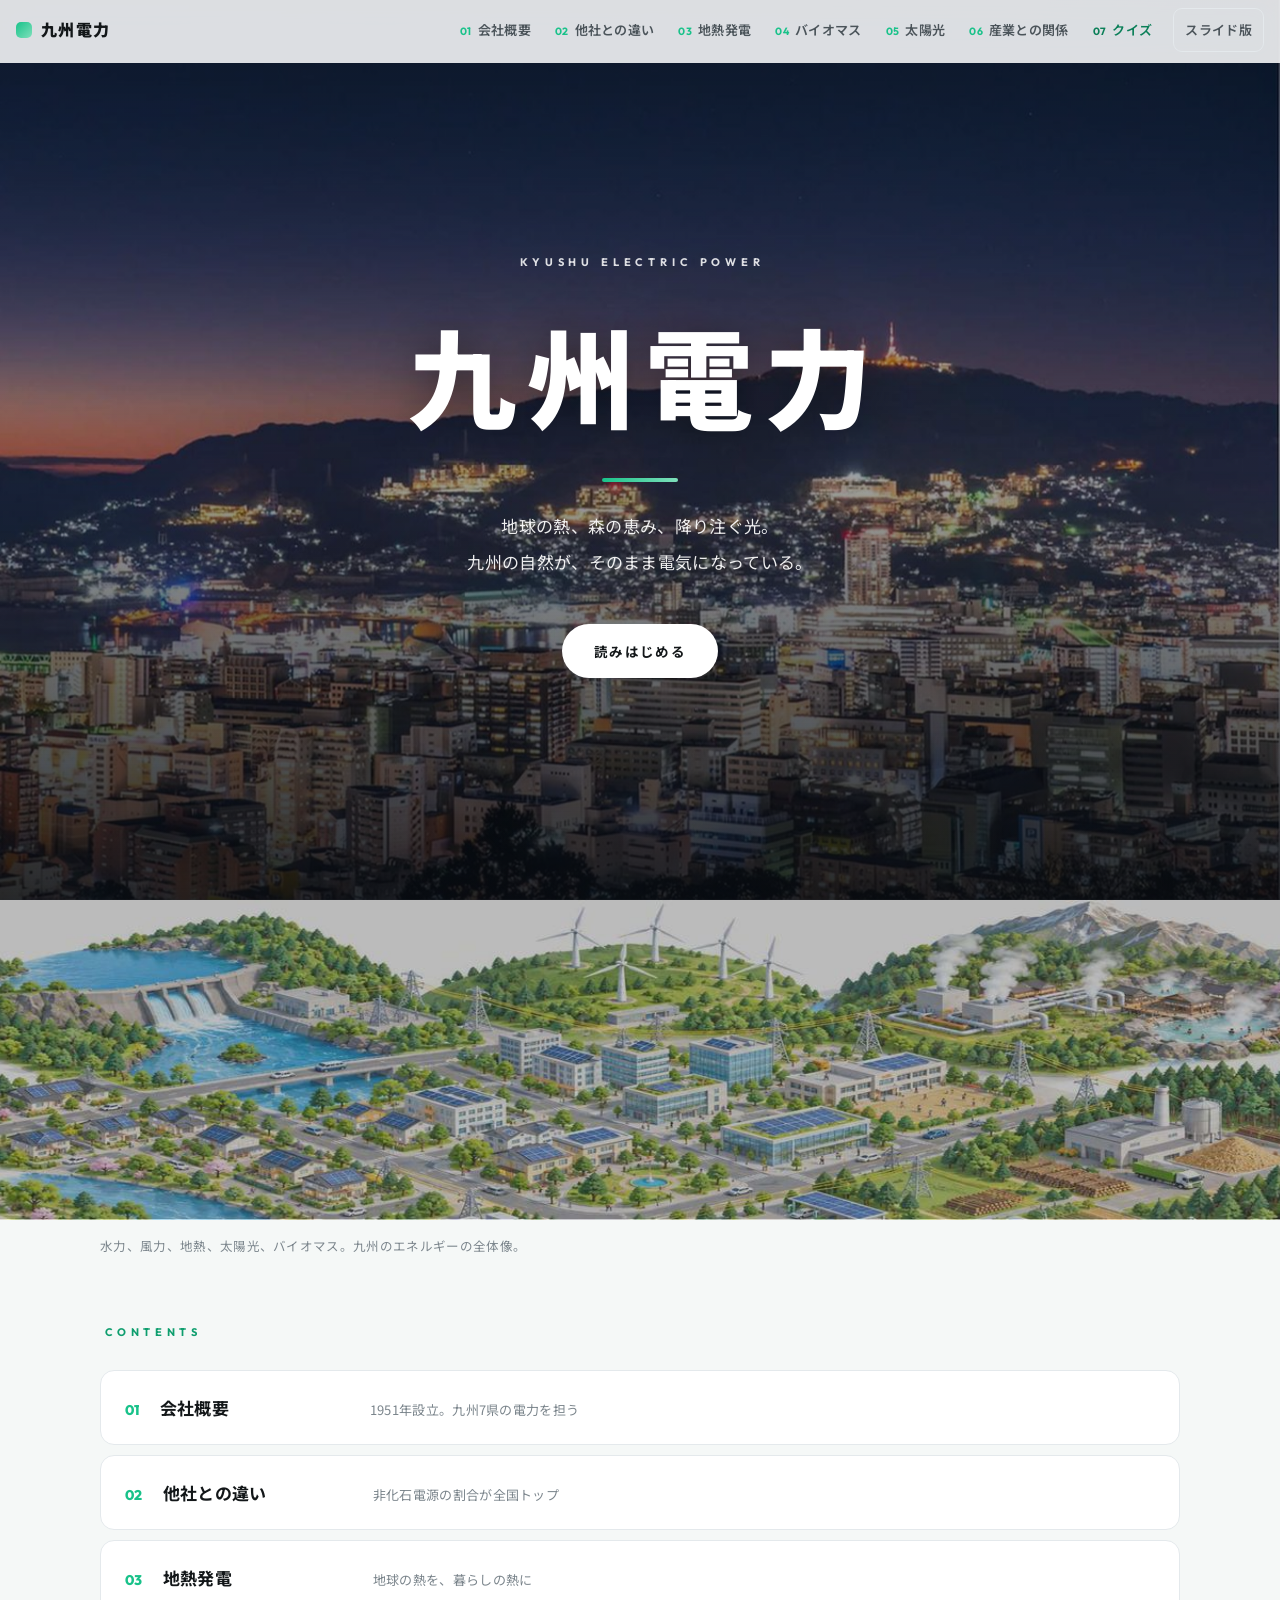
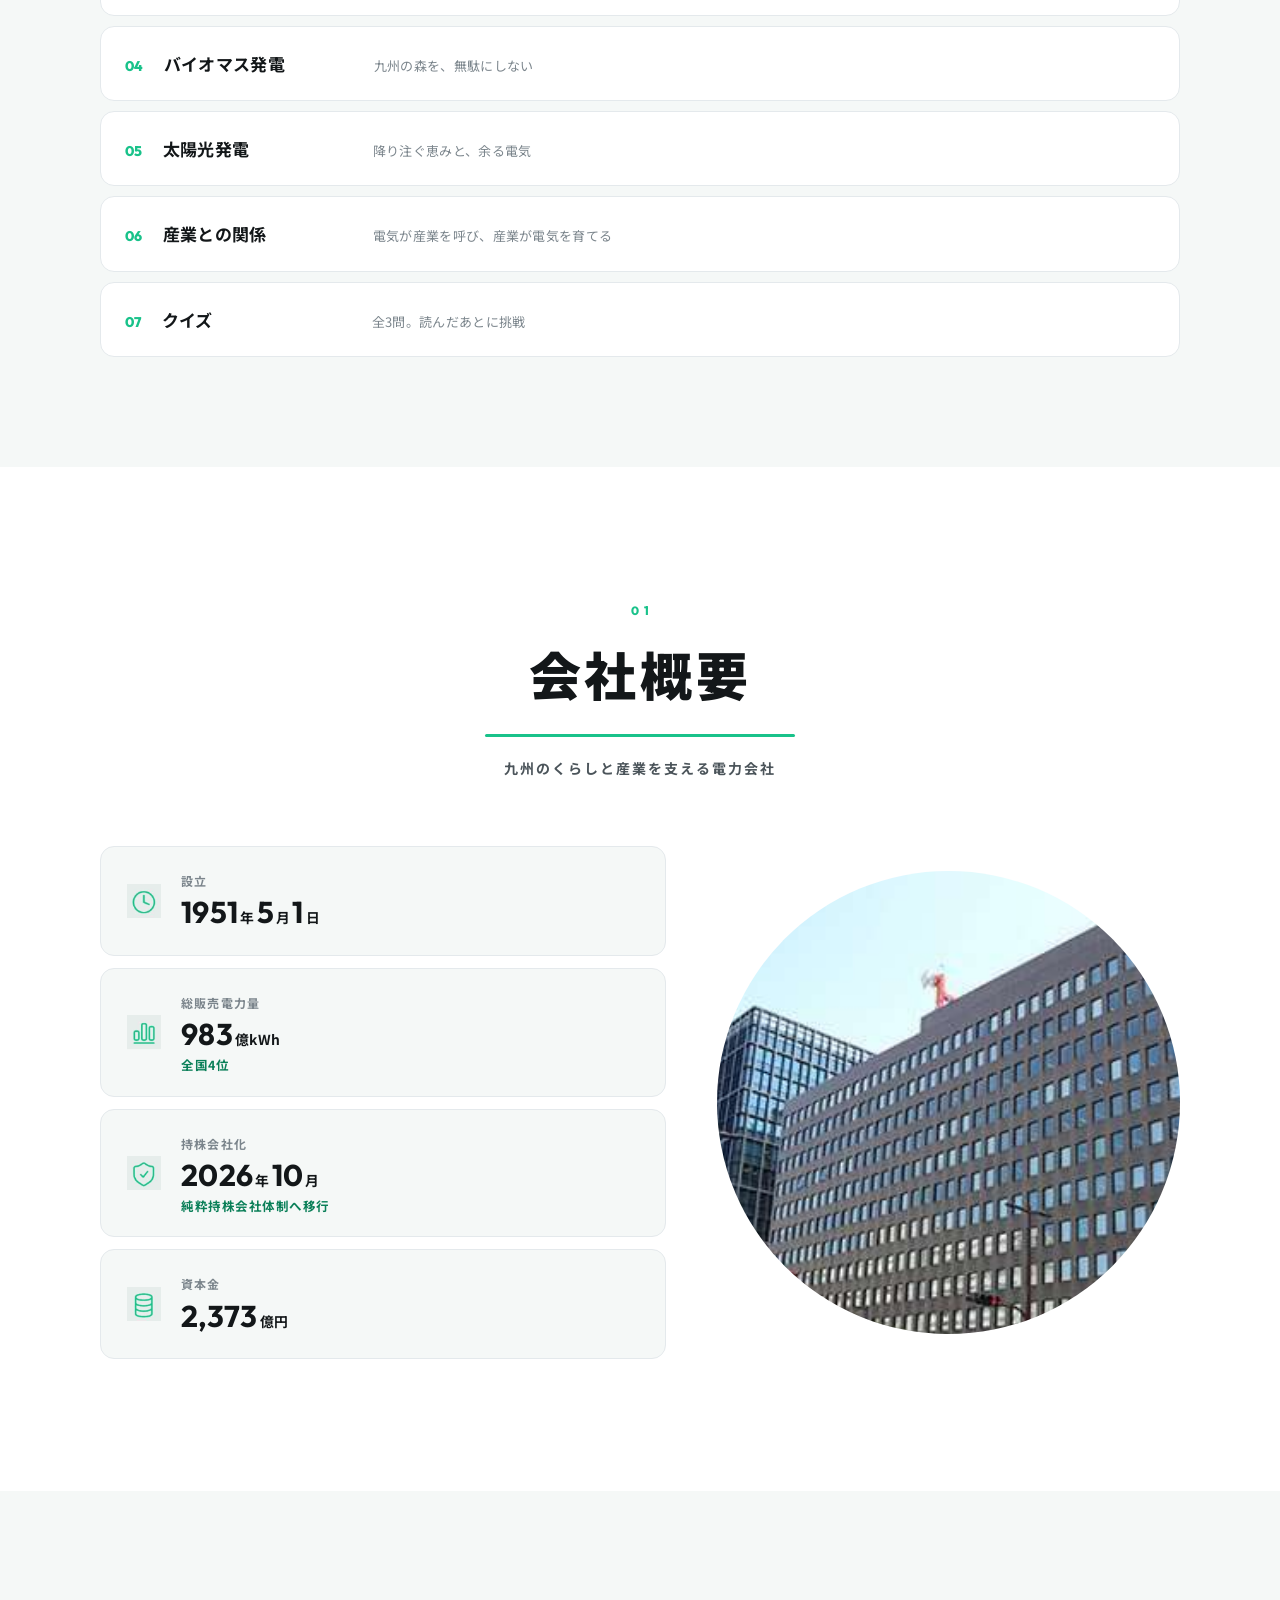
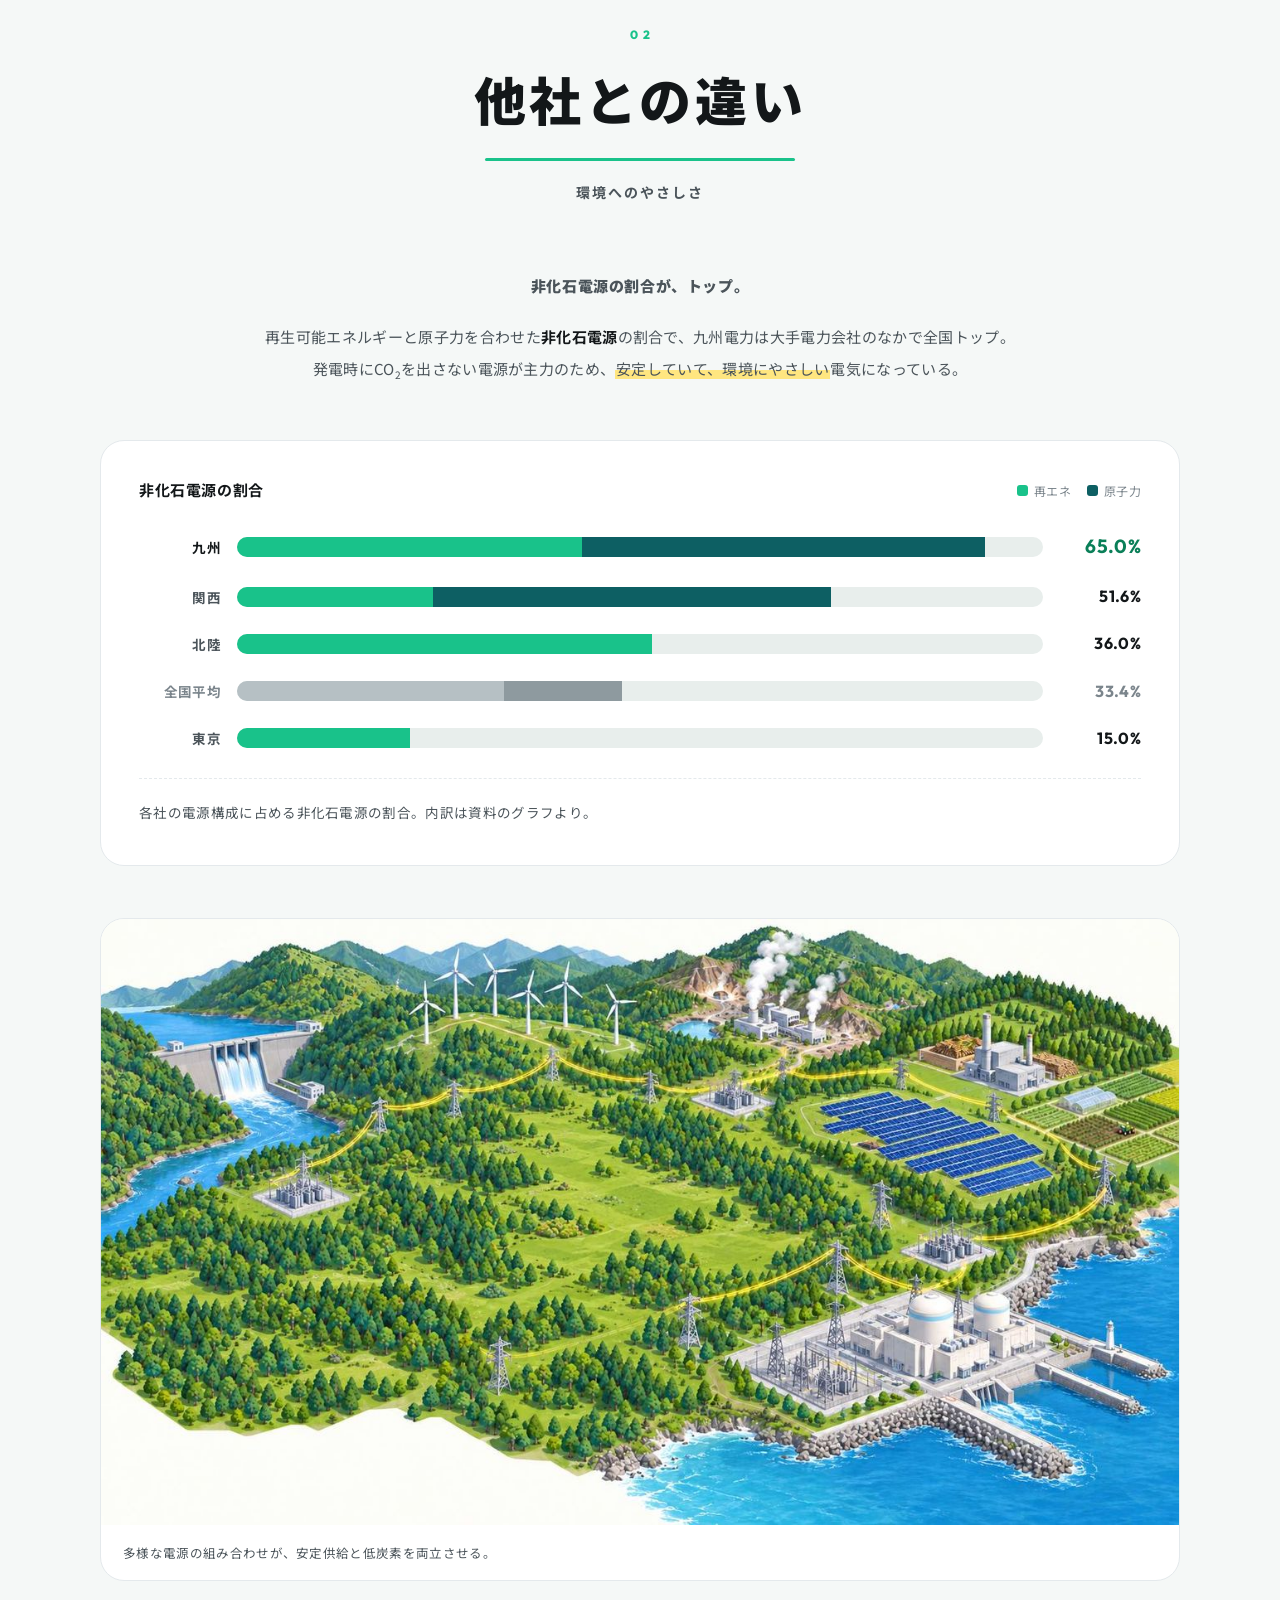
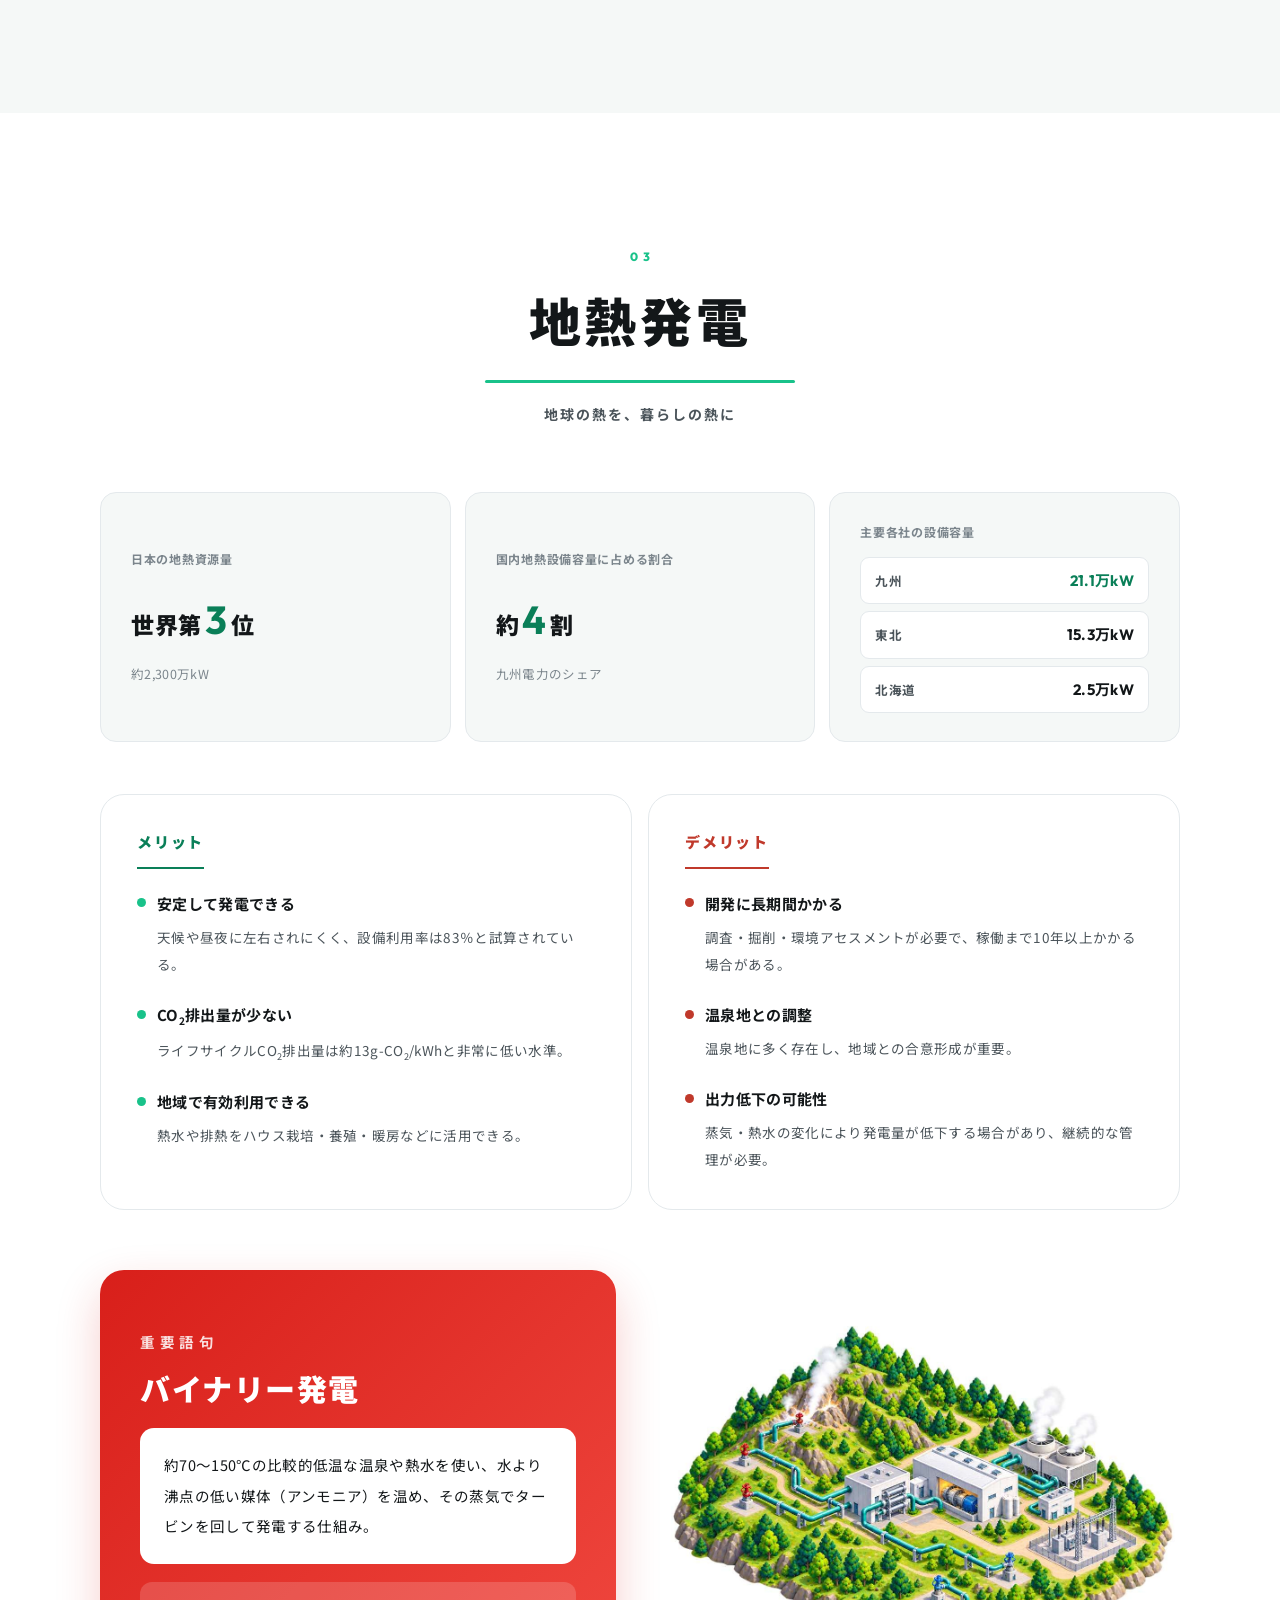
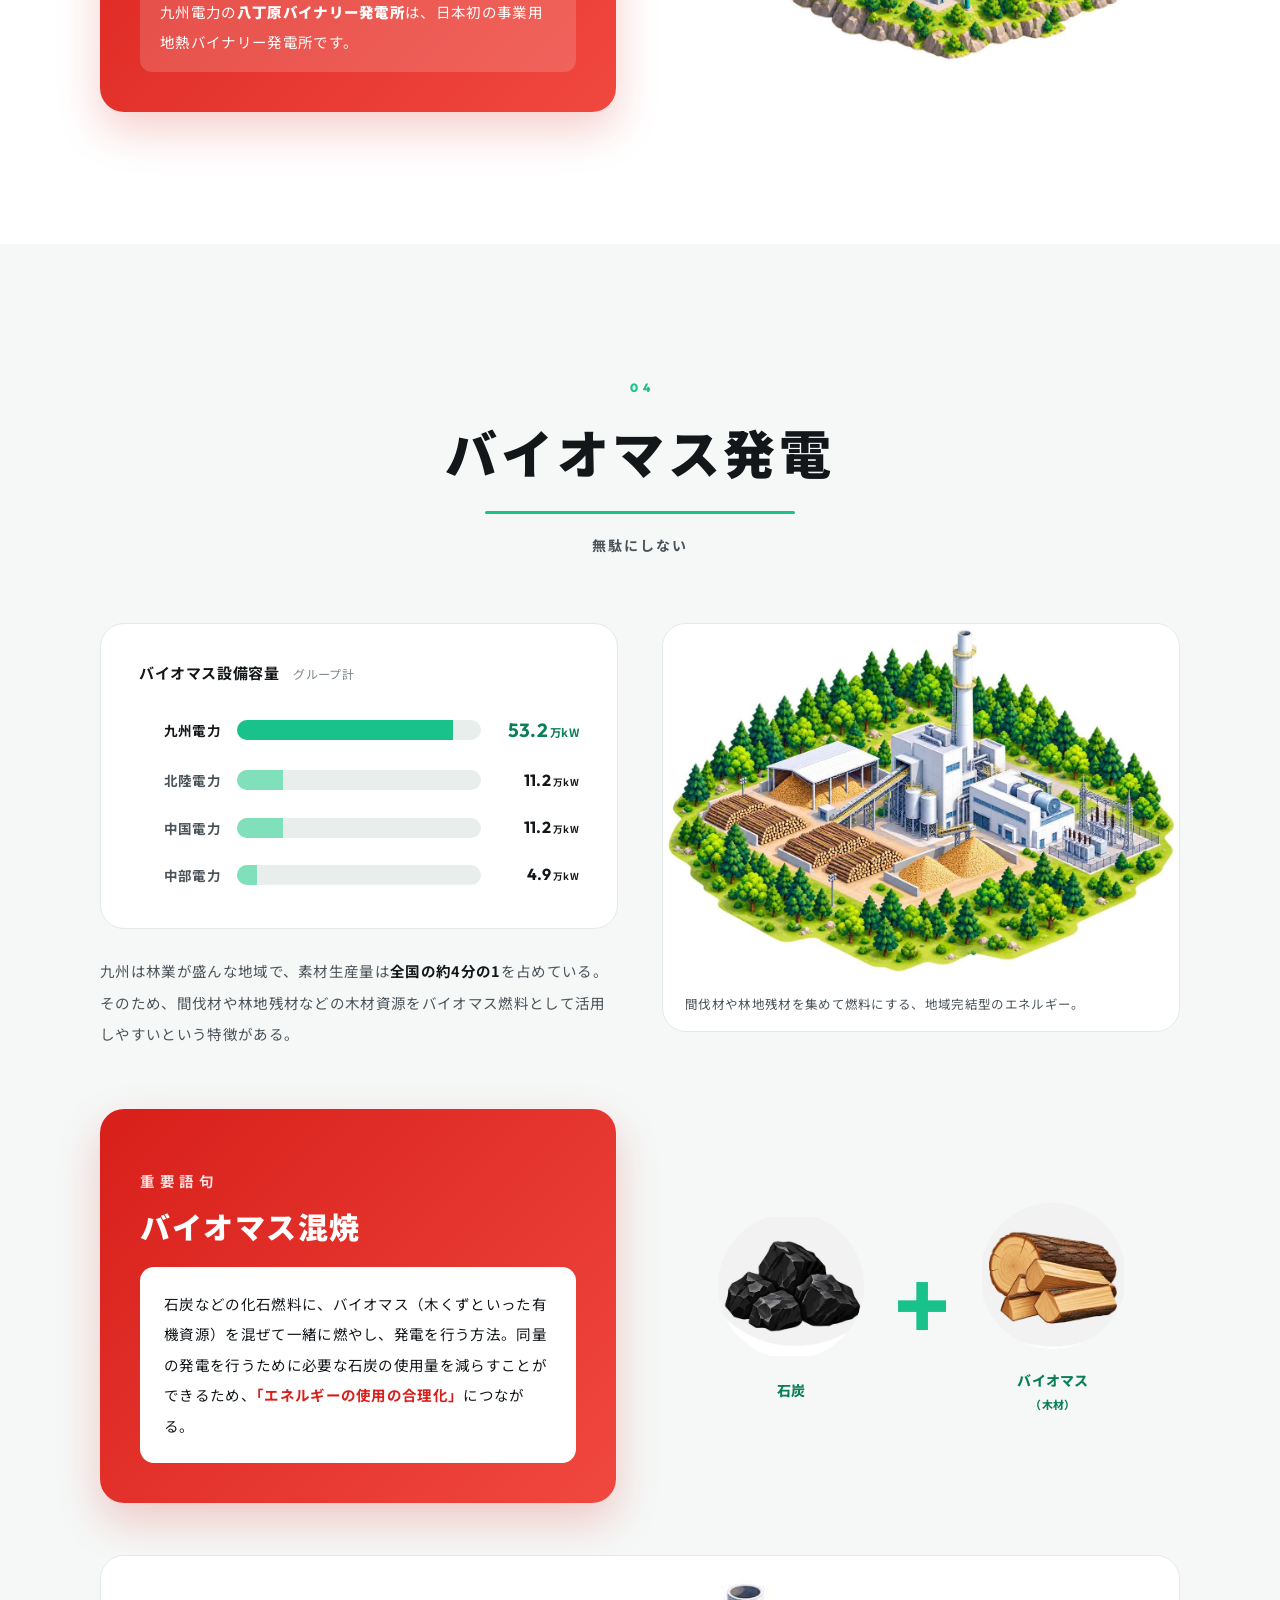
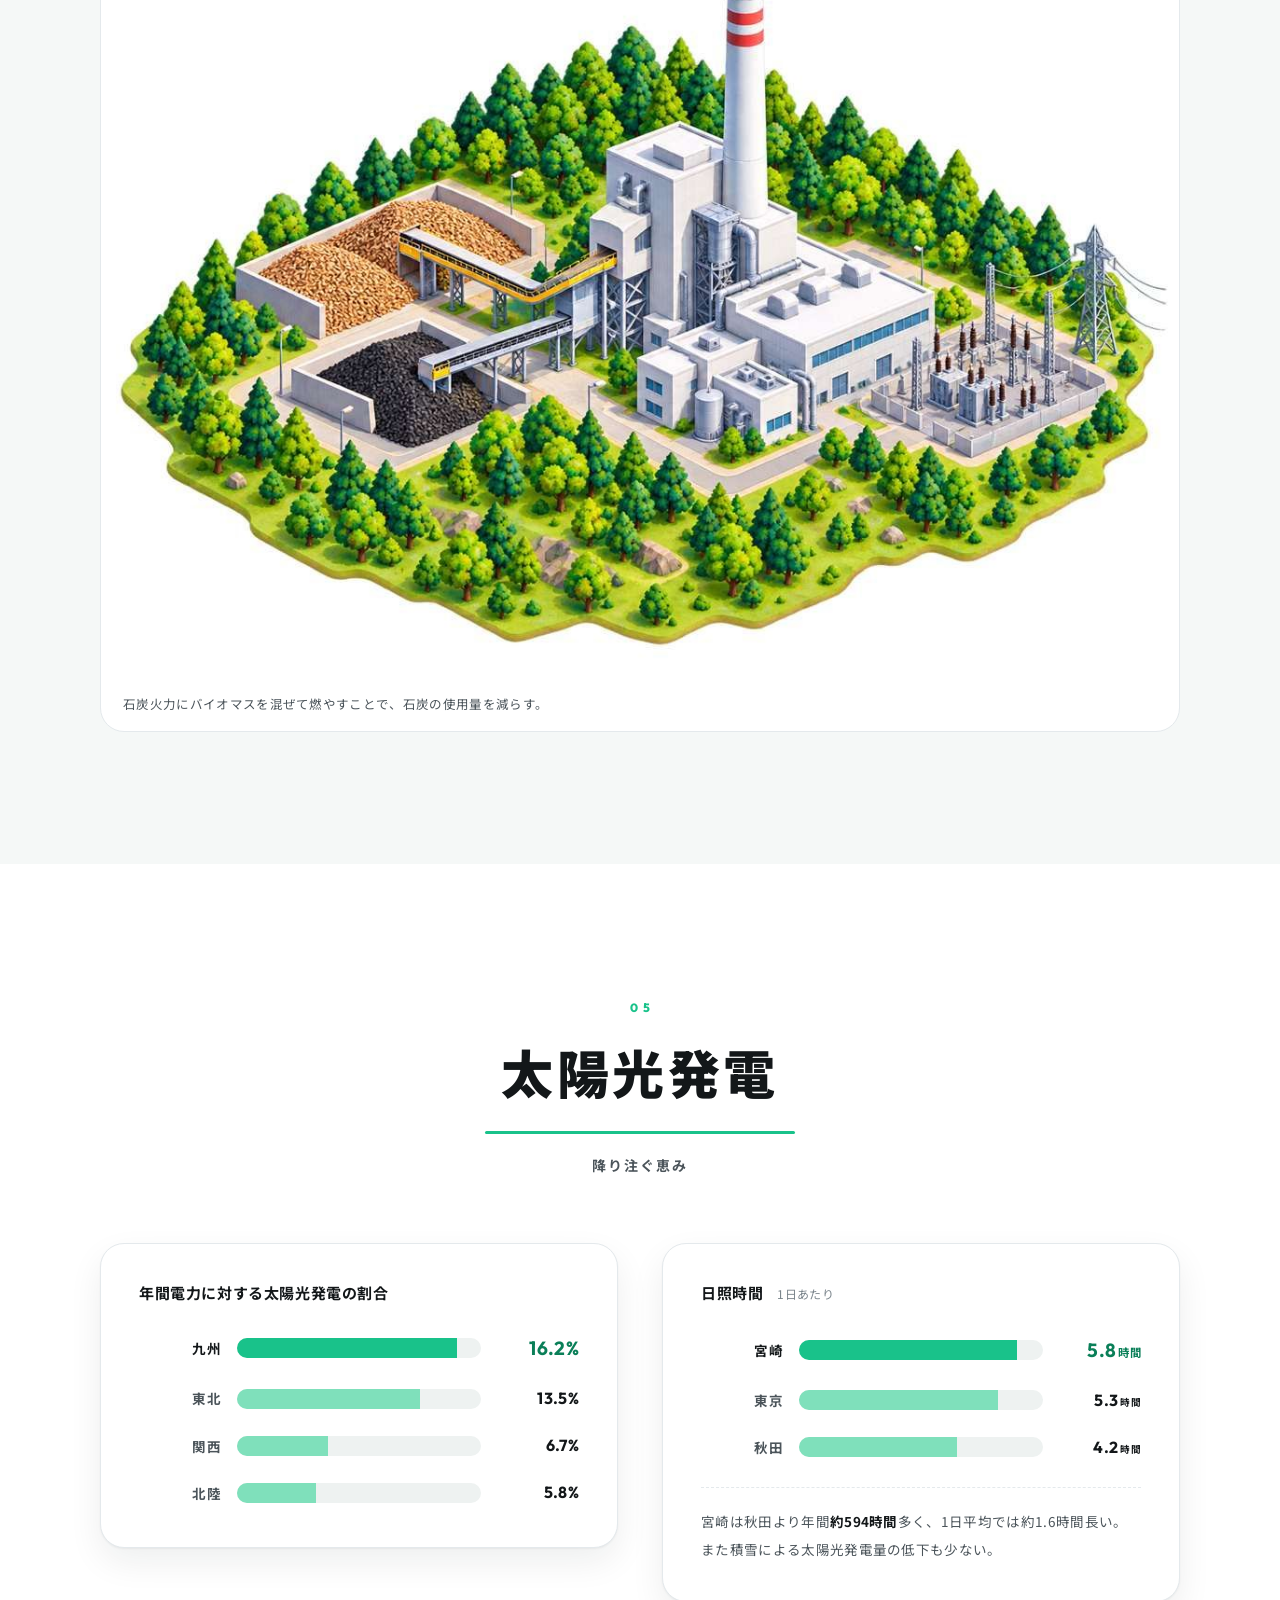
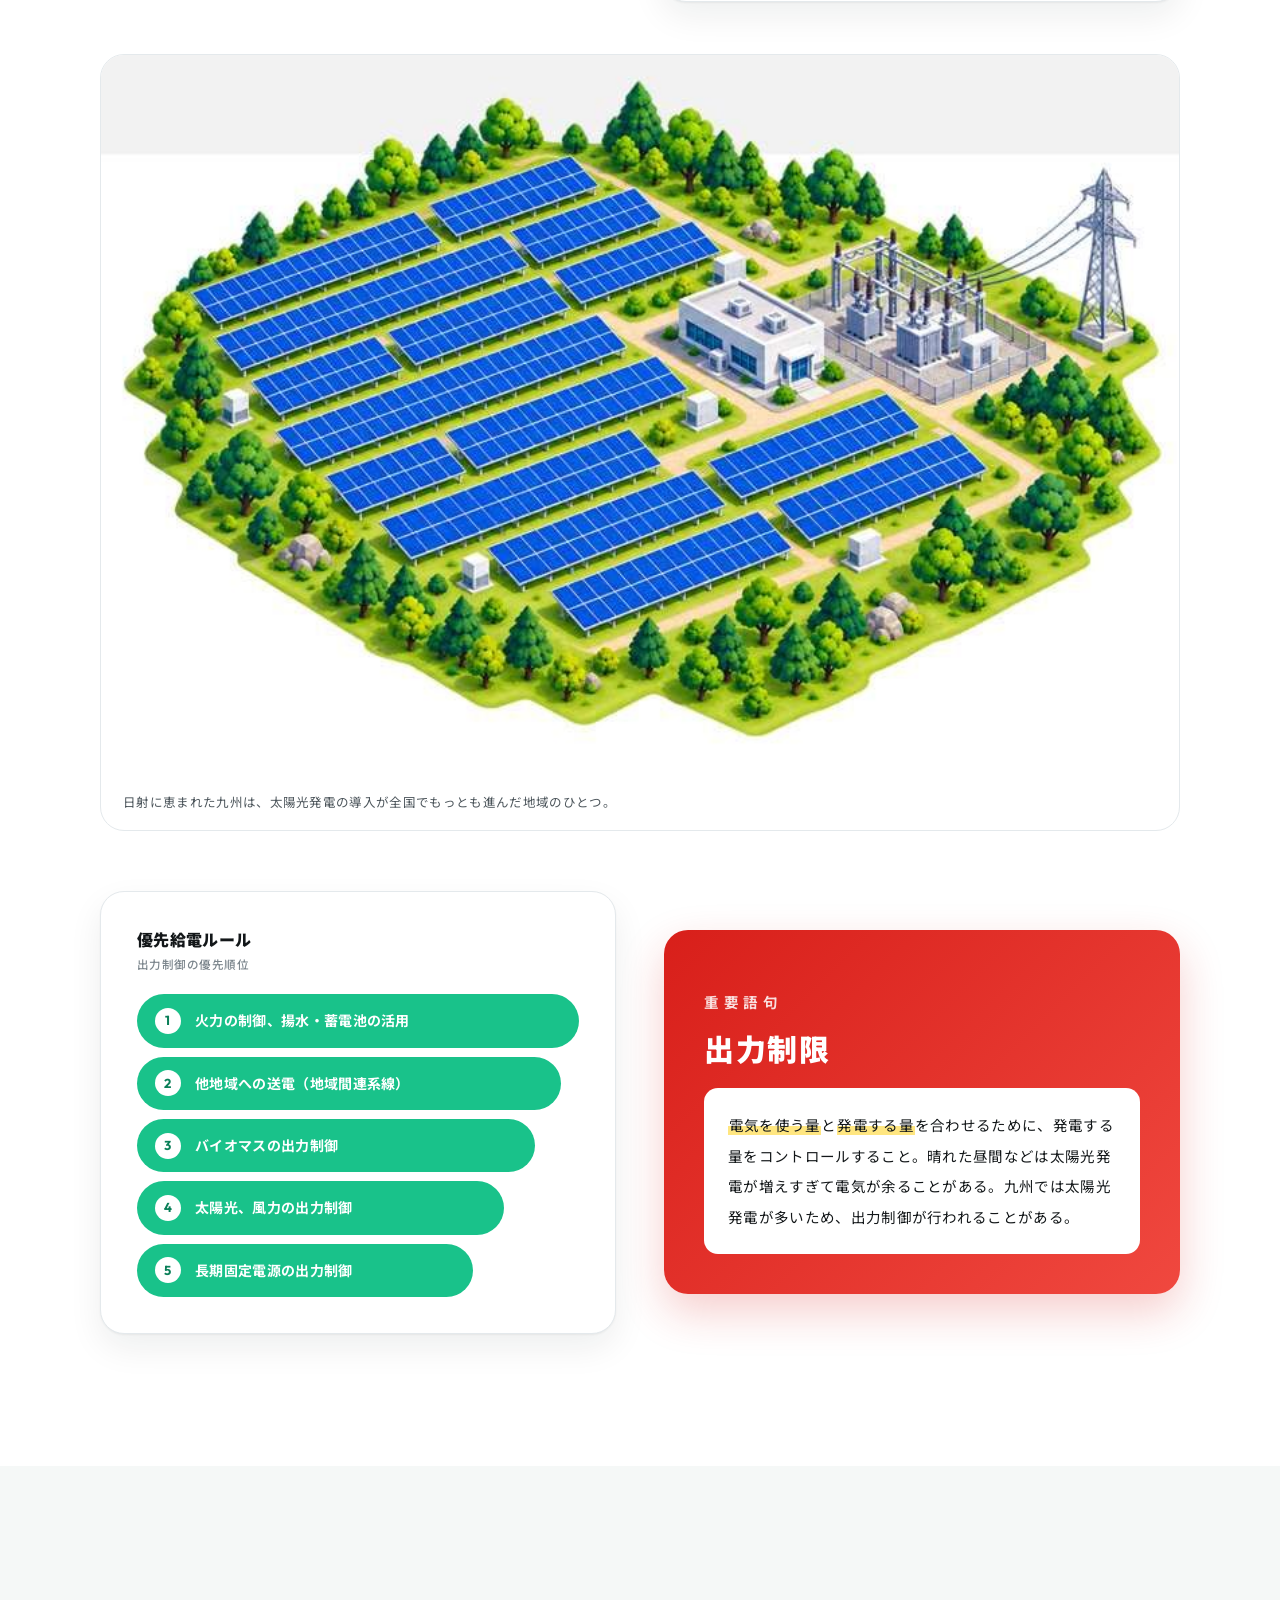
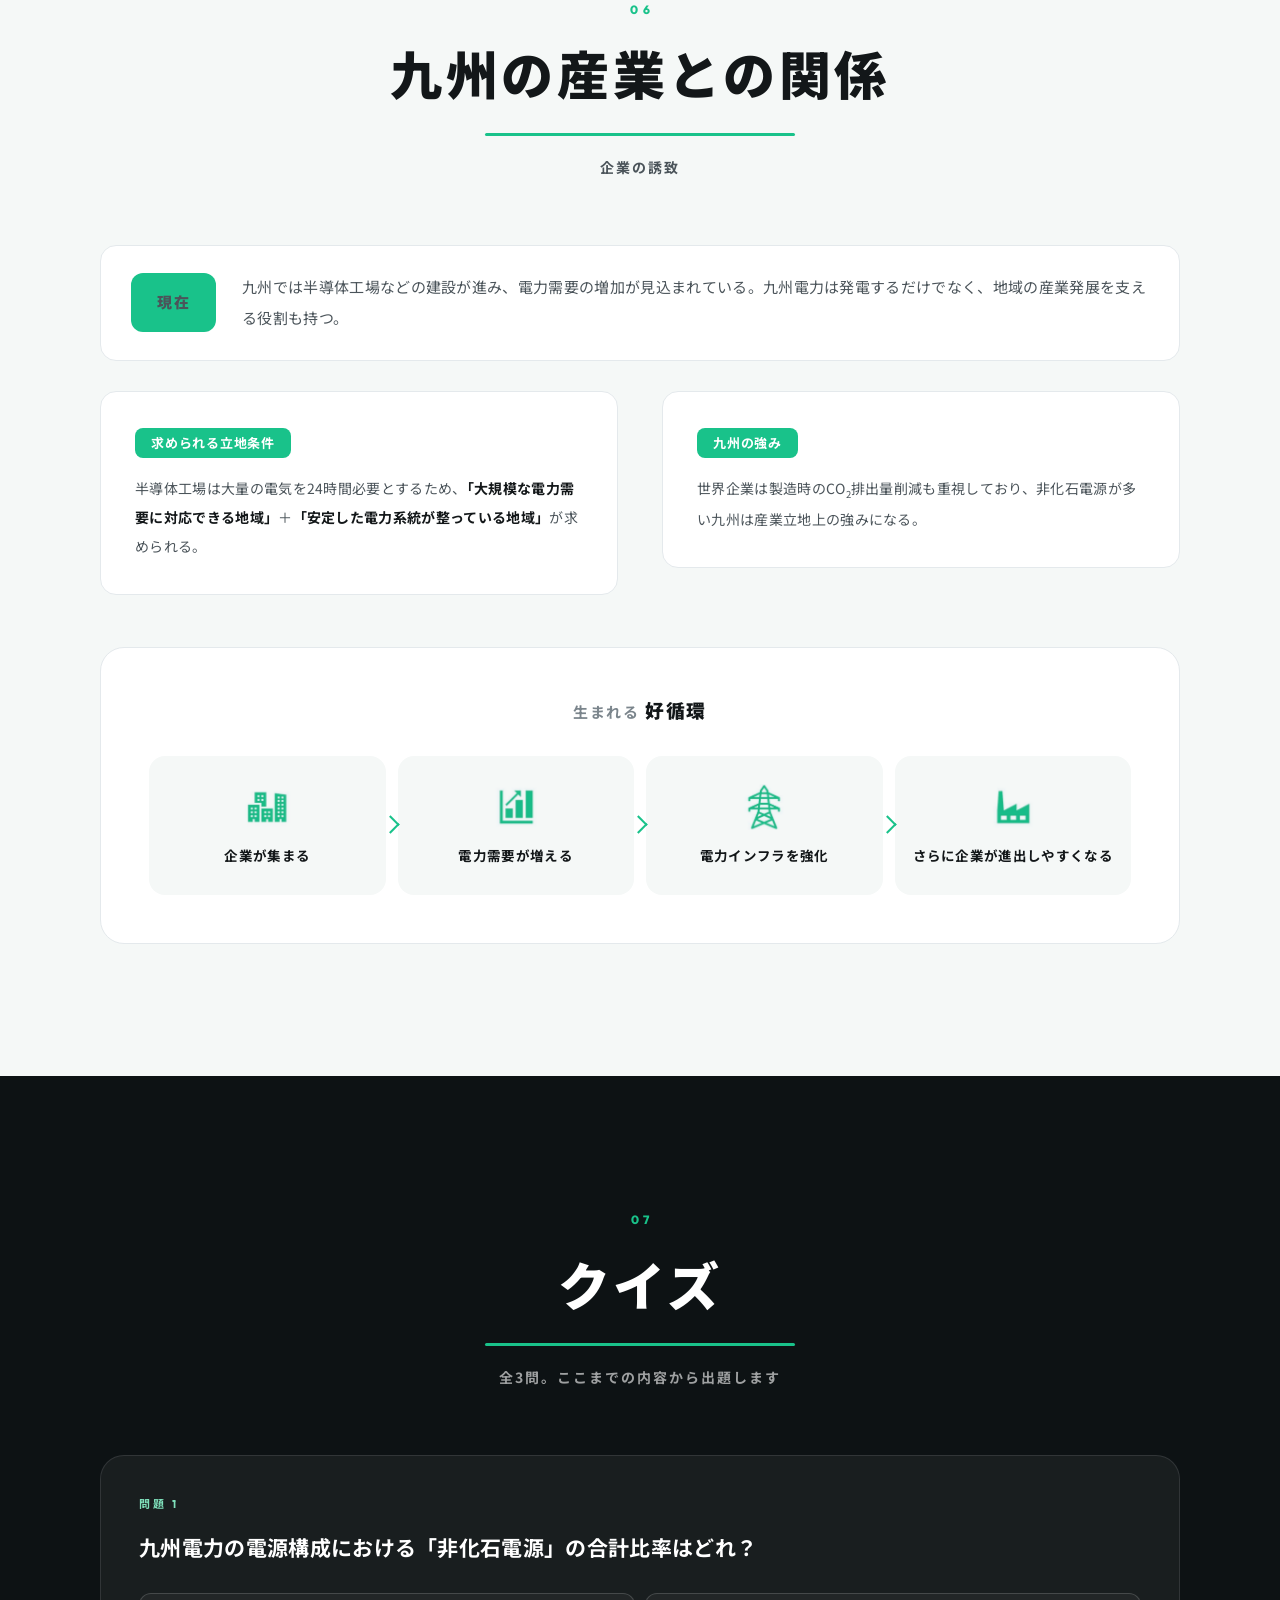
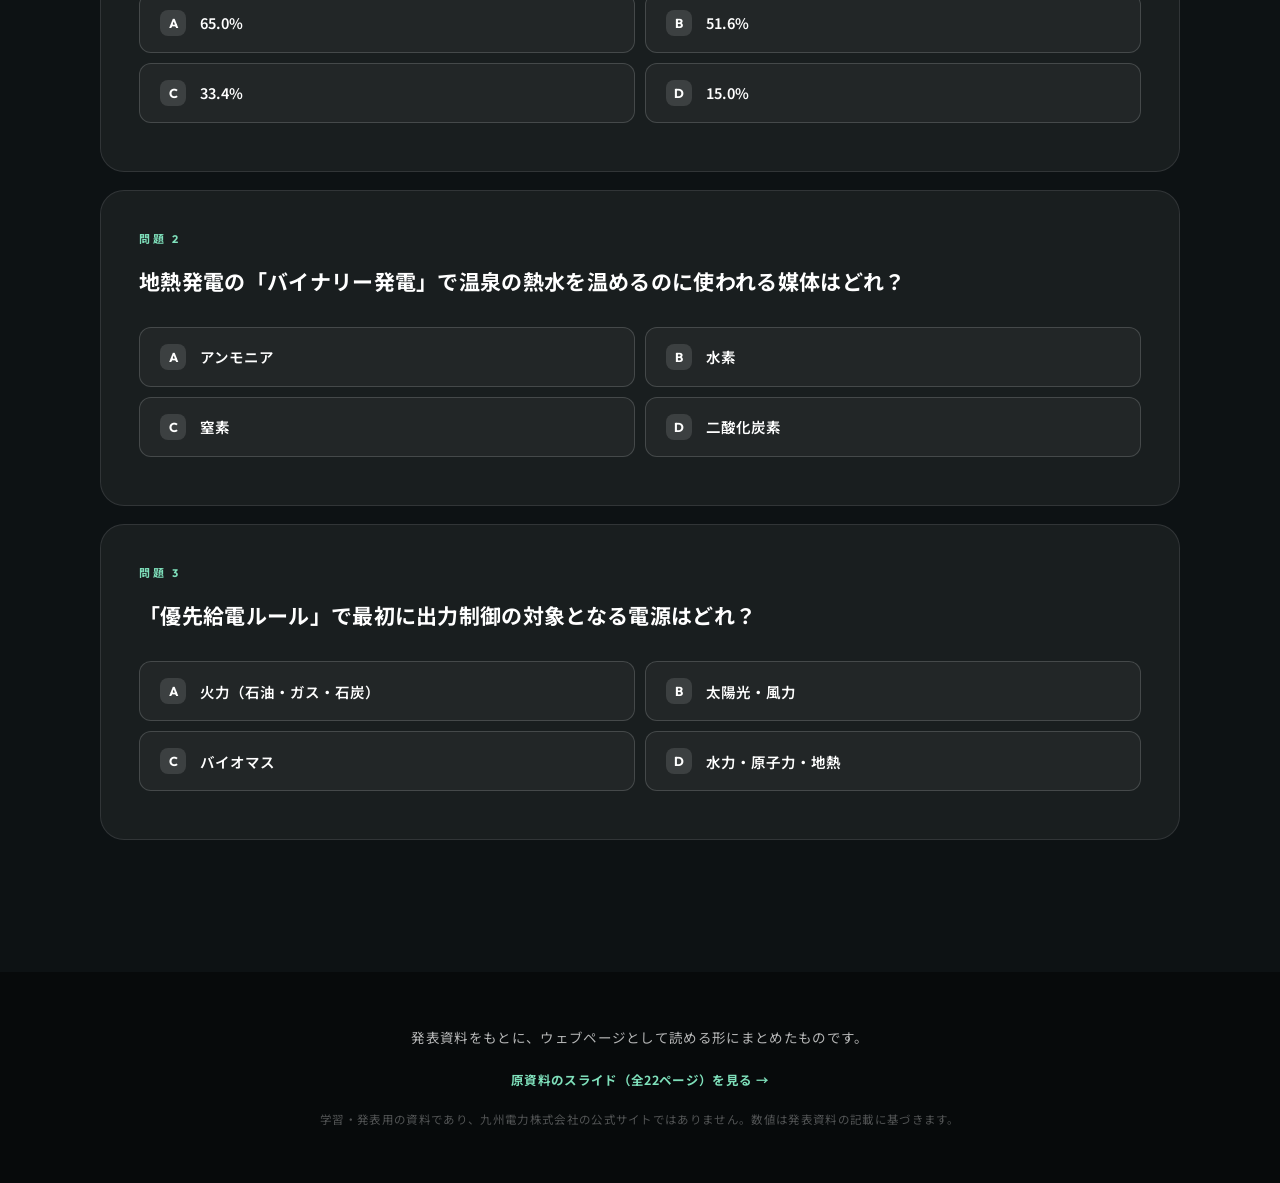
<file: index.html>
<!DOCTYPE html>
<html lang="ja">
<head>
<meta charset="UTF-8">
<meta name="viewport" content="width=device-width, initial-scale=1">
<title>九州電力｜九州のエネルギーを読む</title>
<meta name="description" content="九州電力の会社概要、非化石電源の割合、地熱・バイオマス・太陽光発電、そして九州の産業との関係。発表資料をウェブページとして読める形にまとめたもの。">
<link rel="preconnect" href="https://fonts.googleapis.com">
<link rel="preconnect" href="https://fonts.gstatic.com" crossorigin>
<link href="https://fonts.googleapis.com/css2?family=Noto+Sans+JP:wght@400;500;700;900&family=Outfit:wght@500;700;800&display=swap" rel="stylesheet">
<link rel="stylesheet" href="css/site.css">
<link rel="icon" href="data:image/svg+xml,<svg xmlns='http://www.w3.org/2000/svg' viewBox='0 0 100 100'><text y='.9em' font-size='90'>⚡</text></svg>">
</head>
<body>
<a class="skip" href="#c01">本文へスキップ</a>

<header class="nav" id="nav">
  <div class="nav__in">
    <a class="nav__brand" href="#top"><span class="nav__mark" aria-hidden="true"></span>九州電力</a>
    <button class="nav__toggle" id="navToggle" type="button" aria-expanded="false" aria-controls="navMenu" aria-label="メニュー">
      <span></span><span></span><span></span>
    </button>
    <nav class="nav__menu" id="navMenu" aria-label="目次">
      <a href="#c01"><i>01</i>会社概要</a>
      <a href="#c02"><i>02</i>他社との違い</a>
      <a href="#c03"><i>03</i>地熱発電</a>
      <a href="#c04"><i>04</i>バイオマス</a>
      <a href="#c05"><i>05</i>太陽光</a>
      <a href="#c06"><i>06</i>産業との関係</a>
      <a href="#c07"><i>07</i>クイズ</a>
      <a class="nav__alt" href="slides.html">スライド版</a>
    </nav>
  </div>
  <div class="nav__bar"><span id="progress"></span></div>
</header>

<!-- ============================= hero ============================= -->
<section class="hero" id="top">
  <img class="hero__img" src="assets/img/hero-wide.jpg" alt="夜明けの九州の街並みと夜景">
  <div class="hero__veil"></div>
  <div class="hero__in">
    <p class="hero__eyebrow">KYUSHU ELECTRIC POWER</p>
    <h1 class="hero__title">九州電力</h1>
    <p class="hero__lead">地球の熱、森の恵み、降り注ぐ光。<br>九州の自然が、そのまま電気になっている。</p>
    <a class="hero__cta" href="#toc">読みはじめる</a>
  </div>
</section>

<!-- ============================= 目次 ============================= -->
<section class="toc" id="toc">
  <figure class="toc__band">
    <img src="assets/img/contents-banner.jpg" alt="水力・風力・地熱・太陽光・バイオマスが並ぶ九州のエネルギーのイラスト">
    <figcaption>水力、風力、地熱、太陽光、バイオマス。九州のエネルギーの全体像。</figcaption>
  </figure>
  <div class="wrap">
    <p class="eyebrow">CONTENTS</p>
    <ol class="toc__list">
      <li><a href="#c01"><i>01</i><b>会社概要</b><span>1951年設立。九州7県の電力を担う</span></a></li>
      <li><a href="#c02"><i>02</i><b>他社との違い</b><span>非化石電源の割合が全国トップ</span></a></li>
      <li><a href="#c03"><i>03</i><b>地熱発電</b><span>地球の熱を、暮らしの熱に</span></a></li>
      <li><a href="#c04"><i>04</i><b>バイオマス発電</b><span>九州の森を、無駄にしない</span></a></li>
      <li><a href="#c05"><i>05</i><b>太陽光発電</b><span>降り注ぐ恵みと、余る電気</span></a></li>
      <li><a href="#c06"><i>06</i><b>産業との関係</b><span>電気が産業を呼び、産業が電気を育てる</span></a></li>
      <li><a href="#c07"><i>07</i><b>クイズ</b><span>全3問。読んだあとに挑戦</span></a></li>
    </ol>
  </div>
</section>

<main>

<!-- ============================= 01 ============================= -->
<section class="sec" id="c01">
  <div class="wrap">
    <header class="sec__head r">
      <p class="sec__num">01</p>
      <h2 class="sec__title">会社概要</h2>
      <p class="sec__sub">九州のくらしと産業を支える電力会社</p>
    </header>

    <div class="profile">
      <dl class="facts">
        <div class="fact r">
          <img src="assets/img/ic-clock.jpg" alt="" class="fact__ic">
          <div><dt>設立</dt><dd>1951<small>年</small>5<small>月</small>1<small>日</small></dd></div>
        </div>
        <div class="fact r">
          <img src="assets/img/ic-chart.jpg" alt="" class="fact__ic">
          <div><dt>総販売電力量</dt><dd>983<small>億kWh</small><em>全国4位</em></dd></div>
        </div>
        <div class="fact r">
          <img src="assets/img/ic-shield.jpg" alt="" class="fact__ic">
          <div><dt>持株会社化</dt><dd>2026<small>年</small>10<small>月</small><em>純粋持株会社体制へ移行</em></dd></div>
        </div>
        <div class="fact r">
          <img src="assets/img/ic-coins.jpg" alt="" class="fact__ic">
          <div><dt>資本金</dt><dd>2,373<small>億円</small></dd></div>
        </div>
      </dl>
      <figure class="profile__photo r">
        <img src="assets/img/hq.jpg" alt="九州電力の本社ビル">
      </figure>
    </div>
  </div>
</section>

<!-- ============================= 02 ============================= -->
<section class="sec sec--tint" id="c02">
  <div class="wrap">
    <header class="sec__head r">
      <p class="sec__num">02</p>
      <h2 class="sec__title">他社との違い</h2>
      <p class="sec__sub">環境へのやさしさ</p>
    </header>

    <div class="lead r">
      <p class="lead__big">非化石電源の割合が、トップ。</p>
      <p>再生可能エネルギーと原子力を合わせた<strong>非化石電源</strong>の割合で、九州電力は大手電力会社のなかで全国トップ。発電時にCO<sub>2</sub>を出さない電源が主力のため、<mark>安定していて、環境にやさしい</mark>電気になっている。</p>
    </div>

    <div class="chart r" data-chart>
      <div class="chart__head">
        <h3>非化石電源の割合</h3>
        <p class="legend"><span><i class="sw sw--g"></i>再エネ</span><span><i class="sw sw--t"></i>原子力</span></p>
      </div>
      <ul class="bars bars--stack">
        <li class="top">
          <span class="bars__name">九州</span>
          <span class="bars__track">
            <span class="bars__seg sw--g" style="--v:30.0"></span><span class="bars__seg sw--t" style="--v:35.0"></span>
          </span>
          <span class="bars__val" data-count="65.0">65.0%</span>
        </li>
        <li>
          <span class="bars__name">関西</span>
          <span class="bars__track">
            <span class="bars__seg sw--g" style="--v:17.0"></span><span class="bars__seg sw--t" style="--v:34.6"></span>
          </span>
          <span class="bars__val" data-count="51.6">51.6%</span>
        </li>
        <li>
          <span class="bars__name">北陸</span>
          <span class="bars__track"><span class="bars__seg sw--g" style="--v:36.0"></span></span>
          <span class="bars__val" data-count="36.0">36.0%</span>
        </li>
        <li class="avg">
          <span class="bars__name">全国平均</span>
          <span class="bars__track">
            <span class="bars__seg sw--g" style="--v:23.2"></span><span class="bars__seg sw--t" style="--v:10.2"></span>
          </span>
          <span class="bars__val" data-count="33.4">33.4%</span>
        </li>
        <li>
          <span class="bars__name">東京</span>
          <span class="bars__track"><span class="bars__seg sw--g" style="--v:15.0"></span></span>
          <span class="bars__val" data-count="15.0">15.0%</span>
        </li>
      </ul>
      <p class="chart__note">各社の電源構成に占める非化石電源の割合。内訳は資料のグラフより。</p>
    </div>

    <figure class="fig fig--wide r">
      <img src="assets/img/iso-energy.jpg" alt="ダム、風車、地熱、太陽光、バイオマスが並ぶ九州のエネルギーのイラスト">
      <figcaption>多様な電源の組み合わせが、安定供給と低炭素を両立させる。</figcaption>
    </figure>
  </div>
</section>

<!-- ============================= 03 ============================= -->
<section class="sec" id="c03">
  <div class="wrap">
    <header class="sec__head r">
      <p class="sec__num">03</p>
      <h2 class="sec__title">地熱発電</h2>
      <p class="sec__sub">地球の熱を、暮らしの熱に</p>
    </header>

    <ul class="stats r">
      <li><p class="stats__k">日本の地熱資源量</p><p class="stats__v">世界第<b>3</b>位</p><p class="stats__n">約2,300万kW</p></li>
      <li><p class="stats__k">国内地熱設備容量に占める割合</p><p class="stats__v">約<b>4</b>割</p><p class="stats__n">九州電力のシェア</p></li>
      <li>
        <p class="stats__k">主要各社の設備容量</p>
        <ul class="ranks">
          <li><span>九州</span><b>21.1万kW</b></li>
          <li><span>東北</span><b>15.3万kW</b></li>
          <li><span>北海道</span><b>2.5万kW</b></li>
        </ul>
      </li>
    </ul>

    <div class="pc">
      <section class="pc__col pc__col--pro r">
        <h3>メリット</h3>
        <dl>
          <dt>安定して発電できる</dt>
          <dd>天候や昼夜に左右されにくく、設備利用率は83％と試算されている。</dd>
          <dt>CO<sub>2</sub>排出量が少ない</dt>
          <dd>ライフサイクルCO<sub>2</sub>排出量は約13g-CO<sub>2</sub>/kWhと非常に低い水準。</dd>
          <dt>地域で有効利用できる</dt>
          <dd>熱水や排熱をハウス栽培・養殖・暖房などに活用できる。</dd>
        </dl>
      </section>
      <section class="pc__col pc__col--con r">
        <h3>デメリット</h3>
        <dl>
          <dt>開発に長期間かかる</dt>
          <dd>調査・掘削・環境アセスメントが必要で、稼働まで10年以上かかる場合がある。</dd>
          <dt>温泉地との調整</dt>
          <dd>温泉地に多く存在し、地域との合意形成が重要。</dd>
          <dt>出力低下の可能性</dt>
          <dd>蒸気・熱水の変化により発電量が低下する場合があり、継続的な管理が必要。</dd>
        </dl>
      </section>
    </div>

    <div class="term r">
      <div class="term__body">
        <p class="term__tag">重要語句</p>
        <h3 class="term__word">バイナリー発電</h3>
        <p class="term__lead">約70〜150℃の比較的低温な温泉や熱水を使い、水より沸点の低い媒体（アンモニア）を温め、その蒸気でタービンを回して発電する仕組み。</p>
        <p class="term__pin">九州電力の<strong>八丁原バイナリー発電所</strong>は、日本初の事業用地熱バイナリー発電所です。</p>
      </div>
      <figure class="term__fig">
        <img src="assets/img/geothermal.jpg" alt="山あいの地熱発電所のイラスト">
      </figure>
    </div>
  </div>
</section>

<!-- ============================= 04 ============================= -->
<section class="sec sec--tint" id="c04">
  <div class="wrap">
    <header class="sec__head r">
      <p class="sec__num">04</p>
      <h2 class="sec__title">バイオマス発電</h2>
      <p class="sec__sub">無駄にしない</p>
    </header>

    <div class="split">
      <div class="r">
        <div class="chart chart--bare" data-chart>
          <div class="chart__head"><h3>バイオマス設備容量</h3><p class="chart__unit">グループ計</p></div>
          <ul class="bars">
            <li class="top"><span class="bars__name">九州電力</span><span class="bars__track"><span class="bars__seg sw--g" style="--v:53.2;--max:60"></span></span><span class="bars__val">53.2<small>万kW</small></span></li>
            <li><span class="bars__name">北陸電力</span><span class="bars__track"><span class="bars__seg sw--l" style="--v:11.2;--max:60"></span></span><span class="bars__val">11.2<small>万kW</small></span></li>
            <li><span class="bars__name">中国電力</span><span class="bars__track"><span class="bars__seg sw--l" style="--v:11.2;--max:60"></span></span><span class="bars__val">11.2<small>万kW</small></span></li>
            <li><span class="bars__name">中部電力</span><span class="bars__track"><span class="bars__seg sw--l" style="--v:4.9;--max:60"></span></span><span class="bars__val">4.9<small>万kW</small></span></li>
          </ul>
        </div>
        <p class="note r">九州は林業が盛んな地域で、素材生産量は<strong>全国の約4分の1</strong>を占めている。そのため、間伐材や林地残材などの木材資源をバイオマス燃料として活用しやすいという特徴がある。</p>
      </div>
      <figure class="fig r">
        <img src="assets/img/biomass.jpg" alt="木材を燃料にするバイオマス発電所のイラスト">
        <figcaption>間伐材や林地残材を集めて燃料にする、地域完結型のエネルギー。</figcaption>
      </figure>
    </div>

    <div class="term r">
      <div class="term__body">
        <p class="term__tag">重要語句</p>
        <h3 class="term__word">バイオマス混焼</h3>
        <p class="term__lead">石炭などの化石燃料に、バイオマス（木くずといった有機資源）を混ぜて一緒に燃やし、発電を行う方法。同量の発電を行うために必要な石炭の使用量を減らすことができるため、<strong>「エネルギーの使用の合理化」</strong>につながる。</p>
      </div>
      <div class="term__fig mix">
        <figure><img src="assets/img/coal.jpg" alt="石炭"><figcaption>石炭</figcaption></figure>
        <img class="mix__plus" src="assets/deco/plus.png" alt="プラス">
        <figure><img src="assets/img/wood.jpg" alt="木材"><figcaption>バイオマス<small>（木材）</small></figcaption></figure>
      </div>
    </div>

    <figure class="fig fig--wide r">
      <img src="assets/img/cofire.jpg" alt="石炭とバイオマスを混ぜて燃やす発電所のイラスト">
      <figcaption>石炭火力にバイオマスを混ぜて燃やすことで、石炭の使用量を減らす。</figcaption>
    </figure>
  </div>
</section>

<!-- ============================= 05 ============================= -->
<section class="sec" id="c05">
  <div class="wrap">
    <header class="sec__head r">
      <p class="sec__num">05</p>
      <h2 class="sec__title">太陽光発電</h2>
      <p class="sec__sub">降り注ぐ恵み</p>
    </header>

    <div class="split">
      <div class="chart r" data-chart>
        <div class="chart__head"><h3>年間電力に対する太陽光発電の割合</h3></div>
        <ul class="bars">
          <li class="top"><span class="bars__name">九州</span><span class="bars__track"><span class="bars__seg sw--g" style="--v:16.2;--max:18"></span></span><span class="bars__val">16.2%</span></li>
          <li><span class="bars__name">東北</span><span class="bars__track"><span class="bars__seg sw--l" style="--v:13.5;--max:18"></span></span><span class="bars__val">13.5%</span></li>
          <li><span class="bars__name">関西</span><span class="bars__track"><span class="bars__seg sw--l" style="--v:6.7;--max:18"></span></span><span class="bars__val">6.7%</span></li>
          <li><span class="bars__name">北陸</span><span class="bars__track"><span class="bars__seg sw--l" style="--v:5.8;--max:18"></span></span><span class="bars__val">5.8%</span></li>
        </ul>
      </div>
      <div class="chart r" data-chart>
        <div class="chart__head"><h3>日照時間</h3><p class="chart__unit">1日あたり</p></div>
        <ul class="bars">
          <li class="top"><span class="bars__name">宮崎</span><span class="bars__track"><span class="bars__seg sw--g" style="--v:5.8;--max:6.5"></span></span><span class="bars__val">5.8<small>時間</small></span></li>
          <li><span class="bars__name">東京</span><span class="bars__track"><span class="bars__seg sw--l" style="--v:5.3;--max:6.5"></span></span><span class="bars__val">5.3<small>時間</small></span></li>
          <li><span class="bars__name">秋田</span><span class="bars__track"><span class="bars__seg sw--l" style="--v:4.2;--max:6.5"></span></span><span class="bars__val">4.2<small>時間</small></span></li>
        </ul>
        <p class="chart__note">宮崎は秋田より年間<strong>約594時間</strong>多く、1日平均では約1.6時間長い。また積雪による太陽光発電量の低下も少ない。</p>
      </div>
    </div>

    <figure class="fig fig--wide r">
      <img src="assets/img/solar.jpg" alt="広大なメガソーラー発電所のイラスト">
      <figcaption>日射に恵まれた九州は、太陽光発電の導入が全国でもっとも進んだ地域のひとつ。</figcaption>
    </figure>

    <div class="term term--rev r">
      <div class="term__body">
        <p class="term__tag">重要語句</p>
        <h3 class="term__word">出力制限</h3>
        <p class="term__lead"><mark>電気を使う量</mark>と<mark>発電する量</mark>を合わせるために、発電する量をコントロールすること。晴れた昼間などは太陽光発電が増えすぎて電気が余ることがある。九州では太陽光発電が多いため、出力制御が行われることがある。</p>
      </div>
      <div class="term__fig">
        <div class="rule">
          <h3 class="rule__head">優先給電ルール<small>出力制御の優先順位</small></h3>
          <ol class="rule__list">
            <li><i>1</i>火力の制御、揚水・蓄電池の活用</li>
            <li><i>2</i>他地域への送電（地域間連系線）</li>
            <li><i>3</i>バイオマスの出力制御</li>
            <li><i>4</i>太陽光、風力の出力制御</li>
            <li><i>5</i>長期固定電源の出力制御</li>
          </ol>
        </div>
      </div>
    </div>
  </div>
</section>

<!-- ============================= 06 ============================= -->
<section class="sec sec--tint" id="c06">
  <div class="wrap">
    <header class="sec__head r">
      <p class="sec__num">06</p>
      <h2 class="sec__title">九州の産業との関係</h2>
      <p class="sec__sub">企業の誘致</p>
    </header>

    <div class="now r">
      <p class="now__tag">現在</p>
      <p>九州では半導体工場などの建設が進み、電力需要の増加が見込まれている。九州電力は発電するだけでなく、地域の産業発展を支える役割も持つ。</p>
    </div>

    <div class="split">
      <article class="panel r">
        <h3 class="panel__tag">求められる立地条件</h3>
        <p>半導体工場は大量の電気を24時間必要とするため、<strong>「大規模な電力需要に対応できる地域」</strong>＋<strong>「安定した電力系統が整っている地域」</strong>が求められる。</p>
      </article>
      <article class="panel r">
        <h3 class="panel__tag">九州の強み</h3>
        <p>世界企業は製造時のCO<sub>2</sub>排出量削減も重視しており、非化石電源が多い九州は産業立地上の強みになる。</p>
      </article>
    </div>

    <div class="cycle r">
      <h3 class="cycle__head">生まれる<b>好循環</b></h3>
      <ol class="cycle__list">
        <li><img src="assets/img/ic-building.jpg" alt=""><b>企業が集まる</b></li>
        <li><img src="assets/img/ic-growth.jpg" alt=""><b>電力需要が増える</b></li>
        <li><img src="assets/img/ic-pylon.jpg" alt=""><b>電力インフラを強化</b></li>
        <li><img src="assets/img/ic-factory.jpg" alt=""><b>さらに企業が進出しやすくなる</b></li>
      </ol>
    </div>
  </div>
</section>

<!-- ============================= 07 ============================= -->
<section class="sec sec--dark" id="c07">
  <div class="wrap">
    <header class="sec__head sec__head--light r">
      <p class="sec__num">07</p>
      <h2 class="sec__title">クイズ</h2>
      <p class="sec__sub">全3問。ここまでの内容から出題します</p>
    </header>

    <div class="quiz" id="quiz">
      <article class="q r" data-answer="A">
        <p class="q__no">問題 1</p>
        <h3 class="q__text">九州電力の電源構成における「非化石電源」の合計比率はどれ？</h3>
        <div class="q__choices">
          <button type="button" data-c="A"><i>A</i>65.0%</button>
          <button type="button" data-c="B"><i>B</i>51.6%</button>
          <button type="button" data-c="C"><i>C</i>33.4%</button>
          <button type="button" data-c="D"><i>D</i>15.0%</button>
        </div>
        <p class="q__res" role="status"></p>
        <p class="q__exp">全国平均は33.4%、東京は15.0%。九州電力の65.0%は大手電力会社のなかで最も高い水準です。</p>
      </article>

      <article class="q r" data-answer="A">
        <p class="q__no">問題 2</p>
        <h3 class="q__text">地熱発電の「バイナリー発電」で温泉の熱水を温めるのに使われる媒体はどれ？</h3>
        <div class="q__choices">
          <button type="button" data-c="A"><i>A</i>アンモニア</button>
          <button type="button" data-c="B"><i>B</i>水素</button>
          <button type="button" data-c="C"><i>C</i>窒素</button>
          <button type="button" data-c="D"><i>D</i>二酸化炭素</button>
        </div>
        <p class="q__res" role="status"></p>
        <p class="q__exp">水より沸点の低いアンモニアを、70〜150℃の熱水で温めて蒸気にし、タービンを回します。</p>
      </article>

      <article class="q r" data-answer="A">
        <p class="q__no">問題 3</p>
        <h3 class="q__text">「優先給電ルール」で最初に出力制御の対象となる電源はどれ？</h3>
        <div class="q__choices">
          <button type="button" data-c="A"><i>A</i>火力（石油・ガス・石炭）</button>
          <button type="button" data-c="B"><i>B</i>太陽光・風力</button>
          <button type="button" data-c="C"><i>C</i>バイオマス</button>
          <button type="button" data-c="D"><i>D</i>水力・原子力・地熱</button>
        </div>
        <p class="q__res" role="status"></p>
        <p class="q__exp">まず火力の出力を絞り、揚水・蓄電池を活用します。太陽光・風力の制御は4番目です。</p>
      </article>

      <div class="score" id="score" hidden>
        <p class="score__k">結果</p>
        <p class="score__v"><b id="scoreNum">0</b> / 3 問正解</p>
        <p class="score__m" id="scoreMsg"></p>
        <button class="score__again" id="retry" type="button">もう一度挑戦する</button>
      </div>
    </div>
  </div>
</section>

</main>

<footer class="foot">
  <div class="wrap">
    <p class="foot__lead">発表資料をもとに、ウェブページとして読める形にまとめたものです。</p>
    <p><a class="foot__link" href="slides.html">原資料のスライド（全22ページ）を見る →</a></p>
    <p class="foot__note">学習・発表用の資料であり、九州電力株式会社の公式サイトではありません。数値は発表資料の記載に基づきます。</p>
  </div>
</footer>

<script src="js/site.js"></script>
</body>
</html>
</file>
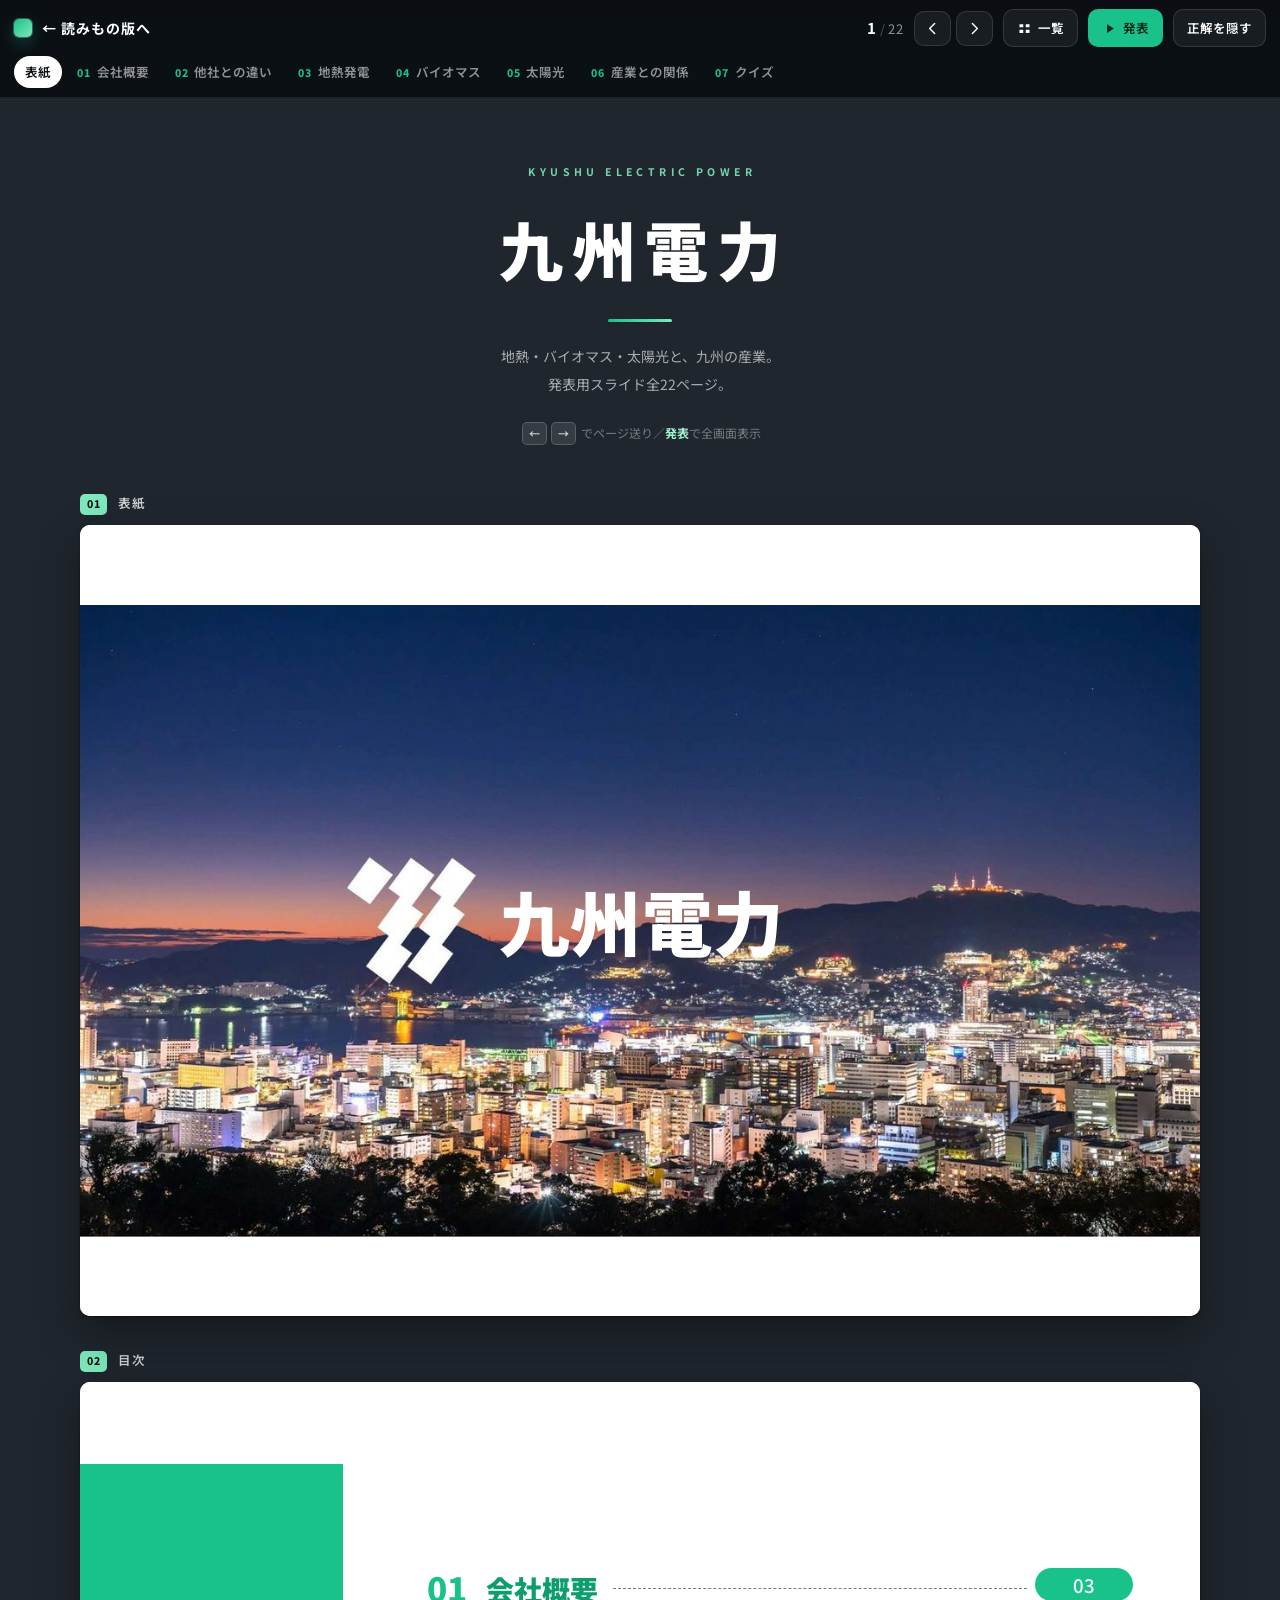
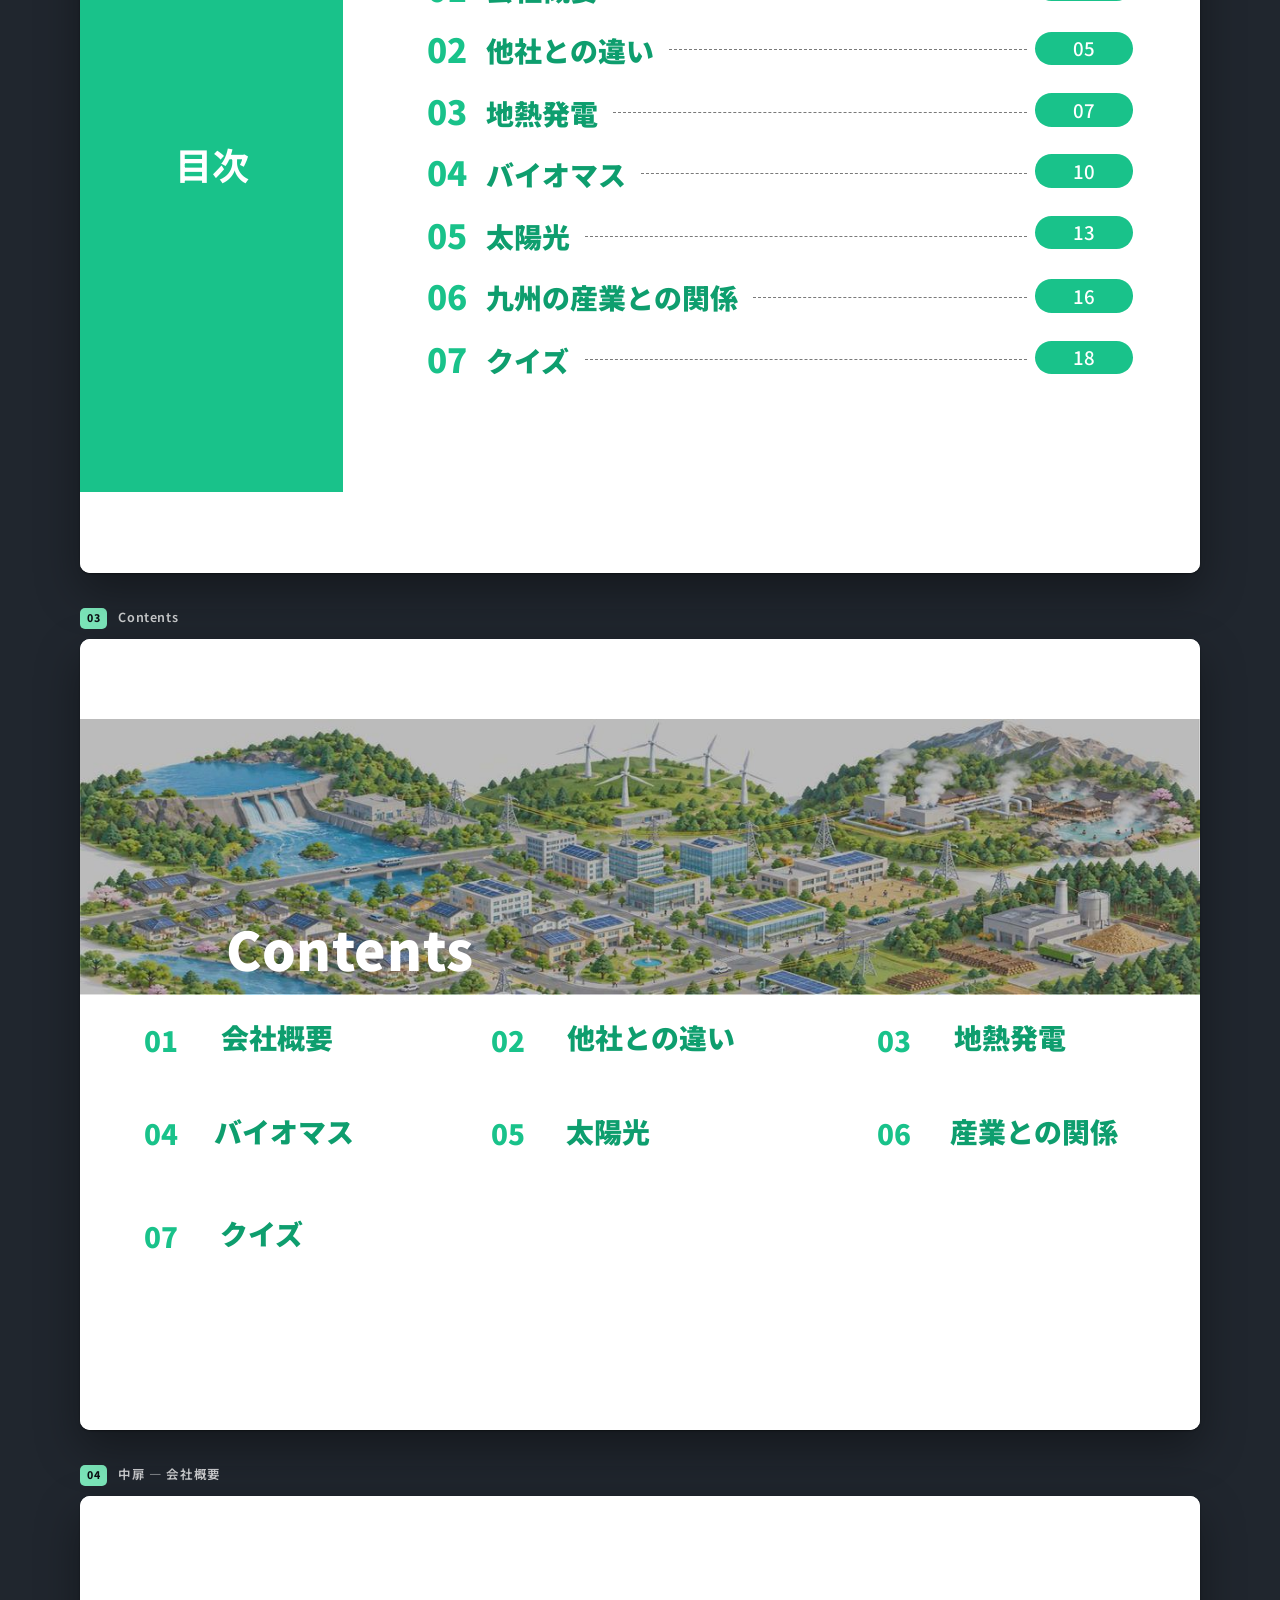
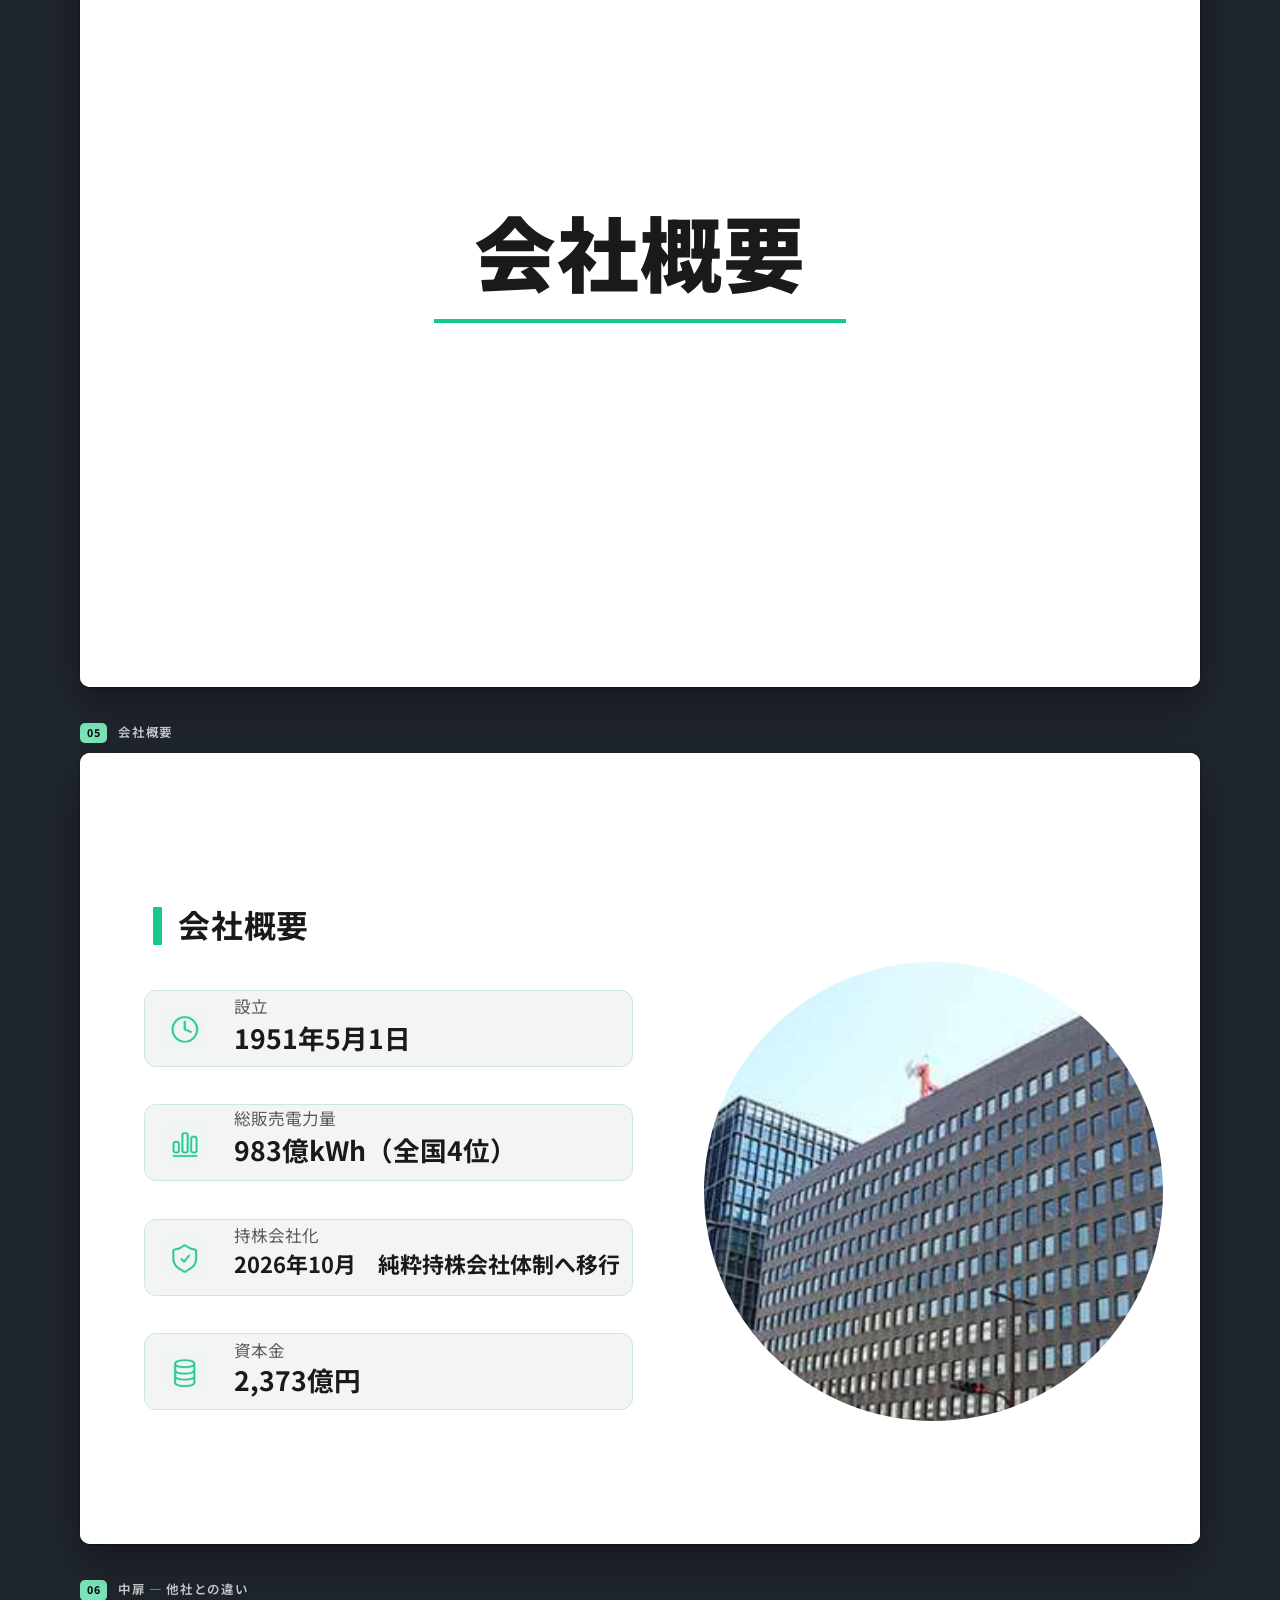
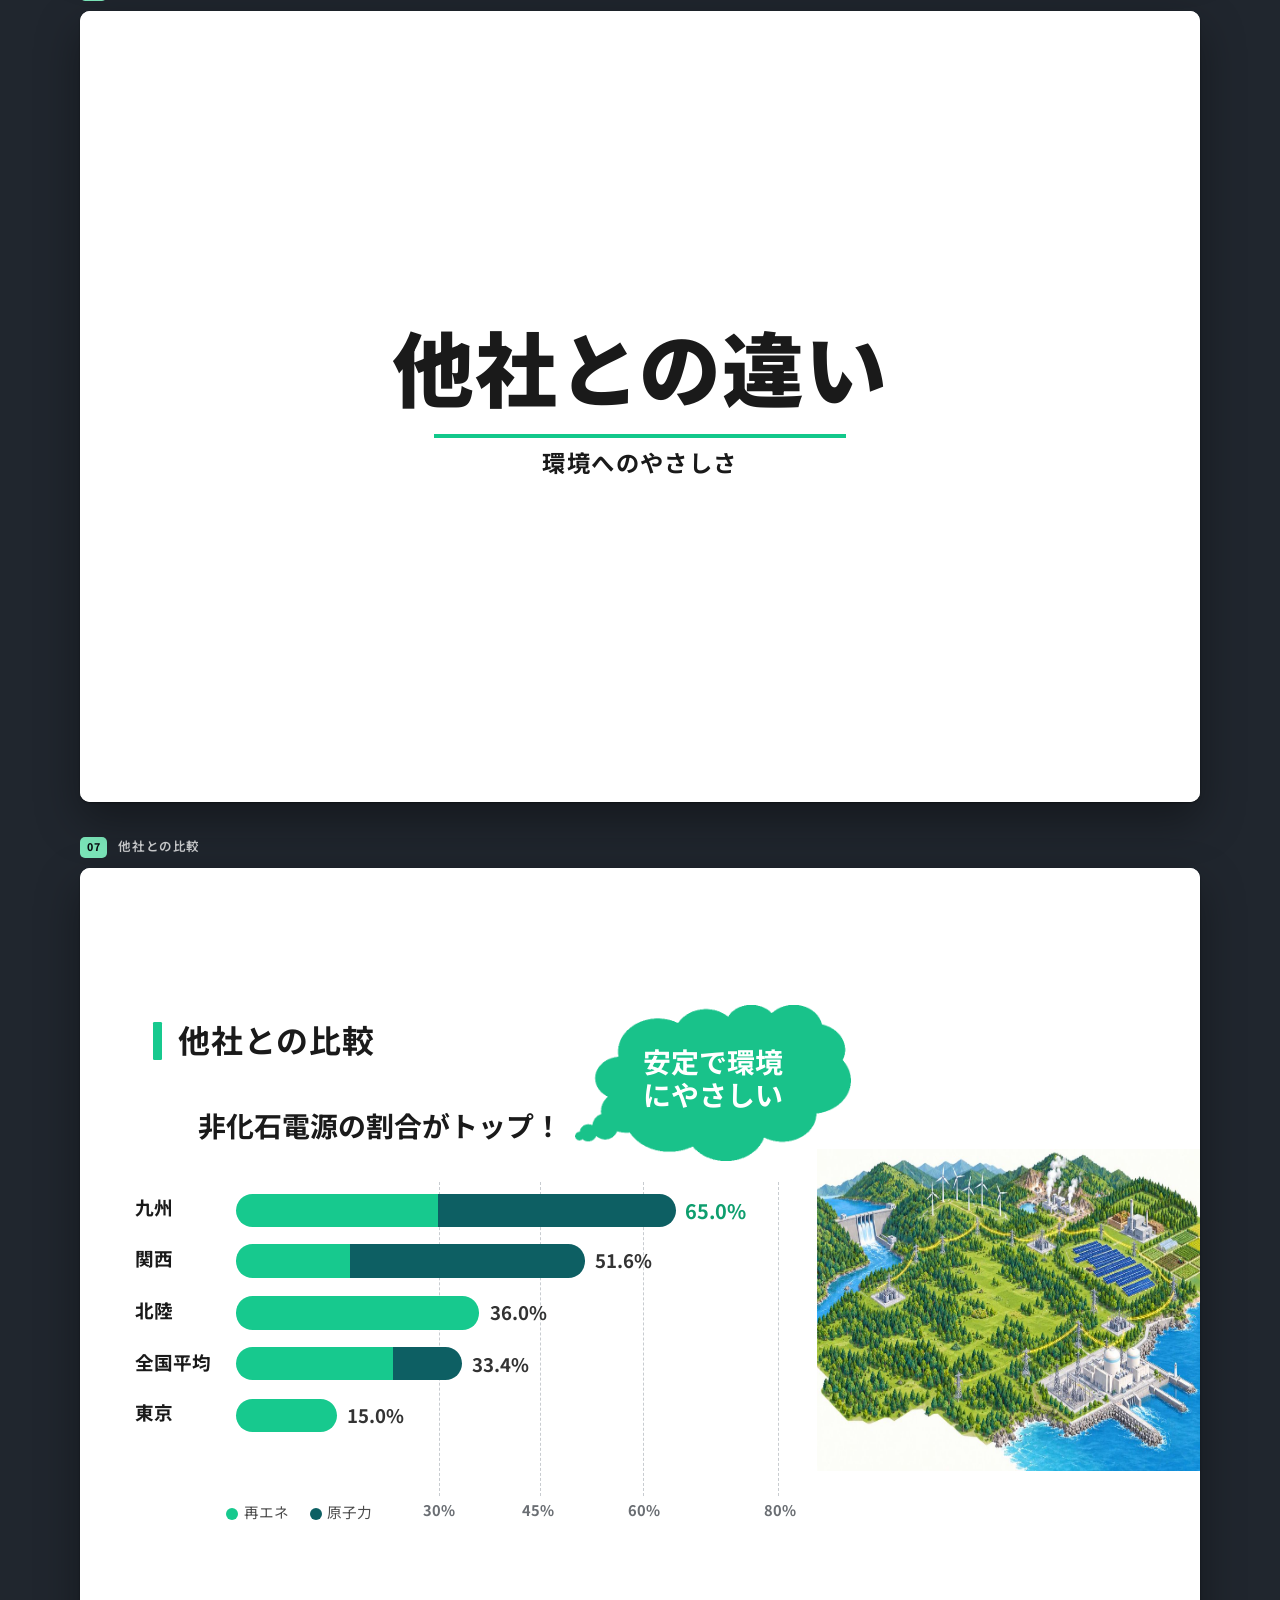
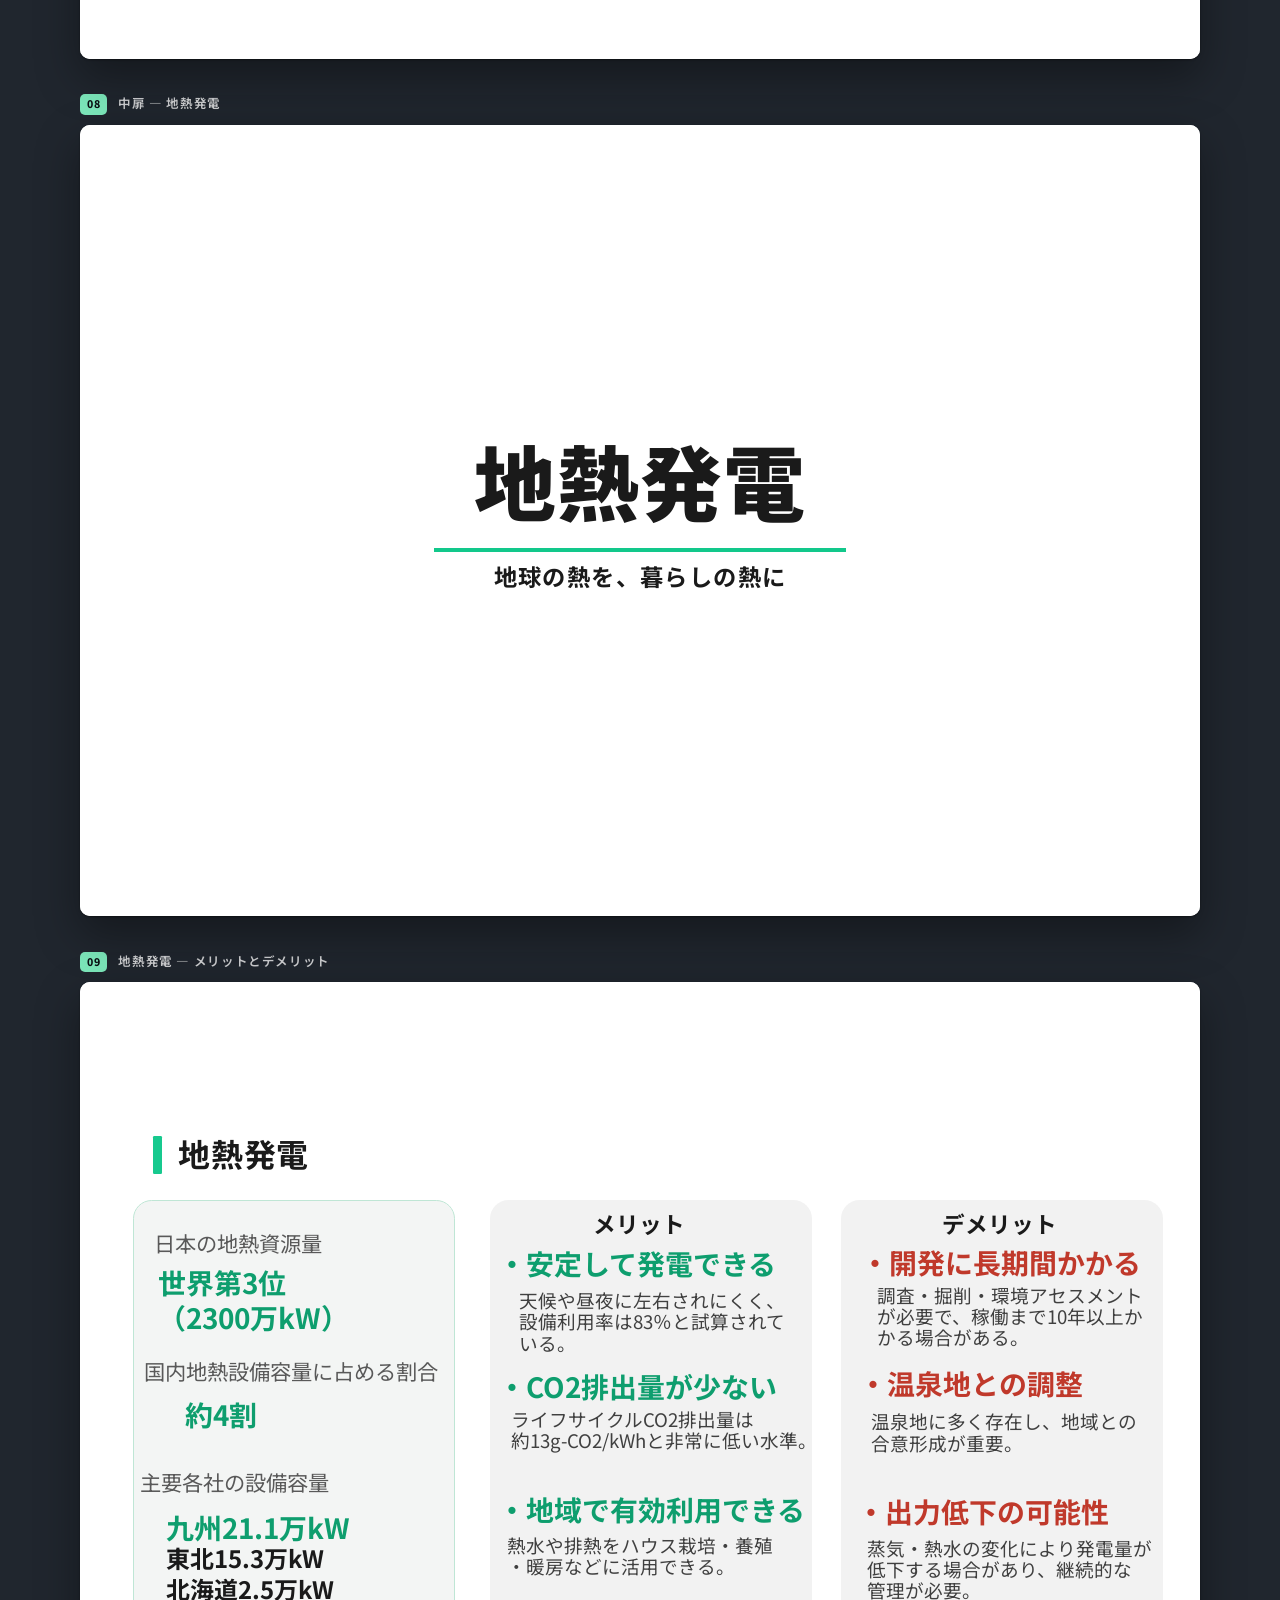
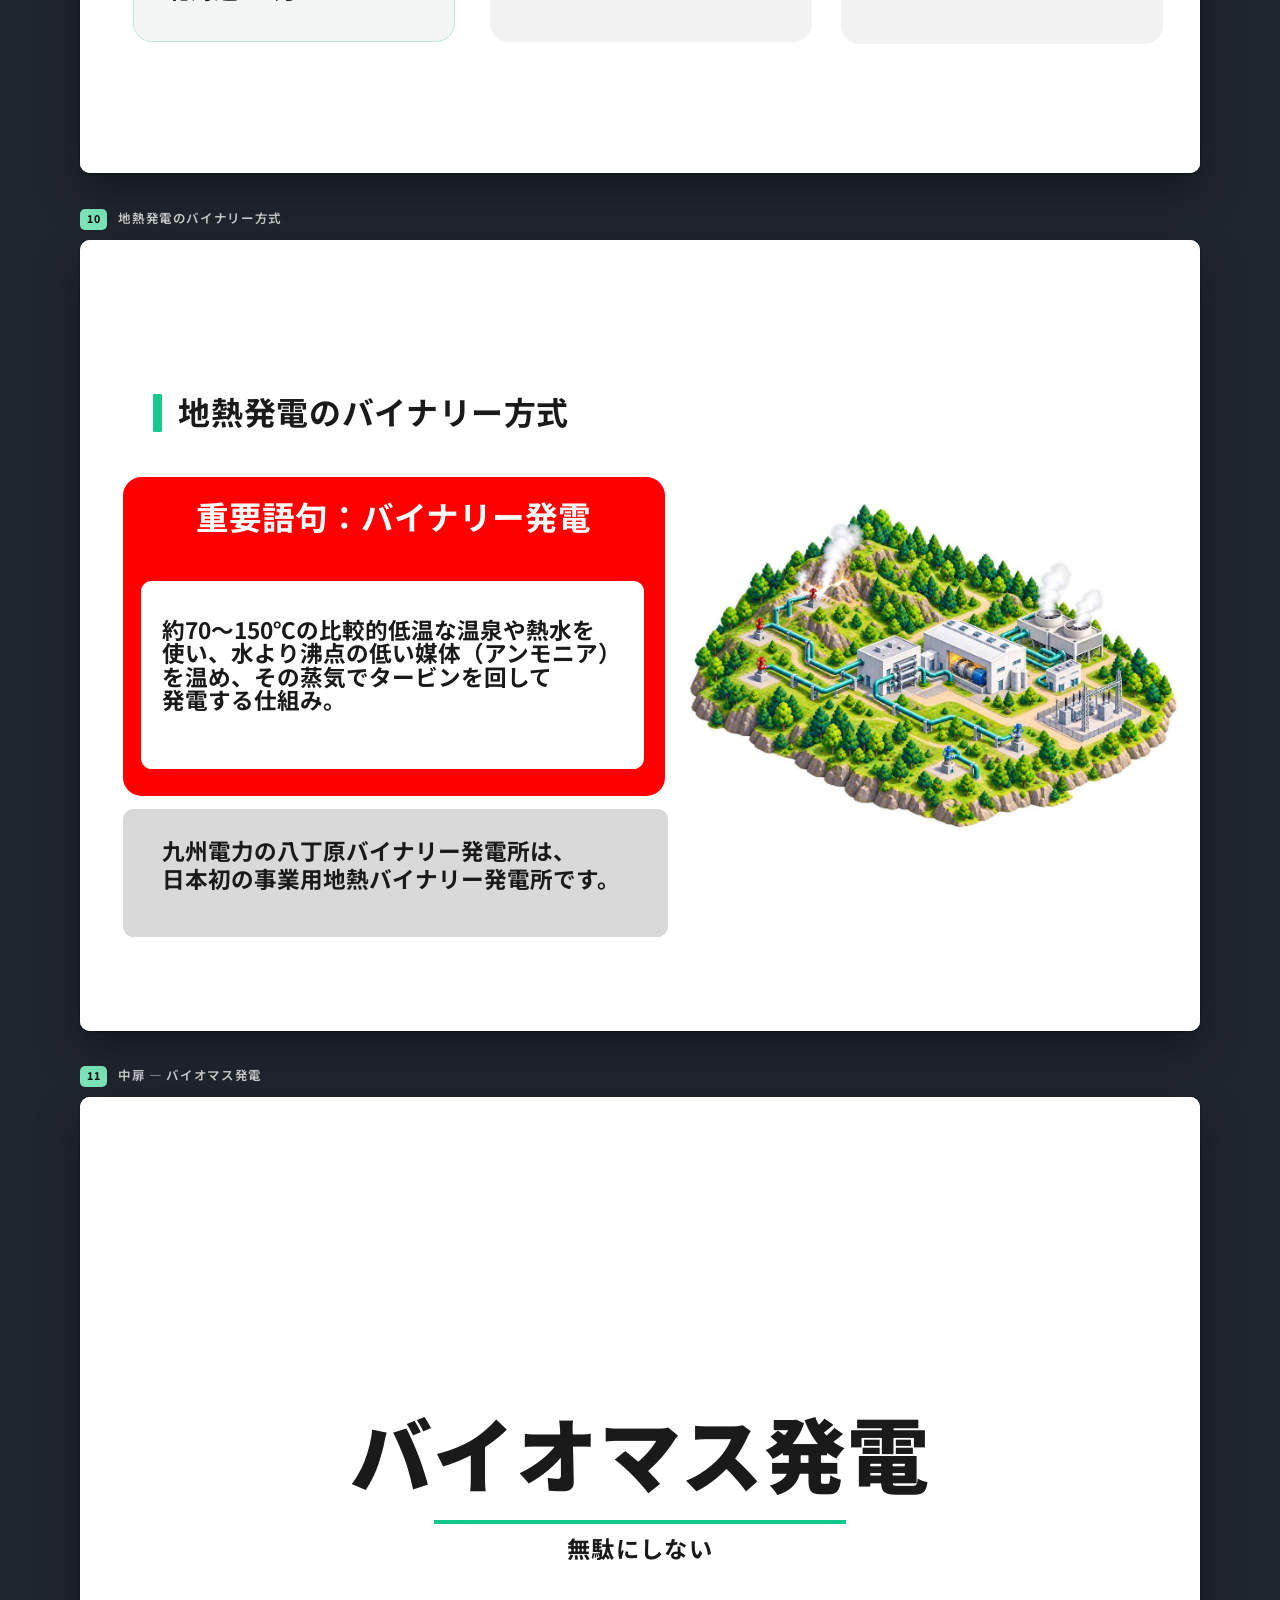
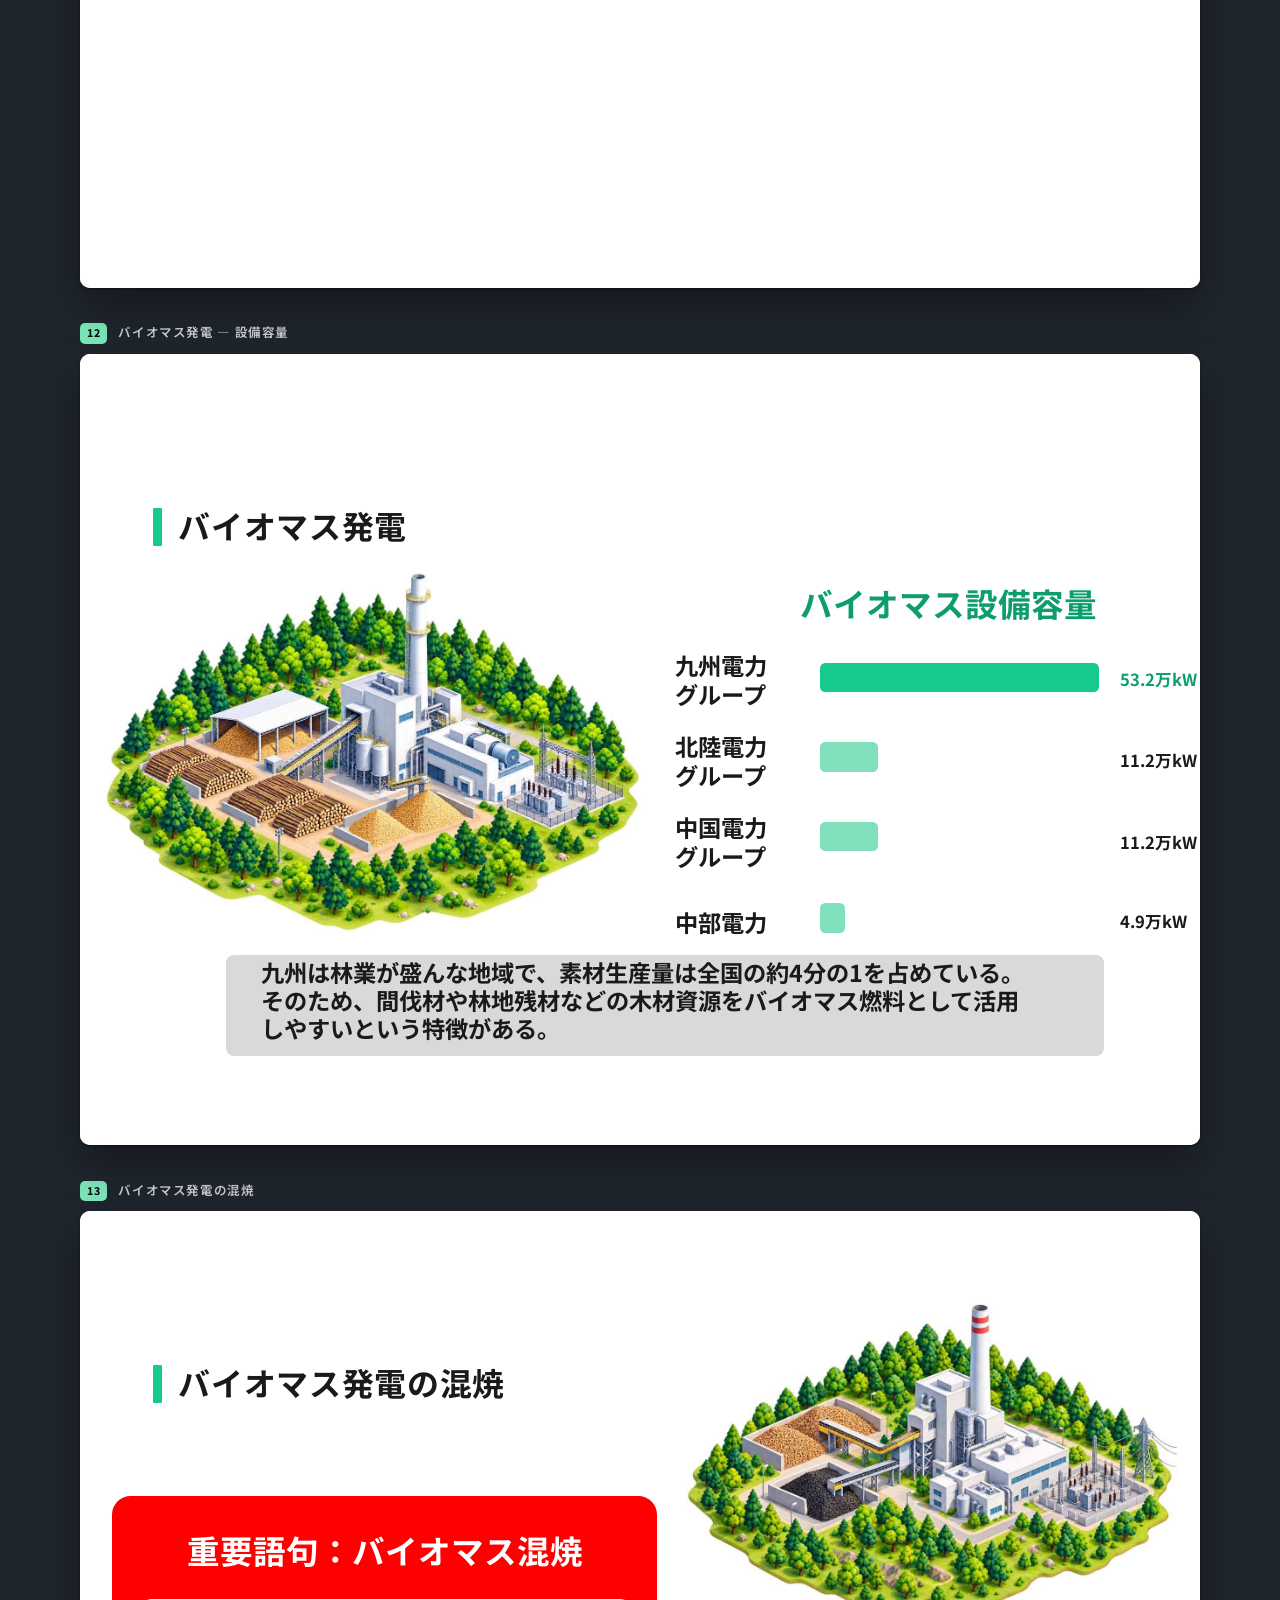
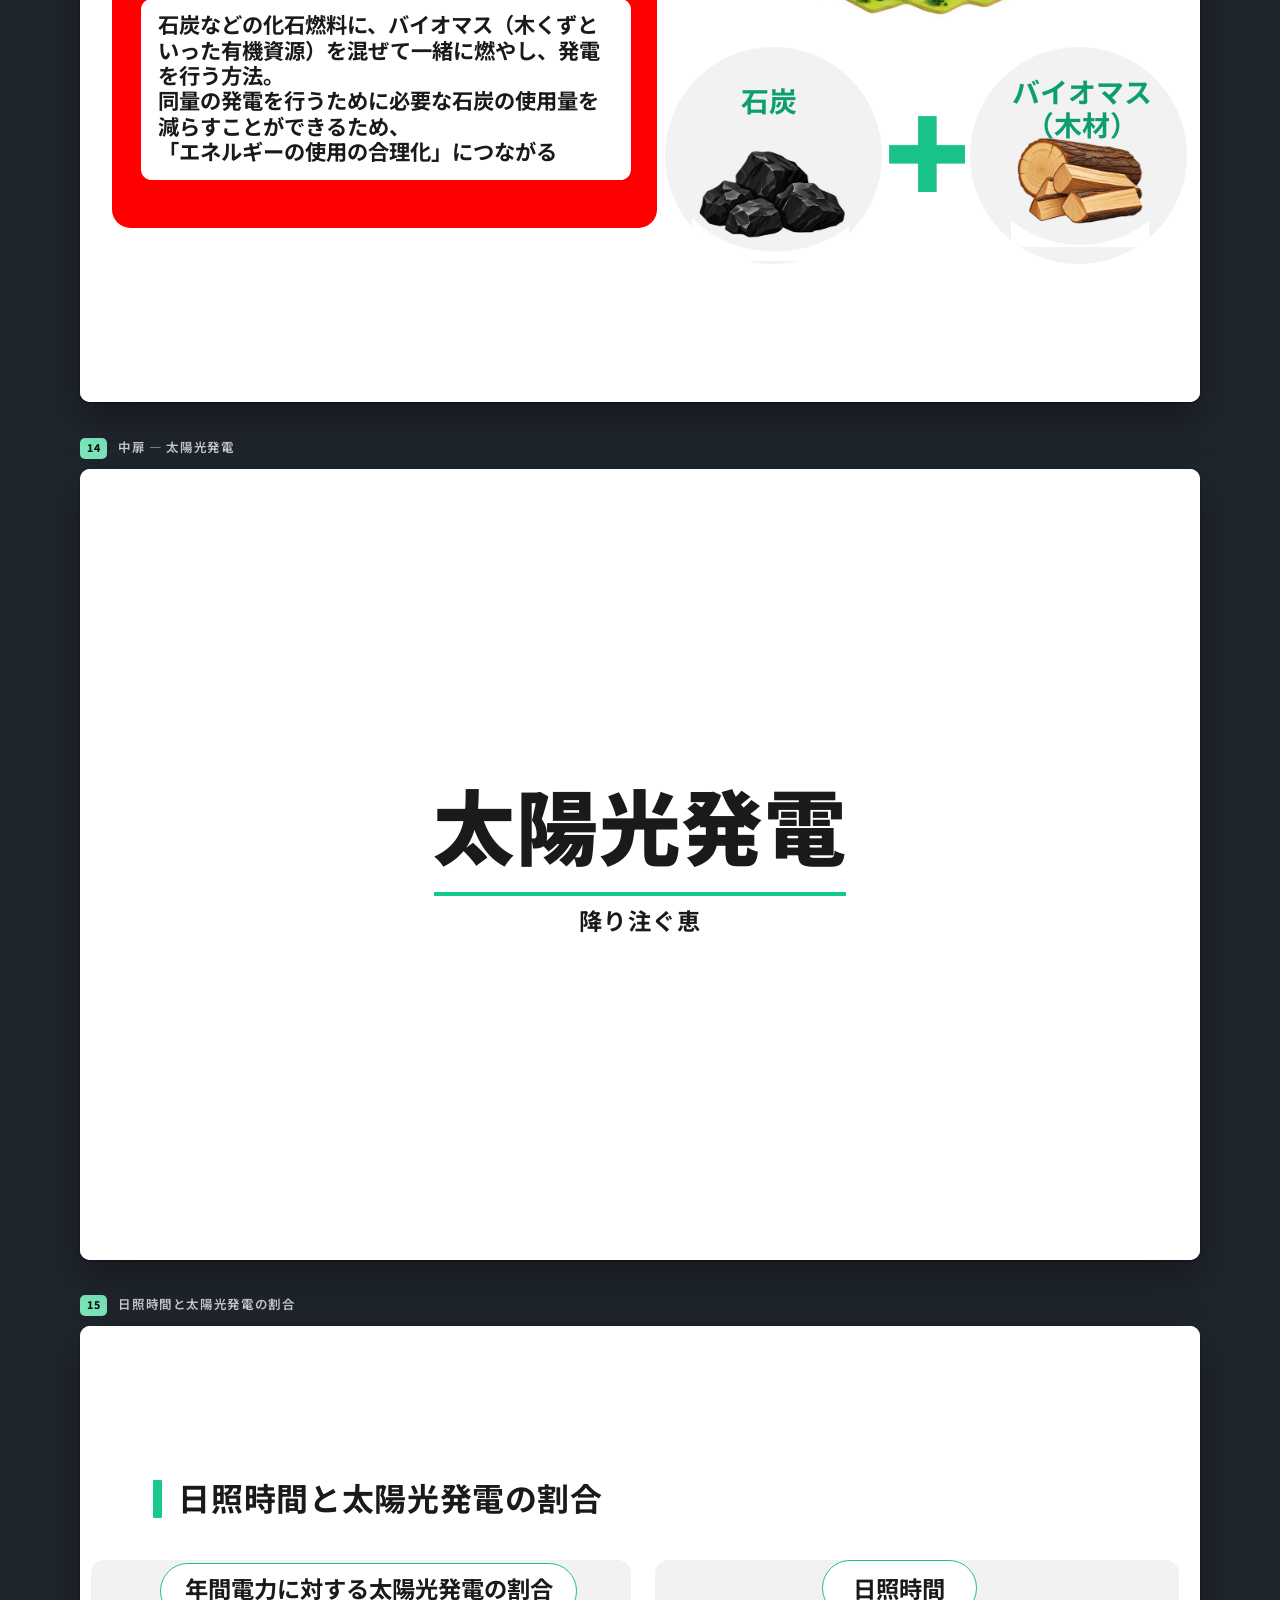
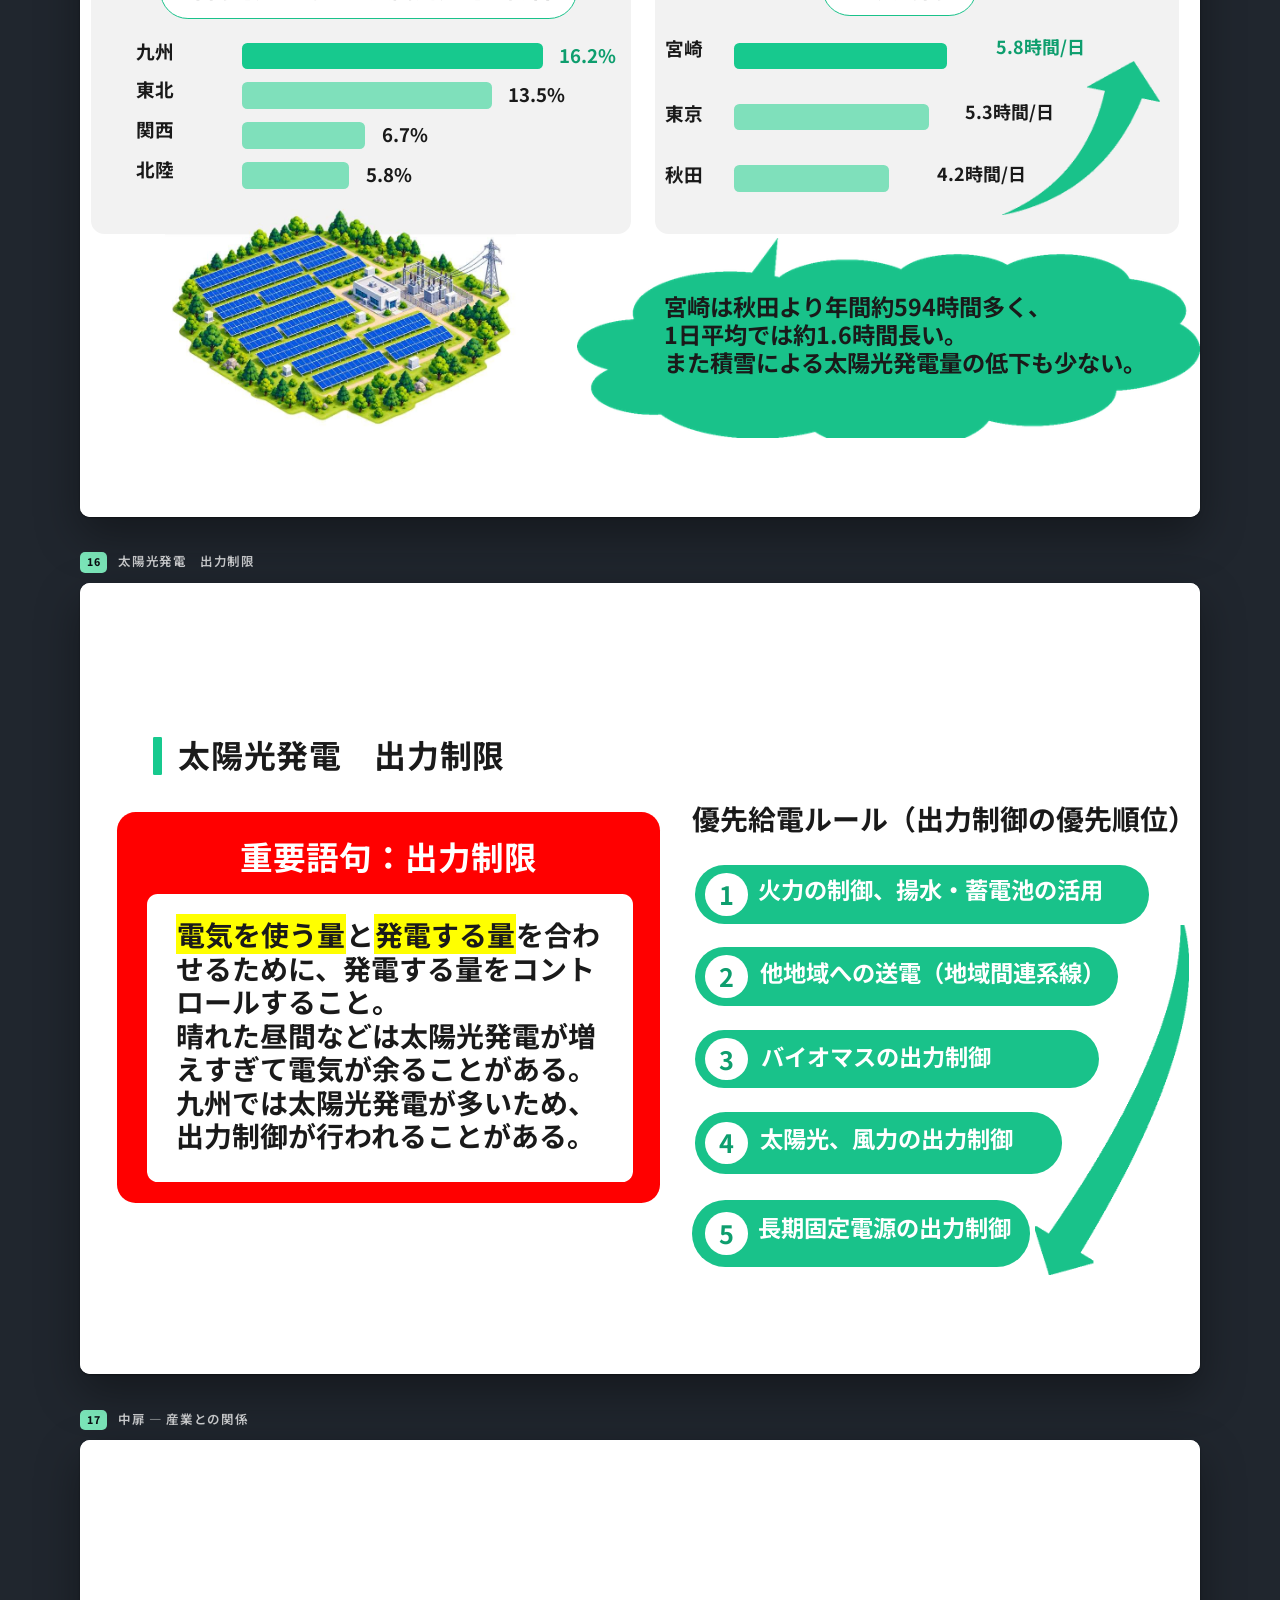
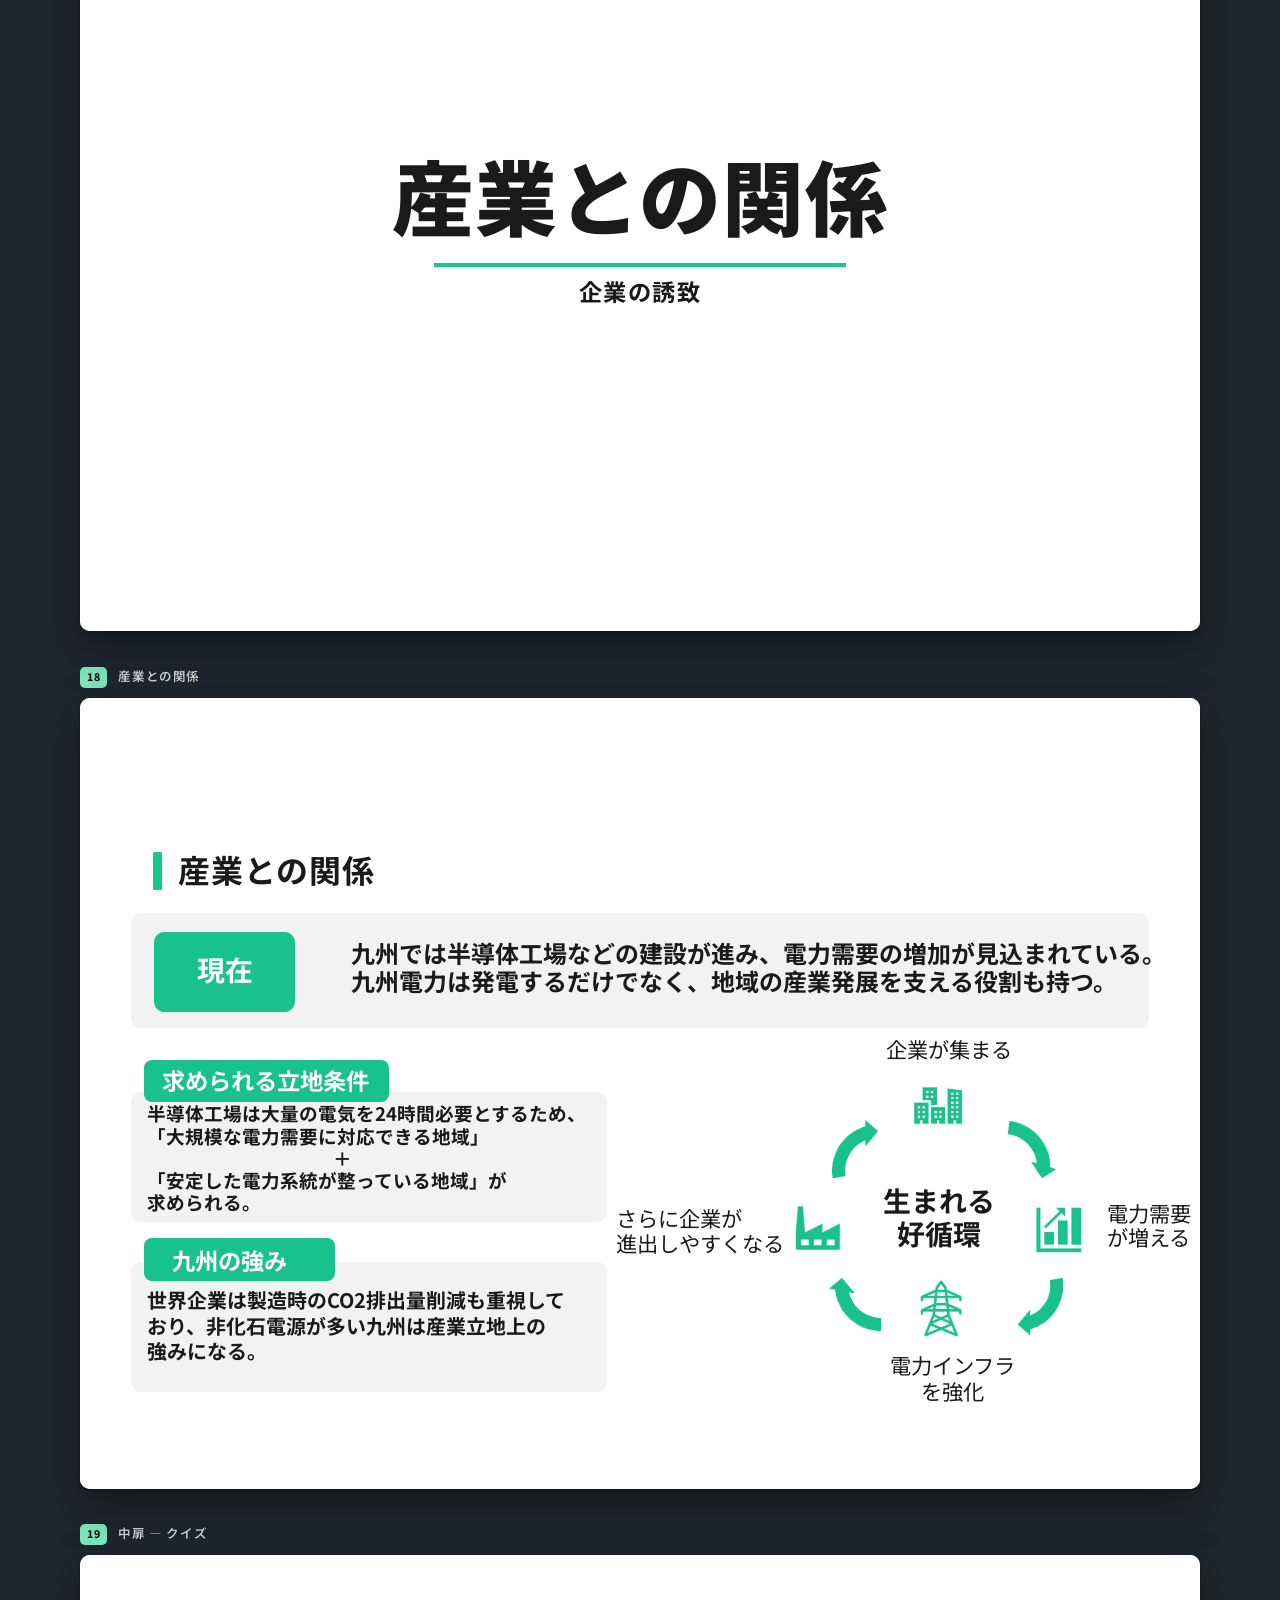
<file: slides.html>
<!DOCTYPE html>
<html lang="ja">
<head>
<meta charset="UTF-8">
<meta name="viewport" content="width=device-width, initial-scale=1">
<title>九州電力 スライド（原資料の再現）</title>
<meta name="description" content="九州電力についてのプレゼンテーション資料（全22ページ）をウェブページとして再現したもの。">
<link rel="preconnect" href="https://fonts.googleapis.com">
<link rel="preconnect" href="https://fonts.gstatic.com" crossorigin>
<link href="https://fonts.googleapis.com/css2?family=Noto+Sans+JP:wght@400;500;700;900&display=swap" rel="stylesheet">
<link rel="stylesheet" href="css/slides.css">
<link rel="icon" href="data:image/svg+xml,<svg xmlns='http://www.w3.org/2000/svg' viewBox='0 0 100 100'><text y='.9em' font-size='90'>⚡</text></svg>">
</head>
<body>
<a class="skip" href="#s1">本文へスキップ</a>

<header class="bar" id="bar">
  <div class="bar__row">
    <a class="brand" href="index.html">
      <span class="brand__mark" aria-hidden="true"></span>
      <span class="brand__name">← 読みもの版へ</span>
    </a>
    <span class="bar__spacer"></span>
    <p class="bar__count" id="count"><b>1</b><i>/</i>22</p>
    <div class="bar__nav">
      <button class="btn btn--icon" id="prev" type="button" aria-label="前のスライド">
        <svg viewBox="0 0 24 24" aria-hidden="true"><path d="M15 5l-7 7 7 7"/></svg>
      </button>
      <button class="btn btn--icon" id="next" type="button" aria-label="次のスライド">
        <svg viewBox="0 0 24 24" aria-hidden="true"><path d="M9 5l7 7-7 7"/></svg>
      </button>
    </div>
    <button class="btn" id="gridBtn" type="button" aria-pressed="false" aria-label="一覧表示に切り替え">
      <svg viewBox="0 0 24 24" aria-hidden="true"><path d="M4 5h6v5H4zM14 5h6v5h-6zM4 14h6v5H4zM14 14h6v5h-6z"/></svg>
      <span>一覧</span>
    </button>
    <button class="btn btn--accent" id="playBtn" type="button" aria-pressed="false" aria-label="発表モード（全画面）">
      <svg viewBox="0 0 24 24" aria-hidden="true"><path d="M8 5l11 7-11 7z"/></svg>
      <span>発表</span>
    </button>
    <button class="btn" id="ansBtn" type="button" aria-pressed="false" aria-label="クイズの正解の表示を切り替え"><span>正解を隠す</span></button>
  </div>
  <nav class="chapters" id="chapters" aria-label="章">
    <a href="#s1" data-from="1">表紙</a>
    <a href="#s4" data-from="4"><i>01</i>会社概要</a>
    <a href="#s6" data-from="6"><i>02</i>他社との違い</a>
    <a href="#s8" data-from="8"><i>03</i>地熱発電</a>
    <a href="#s11" data-from="11"><i>04</i>バイオマス</a>
    <a href="#s14" data-from="14"><i>05</i>太陽光</a>
    <a href="#s17" data-from="17"><i>06</i>産業との関係</a>
    <a href="#s19" data-from="19"><i>07</i>クイズ</a>
  </nav>
  <div class="bar__progress"><span id="progress"></span></div>
</header>

<section class="intro" id="top">
  <p class="intro__eyebrow">KYUSHU ELECTRIC POWER</p>
  <h1 class="intro__title">九州電力</h1>
  <p class="intro__lead">地熱・バイオマス・太陽光と、九州の産業。<br>発表用スライド全22ページ。</p>
  <p class="intro__hint"><kbd>←</kbd><kbd>→</kbd> でページ送り／<b>発表</b>で全画面表示</p>
</section>

<main class="deck" id="deck">

<!-- ============ 1 表紙 ============ -->
<section class="item" id="s1"><p class="item__no"><b>01</b><em>表紙</em></p><div class="stage"><div class="sl">
  <div class="imgbox" style="--x:0;--y:60;--w:842;--h:475"><img src="assets/img/hero.jpg" alt="夜明けの九州の街並みと夜景"></div>
  <p class="e" style="--x:315;--y:262;--fs:53;--fw:900;--co:#fff;--ls:.02em">九州電力</p>
</div></div></section>

<!-- ============ 2 目次 ============ -->
<section class="item" id="s2"><p class="item__no"><b>02</b><em>目次</em></p><div class="stage"><div class="sl">
  <div class="box" style="--x:0;--y:62;--w:198;--h:472;--bg:#19c28a"></div>
  <p class="e ctr w" style="--x:0;--y:269;--w:198;--fs:28;--fw:700;--co:#fff">目次</p>

  <p class="e" style="--x:261;--y:138;--fs:25;--fw:900;--co:#19c28a">01</p>
  <p class="e" style="--x:305;--y:142;--fs:21;--fw:900;--co:#0e9e6e">会社概要</p>
  <div class="dotted" style="--x:401;--y:155;--w:311"></div>
  <div class="chip" style="--x:718;--y:140;--w:74;--h:25;--fs:14">03</div>

  <p class="e" style="--x:261;--y:184;--fs:25;--fw:900;--co:#19c28a">02</p>
  <p class="e" style="--x:305;--y:188;--fs:21;--fw:900;--co:#0e9e6e">他社との違い</p>
  <div class="dotted" style="--x:443;--y:201;--w:269"></div>
  <div class="chip" style="--x:718;--y:188;--w:74;--h:25;--fs:14">05</div>

  <p class="e" style="--x:261;--y:231;--fs:25;--fw:900;--co:#19c28a">03</p>
  <p class="e" style="--x:305;--y:235;--fs:21;--fw:900;--co:#0e9e6e">地熱発電</p>
  <div class="dotted" style="--x:401;--y:248;--w:311"></div>
  <div class="chip" style="--x:718;--y:234;--w:74;--h:25;--fs:14">07</div>

  <p class="e" style="--x:261;--y:277;--fs:25;--fw:900;--co:#19c28a">04</p>
  <p class="e" style="--x:305;--y:281;--fs:21;--fw:900;--co:#0e9e6e">バイオマス</p>
  <div class="dotted" style="--x:422;--y:294;--w:290"></div>
  <div class="chip" style="--x:718;--y:280;--w:74;--h:25;--fs:14">10</div>

  <p class="e" style="--x:261;--y:324;--fs:25;--fw:900;--co:#19c28a">05</p>
  <p class="e" style="--x:305;--y:328;--fs:21;--fw:900;--co:#0e9e6e">太陽光</p>
  <div class="dotted" style="--x:380;--y:341;--w:332"></div>
  <div class="chip" style="--x:718;--y:326;--w:74;--h:25;--fs:14">13</div>

  <p class="e" style="--x:261;--y:370;--fs:25;--fw:900;--co:#19c28a">06</p>
  <p class="e" style="--x:305;--y:374;--fs:21;--fw:900;--co:#0e9e6e">九州の産業との関係</p>
  <div class="dotted" style="--x:506;--y:387;--w:206"></div>
  <div class="chip" style="--x:718;--y:374;--w:74;--h:25;--fs:14">16</div>

  <p class="e" style="--x:261;--y:417;--fs:25;--fw:900;--co:#19c28a">07</p>
  <p class="e" style="--x:305;--y:421;--fs:21;--fw:900;--co:#0e9e6e">クイズ</p>
  <div class="dotted" style="--x:380;--y:434;--w:332"></div>
  <div class="chip" style="--x:718;--y:420;--w:74;--h:25;--fs:14">18</div>
</div></div></section>

<!-- ============ 3 Contents ============ -->
<section class="item" id="s3"><p class="item__no"><b>03</b><em>Contents</em></p><div class="stage"><div class="sl">
  <div class="imgbox imgbox--fill" style="--x:0;--y:60;--w:842;--h:208"><img src="assets/img/contents-banner.jpg" alt="九州のエネルギーを俯瞰したイラスト"></div>
  <p class="e" style="--x:110;--y:206;--fs:40;--fw:900;--co:#fff;--ls:.01em">Contents</p>

  <p class="e" style="--x:48;--y:288;--fs:21;--fw:900;--co:#19c28a">01</p>
  <p class="e" style="--x:106;--y:286;--fs:21;--fw:900;--co:#0e9e6e">会社概要</p>
  <p class="e" style="--x:309;--y:288;--fs:21;--fw:900;--co:#19c28a">02</p>
  <p class="e" style="--x:366;--y:286;--fs:21;--fw:900;--co:#0e9e6e">他社との違い</p>
  <p class="e" style="--x:599;--y:288;--fs:21;--fw:900;--co:#19c28a">03</p>
  <p class="e" style="--x:657;--y:286;--fs:21;--fw:900;--co:#0e9e6e">地熱発電</p>

  <p class="e" style="--x:48;--y:358;--fs:21;--fw:900;--co:#19c28a">04</p>
  <p class="e" style="--x:101;--y:356;--fs:21;--fw:900;--co:#0e9e6e">バイオマス</p>
  <p class="e" style="--x:309;--y:358;--fs:21;--fw:900;--co:#19c28a">05</p>
  <p class="e" style="--x:365;--y:356;--fs:21;--fw:900;--co:#0e9e6e">太陽光</p>
  <p class="e" style="--x:599;--y:358;--fs:21;--fw:900;--co:#19c28a">06</p>
  <p class="e" style="--x:654;--y:356;--fs:21;--fw:900;--co:#0e9e6e">産業との関係</p>

  <p class="e" style="--x:48;--y:435;--fs:21;--fw:900;--co:#19c28a">07</p>
  <p class="e" style="--x:105;--y:433;--fs:21;--fw:900;--co:#0e9e6e">クイズ</p>
</div></div></section>

<!-- ============ 4 中扉 会社概要 ============ -->
<section class="item" id="s4"><p class="item__no"><b>04</b><em>中扉 ― 会社概要</em></p><div class="stage"><div class="sl">
  <p class="e div-title w" style="--x:0;--w:842">会社概要</p>
  <div class="box div-rule"></div>
</div></div></section>

<!-- ============ 5 会社概要 ============ -->
<section class="item" id="s5"><p class="item__no"><b>05</b><em>会社概要</em></p><div class="stage"><div class="sl">
  <div class="box head-bar"></div>
  <p class="e head">会社概要</p>

  <div class="box card" style="--x:48;--y:178;--w:368;--h:58;--r:9;--bg:#f3f5f4;--bd:#cbe8dc"></div>
  <div class="imgbox imgbox--fit" style="--x:64;--y:192;--w:30;--h:30"><img src="assets/img/ic-clock.jpg" alt=""></div>
  <p class="e" style="--x:116;--y:183;--fs:12.5;--co:#595959">設立</p>
  <p class="e" style="--x:116;--y:201;--fs:20;--fw:700">1951年5月1日</p>

  <div class="box card" style="--x:48;--y:264;--w:368;--h:58;--r:9;--bg:#f3f5f4;--bd:#cbe8dc"></div>
  <div class="imgbox imgbox--fit" style="--x:64;--y:278;--w:30;--h:30"><img src="assets/img/ic-chart.jpg" alt=""></div>
  <p class="e" style="--x:116;--y:267;--fs:12.5;--co:#595959">総販売電力量</p>
  <p class="e" style="--x:116;--y:285;--fs:20;--fw:700">983億kWh（全国4位）</p>

  <div class="box card" style="--x:48;--y:350;--w:368;--h:58;--r:9;--bg:#f3f5f4;--bd:#cbe8dc"></div>
  <div class="imgbox imgbox--fit" style="--x:64;--y:364;--w:30;--h:30"><img src="assets/img/ic-shield.jpg" alt=""></div>
  <p class="e" style="--x:116;--y:355;--fs:12.5;--co:#595959">持株会社化</p>
  <p class="e" style="--x:116;--y:374;--fs:16.5;--fw:700">2026年10月　純粋持株会社体制へ移行</p>

  <div class="box card" style="--x:48;--y:436;--w:368;--h:58;--r:9;--bg:#f3f5f4;--bd:#cbe8dc"></div>
  <div class="imgbox imgbox--fit" style="--x:64;--y:450;--w:30;--h:30"><img src="assets/img/ic-coins.jpg" alt=""></div>
  <p class="e" style="--x:116;--y:441;--fs:12.5;--co:#595959">資本金</p>
  <p class="e" style="--x:116;--y:458;--fs:20;--fw:700">2,373億円</p>

  <div class="imgbox circle" style="--x:469;--y:157;--w:345;--h:345"><img src="assets/img/hq.jpg" alt="九州電力の本社ビル"></div>
</div></div></section>

<!-- ============ 6 中扉 他社との違い ============ -->
<section class="item" id="s6"><p class="item__no"><b>06</b><em>中扉 ― 他社との違い</em></p><div class="stage"><div class="sl">
  <p class="e div-title w" style="--x:0;--w:842">他社との違い</p>
  <div class="box div-rule"></div>
  <p class="e div-sub">環境へのやさしさ</p>
</div></div></section>

<!-- ============ 7 他社との比較 ============ -->
<section class="item" id="s7"><p class="item__no"><b>07</b><em>他社との比較</em></p><div class="stage"><div class="sl">
  <div class="box head-bar"></div>
  <p class="e head">他社との比較</p>
  <p class="e" style="--x:89;--y:180;--fs:21;--fw:700">非化石電源の割合がトップ！</p>

  <div class="deco" style="--x:372;--y:103;--w:208;--h:117"><img src="assets/deco/cloud7.png" alt=""></div>
  <p class="e ctr w" style="--x:372;--y:133;--w:208;--fs:21;--fw:700;--co:#fff;--lh:1.19">安定で環境
にやさしい</p>

  <div class="grid-line" style="--x:270;--y:236;--h:236"></div>
  <div class="grid-line" style="--x:346;--y:236;--h:236"></div>
  <div class="grid-line" style="--x:423;--y:236;--h:236"></div>
  <div class="grid-line" style="--x:525;--y:236;--h:236"></div>

  <p class="e" style="--x:41;--y:246;--fs:14;--fw:700">九州</p>
  <div class="bar-seg bar-l" style="--x:117;--y:245;--w:152;--h:25;--bg:#17c98e"></div>
  <div class="bar-seg bar-r" style="--x:269;--y:245;--w:179;--h:25;--bg:#0d5f63"></div>
  <p class="e" style="--x:455;--y:248;--fs:15;--fw:700;--co:#0e9e6e">65.0%</p>

  <p class="e" style="--x:41;--y:284;--fs:14;--fw:700">関西</p>
  <div class="bar-seg bar-l" style="--x:117;--y:283;--w:86;--h:25;--bg:#17c98e"></div>
  <div class="bar-seg bar-r" style="--x:203;--y:283;--w:177;--h:25;--bg:#0d5f63"></div>
  <p class="e" style="--x:387;--y:286;--fs:14;--fw:700;--co:#333">51.6%</p>

  <p class="e" style="--x:41;--y:323;--fs:14;--fw:700">北陸</p>
  <div class="bar-seg bar-round" style="--x:117;--y:322;--w:183;--h:25;--bg:#17c98e"></div>
  <p class="e" style="--x:308;--y:325;--fs:14;--fw:700;--co:#333">36.0%</p>

  <p class="e" style="--x:41;--y:362;--fs:14;--fw:700">全国平均</p>
  <div class="bar-seg bar-l" style="--x:117;--y:360;--w:118;--h:25;--bg:#17c98e"></div>
  <div class="bar-seg bar-r" style="--x:235;--y:360;--w:52;--h:25;--bg:#0d5f63"></div>
  <p class="e" style="--x:295;--y:364;--fs:14;--fw:700;--co:#333">33.4%</p>

  <p class="e" style="--x:41;--y:400;--fs:14;--fw:700">東京</p>
  <div class="bar-seg bar-round" style="--x:117;--y:399;--w:76;--h:25;--bg:#17c98e"></div>
  <p class="e" style="--x:201;--y:402;--fs:14;--fw:700;--co:#333">15.0%</p>

  <div class="dot" style="--x:110;--y:481;--bg:#17c98e"></div>
  <p class="e" style="--x:123;--y:477;--fs:11;--co:#4a4a4a">再エネ</p>
  <div class="dot" style="--x:173;--y:481;--bg:#0d5f63"></div>
  <p class="e" style="--x:186;--y:477;--fs:11;--co:#4a4a4a">原子力</p>
  <p class="e" style="--x:258;--y:475;--fs:11;--fw:700;--co:#6a6e73">30%</p>
  <p class="e" style="--x:332;--y:475;--fs:11;--fw:700;--co:#6a6e73">45%</p>
  <p class="e" style="--x:412;--y:475;--fs:11;--fw:700;--co:#6a6e73">60%</p>
  <p class="e" style="--x:514;--y:475;--fs:11;--fw:700;--co:#6a6e73">80%</p>

  <div class="imgbox imgbox--fill" style="--x:554;--y:211;--w:288;--h:242"><img src="assets/img/iso-energy.jpg" alt="多様な電源が並ぶ九州のエネルギーのイラスト"></div>
</div></div></section>

<!-- ============ 8 中扉 地熱発電 ============ -->
<section class="item" id="s8"><p class="item__no"><b>08</b><em>中扉 ― 地熱発電</em></p><div class="stage"><div class="sl">
  <p class="e div-title w" style="--x:0;--w:842">地熱発電</p>
  <div class="box div-rule"></div>
  <p class="e div-sub">地球の熱を、暮らしの熱に</p>
</div></div></section>

<!-- ============ 9 地熱発電 ============ -->
<section class="item" id="s9"><p class="item__no"><b>09</b><em>地熱発電 ― メリットとデメリット</em></p><div class="stage"><div class="sl">
  <div class="box head-bar"></div>
  <p class="e head">地熱発電</p>

  <div class="box card" style="--x:40;--y:164;--w:242;--h:332;--r:14;--bg:#f3f5f4;--bd:#bfe6d5"></div>
  <p class="e" style="--x:56;--y:186;--fs:16;--co:#595959">日本の地熱資源量</p>
  <p class="e" style="--x:59;--y:212;--fs:21;--fw:700;--co:#0e9e6e">世界第3位</p>
  <p class="e" style="--x:59;--y:238;--fs:21;--fw:700;--co:#0e9e6e">（2300万kW）</p>
  <p class="e" style="--x:48;--y:282;--fs:16;--co:#595959">国内地熱設備容量に占める割合</p>
  <p class="e" style="--x:79;--y:311;--fs:21;--fw:700;--co:#0e9e6e">約4割</p>
  <p class="e" style="--x:45;--y:365;--fs:16;--co:#595959">主要各社の設備容量</p>
  <p class="e" style="--x:65;--y:396;--fs:21;--fw:700;--co:#0e9e6e">九州21.1万kW</p>
  <p class="e" style="--x:65;--y:421;--fs:18;--fw:700">東北15.3万kW</p>
  <p class="e" style="--x:65;--y:444;--fs:18;--fw:700">北海道2.5万kW</p>

  <div class="box" style="--x:308;--y:164;--w:242;--h:332;--r:14;--bg:#f2f2f2"></div>
  <p class="e" style="--x:386;--y:171;--fs:17;--fw:700">メリット</p>
  <p class="e" style="--x:314;--y:198;--fs:21;--fw:700;--co:#0e9e6e">・安定して発電できる</p>
  <p class="e" style="--x:330;--y:231;--fs:14;--co:#404040;--lh:1.14">天候や昼夜に左右されにくく、
設備利用率は83％と試算されて
いる。</p>
  <p class="e" style="--x:314;--y:290;--fs:21;--fw:700;--co:#0e9e6e">・CO2排出量が少ない</p>
  <p class="e" style="--x:324;--y:320;--fs:14;--co:#404040;--lh:1.14">ライフサイクルCO2排出量は
約13g-CO2/kWhと非常に低い水準。</p>
  <p class="e" style="--x:314;--y:383;--fs:21;--fw:700;--co:#0e9e6e">・地域で有効利用できる</p>
  <p class="e" style="--x:321;--y:415;--fs:14;--co:#404040;--lh:1.14">熱水や排熱をハウス栽培・養殖
・暖房などに活用できる。</p>

  <div class="box" style="--x:572;--y:164;--w:242;--h:334;--r:14;--bg:#f2f2f2"></div>
  <p class="e" style="--x:648;--y:171;--fs:17;--fw:700">デメリット</p>
  <p class="e" style="--x:587;--y:197;--fs:21;--fw:700;--co:#c0392b">・開発に長期間かかる</p>
  <p class="e" style="--x:599;--y:227;--fs:14;--co:#404040;--lh:1.14">調査・掘削・環境アセスメント
が必要で、稼働まで10年以上か
かる場合がある。</p>
  <p class="e" style="--x:586;--y:288;--fs:21;--fw:700;--co:#c0392b">・温泉地との調整</p>
  <p class="e" style="--x:595;--y:322;--fs:14;--co:#404040;--lh:1.14">温泉地に多く存在し、地域との
合意形成が重要。</p>
  <p class="e" style="--x:584;--y:384;--fs:21;--fw:700;--co:#c0392b">・出力低下の可能性</p>
  <p class="e" style="--x:592;--y:417;--fs:14;--co:#404040;--lh:1.14">蒸気・熱水の変化により発電量が
低下する場合があり、継続的な
管理が必要。</p>
</div></div></section>

<!-- ============ 10 バイナリー方式 ============ -->
<section class="item" id="s10"><p class="item__no"><b>10</b><em>地熱発電のバイナリー方式</em></p><div class="stage"><div class="sl">
  <div class="box head-bar"></div>
  <p class="e head">地熱発電のバイナリー方式</p>

  <div class="box" style="--x:32;--y:178;--w:408;--h:240;--r:14;--bg:#ff0000"></div>
  <p class="e ctr w" style="--x:32;--y:191;--w:408;--fs:24.5;--fw:700;--co:#fff">重要語句：バイナリー発電</p>
  <div class="box" style="--x:46;--y:256;--w:378;--h:142;--r:8;--bg:#fff"></div>
  <p class="e" style="--x:62;--y:284;--fs:17;--fw:700;--lh:1.04">約70～150℃の比較的低温な温泉や熱水を
使い、水より沸点の低い媒体（アンモニア）
を温め、その蒸気でタービンを回して
発電する仕組み。</p>

  <div class="box" style="--x:32;--y:428;--w:410;--h:96;--r:8;--bg:#d9d9d9"></div>
  <p class="e" style="--x:62;--y:449;--fs:17;--fw:700;--lh:1.24">九州電力の八丁原バイナリー発電所は、
日本初の事業用地熱バイナリー発電所です。</p>

  <div class="imgbox imgbox--fill" style="--x:452;--y:193;--w:378;--h:252"><img src="assets/img/geothermal.jpg" alt="山あいの地熱発電所のイラスト"></div>
</div></div></section>

<!-- ============ 11 中扉 バイオマス発電 ============ -->
<section class="item" id="s11"><p class="item__no"><b>11</b><em>中扉 ― バイオマス発電</em></p><div class="stage"><div class="sl">
  <p class="e div-title w" style="--x:0;--w:842">バイオマス発電</p>
  <div class="box div-rule"></div>
  <p class="e div-sub">無駄にしない</p>
</div></div></section>

<!-- ============ 12 バイオマス設備容量 ============ -->
<section class="item" id="s12"><p class="item__no"><b>12</b><em>バイオマス発電 ― 設備容量</em></p><div class="stage"><div class="sl">
  <div class="box head-bar"></div>
  <p class="e head">バイオマス発電</p>

  <div class="imgbox imgbox--fill" style="--x:16;--y:160;--w:408;--h:277"><img src="assets/img/biomass.jpg" alt="木材を燃料にするバイオマス発電所のイラスト"></div>

  <p class="e" style="--x:541;--y:171;--fs:24.5;--fw:700;--co:#0e9e6e">バイオマス設備容量</p>

  <p class="e" style="--x:447;--y:223;--fs:17.5;--fw:700;--lh:1.26">九州電力
グループ</p>
  <div class="box" style="--x:556;--y:232;--w:210;--h:22;--r:4;--bg:#17c98e"></div>
  <p class="e" style="--x:782;--y:237;--fs:12.5;--fw:700;--co:#0e9e6e">53.2万kW</p>

  <p class="e" style="--x:447;--y:284;--fs:17.5;--fw:700;--lh:1.26">北陸電力
グループ</p>
  <div class="box" style="--x:556;--y:292;--w:44;--h:22;--r:4;--bg:#7fe0bb"></div>
  <p class="e" style="--x:782;--y:298;--fs:12.5;--fw:700">11.2万kW</p>

  <p class="e" style="--x:447;--y:345;--fs:17.5;--fw:700;--lh:1.26">中国電力
グループ</p>
  <div class="box" style="--x:556;--y:352;--w:44;--h:22;--r:4;--bg:#7fe0bb"></div>
  <p class="e" style="--x:782;--y:359;--fs:12.5;--fw:700">11.2万kW</p>

  <p class="e" style="--x:447;--y:416;--fs:17.5;--fw:700">中部電力</p>
  <div class="box" style="--x:556;--y:413;--w:19;--h:22;--r:4;--bg:#7fe0bb"></div>
  <p class="e" style="--x:782;--y:419;--fs:12.5;--fw:700">4.9万kW</p>

  <div class="box" style="--x:110;--y:452;--w:660;--h:76;--r:6;--bg:#d9d9d9"></div>
  <p class="e" style="--x:136;--y:455;--fs:17.5;--fw:700;--lh:1.2">九州は林業が盛んな地域で、素材生産量は全国の約4分の1を占めている。
そのため、間伐材や林地残材などの木材資源をバイオマス燃料として活用
しやすいという特徴がある。</p>
</div></div></section>

<!-- ============ 13 バイオマス混焼 ============ -->
<section class="item" id="s13"><p class="item__no"><b>13</b><em>バイオマス発電の混焼</em></p><div class="stage"><div class="sl">
  <div class="box head-bar"></div>
  <p class="e head">バイオマス発電の混焼</p>

  <div class="imgbox imgbox--fill" style="--x:450;--y:60;--w:379;--h:254"><img src="assets/img/cofire.jpg" alt="石炭とバイオマスを混ぜて燃やす発電所のイラスト"></div>

  <div class="box" style="--x:24;--y:214;--w:410;--h:250;--r:14;--bg:#ff0000"></div>
  <p class="e ctr w" style="--x:24;--y:238;--w:410;--fs:24.5;--fw:700;--co:#fff">重要語句：バイオマス混焼</p>
  <div class="box" style="--x:46;--y:292;--w:368;--h:136;--r:8;--bg:#fff"></div>
  <p class="e" style="--x:59;--y:301;--fs:16;--fw:700;--lh:1.19">石炭などの化石燃料に、バイオマス（木くずと
いった有機資源）を混ぜて一緒に燃やし、発電
を行う方法。
同量の発電を行うために必要な石炭の使用量を
減らすことができるため、
「エネルギーの使用の合理化」につながる</p>

  <div class="box circle" style="--x:440;--y:328;--w:163;--h:163;--bg:#f2f2f2"></div>
  <div class="box circle" style="--x:669;--y:328;--w:163;--h:163;--bg:#f2f2f2"></div>
  <p class="e" style="--x:497;--y:354;--fs:21;--fw:700;--co:#0e9e6e">石炭</p>
  <div class="imgbox imgbox--fill" style="--x:460;--y:389;--w:118;--h:100"><img src="assets/img/coal.jpg" alt="石炭"></div>
  <div class="deco" style="--x:608;--y:380;--w:57;--h:57"><img src="assets/deco/plus.png" alt="プラス"></div>
  <div class="imgbox imgbox--fill" style="--x:700;--y:376;--w:104;--h:102"><img src="assets/img/wood.jpg" alt="木材"></div>
  <p class="e" style="--x:701;--y:347;--fs:21;--fw:700;--co:#0e9e6e">バイオマス</p>
  <p class="e" style="--x:711;--y:372;--fs:21;--fw:700;--co:#0e9e6e">（木材）</p>
</div></div></section>

<!-- ============ 14 中扉 太陽光発電 ============ -->
<section class="item" id="s14"><p class="item__no"><b>14</b><em>中扉 ― 太陽光発電</em></p><div class="stage"><div class="sl">
  <p class="e div-title w" style="--x:0;--w:842">太陽光発電</p>
  <div class="box div-rule"></div>
  <p class="e div-sub">降り注ぐ恵</p>
</div></div></section>

<!-- ============ 15 日照時間と太陽光発電の割合 ============ -->
<section class="item" id="s15"><p class="item__no"><b>15</b><em>日照時間と太陽光発電の割合</em></p><div class="stage"><div class="sl">
  <div class="box head-bar"></div>
  <p class="e head">日照時間と太陽光発電の割合</p>

  <div class="box" style="--x:8;--y:176;--w:406;--h:206;--r:10;--bg:#f2f2f2"></div>
  <div class="box card" style="--x:60;--y:178;--w:314;--h:42;--r:21;--bg:#fff;--bd:#19c28a"></div>
  <p class="e ctr w" style="--x:60;--y:186;--w:314;--fs:17.5;--fw:700">年間電力に対する太陽光発電の割合</p>

  <p class="e" style="--x:42;--y:235;--fs:14;--fw:700">九州</p>
  <div class="box" style="--x:122;--y:238;--w:226;--h:20;--r:4;--bg:#17c98e"></div>
  <p class="e" style="--x:360;--y:238;--fs:14;--fw:700;--co:#0e9e6e">16.2%</p>
  <p class="e" style="--x:42;--y:264;--fs:14;--fw:700">東北</p>
  <div class="box" style="--x:122;--y:268;--w:188;--h:20;--r:4;--bg:#7fe0bb"></div>
  <p class="e" style="--x:322;--y:268;--fs:14;--fw:700">13.5%</p>
  <p class="e" style="--x:42;--y:294;--fs:14;--fw:700">関西</p>
  <div class="box" style="--x:122;--y:298;--w:92;--h:20;--r:4;--bg:#7fe0bb"></div>
  <p class="e" style="--x:227;--y:298;--fs:14;--fw:700">6.7%</p>
  <p class="e" style="--x:42;--y:324;--fs:14;--fw:700">北陸</p>
  <div class="box" style="--x:122;--y:328;--w:80;--h:20;--r:4;--bg:#7fe0bb"></div>
  <p class="e" style="--x:215;--y:328;--fs:14;--fw:700">5.8%</p>

  <div class="box" style="--x:432;--y:176;--w:394;--h:206;--r:10;--bg:#f2f2f2"></div>
  <div class="box card" style="--x:558;--y:176;--w:116;--h:42;--r:21;--bg:#fff;--bd:#19c28a"></div>
  <p class="e ctr w" style="--x:558;--y:186;--w:116;--fs:17.5;--fw:700">日照時間</p>

  <p class="e" style="--x:440;--y:233;--fs:14;--fw:700">宮崎</p>
  <div class="box" style="--x:492;--y:238;--w:160;--h:20;--r:4;--bg:#17c98e"></div>
  <p class="e" style="--x:689;--y:232;--fs:13.5;--fw:700;--co:#0e9e6e">5.8時間/日</p>
  <p class="e" style="--x:440;--y:282;--fs:14;--fw:700">東京</p>
  <div class="box" style="--x:492;--y:284;--w:146;--h:20;--r:4;--bg:#7fe0bb"></div>
  <p class="e" style="--x:665;--y:281;--fs:13.5;--fw:700">5.3時間/日</p>
  <p class="e" style="--x:440;--y:328;--fs:14;--fw:700">秋田</p>
  <div class="box" style="--x:492;--y:330;--w:116;--h:20;--r:4;--bg:#7fe0bb"></div>
  <p class="e" style="--x:644;--y:328;--fs:13.5;--fw:700">4.2時間/日</p>

  <div class="deco" style="--x:693;--y:252;--w:119;--h:116"><img src="assets/deco/arrow15.png" alt=""></div>
  <div class="imgbox imgbox--fill" style="--x:64;--y:358;--w:264;--h:176"><img src="assets/img/solar.jpg" alt="メガソーラー発電所のイラスト"></div>

  <div class="deco" style="--x:374;--y:385;--w:468;--h:150"><img src="assets/deco/cloud15.png" alt=""></div>
  <p class="e" style="--x:439;--y:426;--fs:17.5;--fw:700;--lh:1.2">宮崎は秋田より年間約594時間多く、
1日平均では約1.6時間長い。
また積雪による太陽光発電量の低下も少ない。</p>
</div></div></section>

<!-- ============ 16 出力制限 ============ -->
<section class="item" id="s16"><p class="item__no"><b>16</b><em>太陽光発電　出力制限</em></p><div class="stage"><div class="sl">
  <div class="box head-bar"></div>
  <p class="e head">太陽光発電　出力制限</p>

  <div class="box" style="--x:28;--y:172;--w:408;--h:294;--r:14;--bg:#ff0000"></div>
  <p class="e ctr w" style="--x:28;--y:189;--w:408;--fs:24.5;--fw:700;--co:#fff">重要語句：出力制限</p>
  <div class="box" style="--x:50;--y:234;--w:366;--h:216;--r:8;--bg:#fff"></div>
  <p class="e" style="--x:72;--y:252;--fs:21;--fw:700;--lh:1.2"><span class="mark">電気を使う量</span>と<span class="mark">発電する量</span>を合わ
せるために、発電する量をコント
ロールすること。
晴れた昼間などは太陽光発電が増
えすぎて電気が余ることがある。
九州では太陽光発電が多いため、
出力制御が行われることがある。</p>

  <p class="e" style="--x:460;--y:163;--fs:21;--fw:700">優先給電ルール（出力制御の優先順位）</p>

  <div class="box" style="--x:462;--y:212;--w:342;--h:44;--r:22;--bg:#19c28a"></div>
  <div class="pill-num" style="--x:470;--y:218;--d:32;--fs:19">1</div>
  <p class="e" style="--x:510;--y:219;--fs:17.5;--fw:700;--co:#fff">火力の制御、揚水・蓄電池の活用</p>

  <div class="box" style="--x:462;--y:274;--w:318;--h:44;--r:22;--bg:#19c28a"></div>
  <div class="pill-num" style="--x:470;--y:280;--d:32;--fs:19">2</div>
  <p class="e" style="--x:511;--y:281;--fs:17.5;--fw:700;--co:#fff">他地域への送電（地域間連系線）</p>

  <div class="box" style="--x:462;--y:336;--w:304;--h:44;--r:22;--bg:#19c28a"></div>
  <div class="pill-num" style="--x:470;--y:342;--d:32;--fs:19">3</div>
  <p class="e" style="--x:512;--y:344;--fs:17.5;--fw:700;--co:#fff">バイオマスの出力制御</p>

  <div class="box" style="--x:462;--y:398;--w:276;--h:46;--r:23;--bg:#19c28a"></div>
  <div class="pill-num" style="--x:470;--y:405;--d:32;--fs:19">4</div>
  <p class="e" style="--x:511;--y:406;--fs:17.5;--fw:700;--co:#fff">太陽光、風力の出力制御</p>

  <div class="box" style="--x:460;--y:464;--w:254;--h:50;--r:25;--bg:#19c28a"></div>
  <div class="pill-num" style="--x:470;--y:473;--d:32;--fs:19">5</div>
  <p class="e" style="--x:510;--y:473;--fs:17.5;--fw:700;--co:#fff">長期固定電源の出力制御</p>

  <div class="deco" style="--x:718;--y:257;--w:116;--h:263"><img src="assets/deco/arrow16.png" alt=""></div>
</div></div></section>

<!-- ============ 17 中扉 産業との関係 ============ -->
<section class="item" id="s17"><p class="item__no"><b>17</b><em>中扉 ― 産業との関係</em></p><div class="stage"><div class="sl">
  <p class="e div-title w" style="--x:0;--w:842">産業との関係</p>
  <div class="box div-rule"></div>
  <p class="e div-sub">企業の誘致</p>
</div></div></section>

<!-- ============ 18 産業との関係 ============ -->
<section class="item" id="s18"><p class="item__no"><b>18</b><em>産業との関係</em></p><div class="stage"><div class="sl">
  <div class="box head-bar"></div>
  <p class="e head">産業との関係</p>

  <div class="box" style="--x:38;--y:162;--w:766;--h:86;--r:8;--bg:#f2f2f2"></div>
  <div class="box" style="--x:56;--y:176;--w:106;--h:60;--r:8;--bg:#19c28a"></div>
  <p class="e ctr w" style="--x:56;--y:190;--w:106;--fs:21;--fw:700;--co:#fff">現在</p>
  <p class="e" style="--x:204;--y:181;--fs:18;--fw:700;--lh:1.17">九州では半導体工場などの建設が進み、電力需要の増加が見込まれている。
九州電力は発電するだけでなく、地域の産業発展を支える役割も持つ。</p>

  <div class="box" style="--x:38;--y:296;--w:358;--h:98;--r:8;--bg:#f2f2f2"></div>
  <div class="box" style="--x:48;--y:272;--w:184;--h:32;--r:6;--bg:#19c28a"></div>
  <p class="e" style="--x:62;--y:276;--fs:17.5;--fw:700;--co:#fff">求められる立地条件</p>
  <p class="e" style="--x:50;--y:304;--fs:14;--fw:700;--lh:1.21">半導体工場は大量の電気を24時間必要とするため、
「大規模な電力需要に対応できる地域」</p>
  <p class="e" style="--x:190;--y:337;--fs:14;--fw:700">＋</p>
  <p class="e" style="--x:50;--y:354;--fs:14;--fw:700;--lh:1.21">「安定した電力系統が整っている地域」が
求められる。</p>

  <div class="box" style="--x:38;--y:424;--w:358;--h:98;--r:8;--bg:#f2f2f2"></div>
  <div class="box" style="--x:48;--y:406;--w:144;--h:32;--r:6;--bg:#19c28a"></div>
  <p class="e" style="--x:69;--y:411;--fs:17.5;--fw:700;--co:#fff">九州の強み</p>
  <p class="e" style="--x:50;--y:443;--fs:15;--fw:700;--lh:1.27">世界企業は製造時のCO2排出量削減も重視して
おり、非化石電源が多い九州は産業立地上の
強みになる。</p>

  <p class="e" style="--x:606;--y:253;--fs:16">企業が集まる</p>
  <div class="imgbox imgbox--fit" style="--x:618;--y:285;--w:54;--h:43"><img src="assets/img/ic-building.jpg" alt=""></div>
  <div class="deco" style="--x:565;--y:317;--w:35;--h:44"><img src="assets/deco/cyc-tl.png" alt=""></div>
  <div class="deco" style="--x:698;--y:318;--w:36;--h:43"><img src="assets/deco/cyc-tr.png" alt=""></div>
  <div class="imgbox imgbox--fit" style="--x:712;--y:376;--w:47;--h:48"><img src="assets/img/ic-growth.jpg" alt=""></div>
  <p class="e" style="--x:772;--y:378;--fs:16;--lh:1.15">電力需要
が増える</p>
  <div class="deco" style="--x:705;--y:436;--w:34;--h:43"><img src="assets/deco/cyc-br.png" alt=""></div>
  <div class="imgbox imgbox--fit" style="--x:625;--y:428;--w:45;--h:62"><img src="assets/img/ic-pylon.jpg" alt=""></div>
  <p class="e ctr w" style="--x:596;--y:492;--w:120;--fs:16;--lh:1.19">電力インフラ
を強化</p>
  <div class="deco" style="--x:563;--y:436;--w:39;--h:40"><img src="assets/deco/cyc-bl.png" alt=""></div>
  <div class="imgbox imgbox--fit" style="--x:526;--y:375;--w:57;--h:47"><img src="assets/img/ic-factory.jpg" alt=""></div>
  <p class="e" style="--x:403;--y:381;--fs:16;--lh:1.19">さらに企業が
進出しやすくなる</p>
  <p class="e ctr w" style="--x:586;--y:365;--w:120;--fs:21;--fw:700;--lh:1.19">生まれる
好循環</p>
</div></div></section>

<!-- ============ 19 中扉 クイズ ============ -->
<section class="item" id="s19"><p class="item__no"><b>19</b><em>中扉 ― クイズ</em></p><div class="stage"><div class="sl">
  <p class="e div-title w" style="--x:0;--w:842">クイズ</p>
  <div class="box div-rule"></div>
  <p class="e div-sub">３問</p>
</div></div></section>

<!-- ============ 20 クイズ1 ============ -->
<section class="item" id="s20"><p class="item__no"><b>20</b><em>クイズ 1</em></p><div class="stage"><div class="sl">
  <p class="e" style="--x:56;--y:115;--fs:20.5;--fw:700">問題：九州電力の電源構成における「非化石電源」の合計比率はどれ？</p>
  <p class="e" style="--x:56;--y:170;--fs:16;--fw:700">【A】</p><p class="e" style="--x:110;--y:171;--fs:15">65.0%</p>
  <p class="e" style="--x:56;--y:206;--fs:16;--fw:700">【B】</p><p class="e" style="--x:110;--y:207;--fs:15">51.6%</p>
  <p class="e" style="--x:56;--y:242;--fs:16;--fw:700">【C】</p><p class="e" style="--x:110;--y:243;--fs:15">33.4%</p>
  <p class="e" style="--x:56;--y:278;--fs:16;--fw:700">【D】</p><p class="e" style="--x:110;--y:279;--fs:15">15.0%</p>
  <p class="e answer" style="--x:696;--y:467;--fs:16">正解は「<b>A</b>」</p>
</div></div></section>

<!-- ============ 21 クイズ2 ============ -->
<section class="item" id="s21"><p class="item__no"><b>21</b><em>クイズ 2</em></p><div class="stage"><div class="sl">
  <p class="e" style="--x:56;--y:115;--fs:19.5;--fw:700">問題：地熱発電の「バイナリー発電」で温泉の熱水を温めるのに使われる媒体はどれ？</p>
  <p class="e" style="--x:56;--y:198;--fs:16;--fw:700">【A】</p><p class="e" style="--x:110;--y:199;--fs:15">アンモニア</p>
  <p class="e" style="--x:56;--y:235;--fs:16;--fw:700">【B】</p><p class="e" style="--x:110;--y:236;--fs:15">水素</p>
  <p class="e" style="--x:56;--y:271;--fs:16;--fw:700">【C】</p><p class="e" style="--x:110;--y:272;--fs:15">窒素</p>
  <p class="e" style="--x:56;--y:307;--fs:16;--fw:700">【D】</p><p class="e" style="--x:110;--y:308;--fs:15">二酸化炭素</p>
  <p class="e answer" style="--x:696;--y:467;--fs:16">正解は「<b>A</b>」</p>
</div></div></section>

<!-- ============ 22 クイズ3 ============ -->
<section class="item" id="s22"><p class="item__no"><b>22</b><em>クイズ 3</em></p><div class="stage"><div class="sl">
  <p class="e" style="--x:56;--y:115;--fs:20;--fw:700">問題：「優先給電ルール」で最初に出力制御の対象となる電源はどれ？</p>
  <p class="e" style="--x:56;--y:170;--fs:16;--fw:700">【A】</p><p class="e" style="--x:110;--y:171;--fs:15">火力（石油・ガス・石炭）</p>
  <p class="e" style="--x:56;--y:206;--fs:16;--fw:700">【B】</p><p class="e" style="--x:110;--y:207;--fs:15">太陽光・風力</p>
  <p class="e" style="--x:56;--y:242;--fs:16;--fw:700">【C】</p><p class="e" style="--x:110;--y:243;--fs:15">バイオマス</p>
  <p class="e" style="--x:56;--y:278;--fs:16;--fw:700">【D】</p><p class="e" style="--x:110;--y:279;--fs:15">水力・原子力・地熱</p>
  <p class="e answer" style="--x:696;--y:467;--fs:16">正解は「<b>A</b>」</p>
</div></div></section>

</main>

<div class="present-ui" id="presentUi" hidden>
  <button class="present-ui__zone present-ui__zone--prev" type="button" aria-label="前のスライド"></button>
  <button class="present-ui__zone present-ui__zone--next" type="button" aria-label="次のスライド"></button>
  <div class="present-ui__bar">
    <p class="present-ui__count" id="presentCount">1 / 22</p>
    <p class="present-ui__label" id="presentLabel">表紙</p>
    <button class="present-ui__exit" id="exitBtn" type="button">終了 <kbd>Esc</kbd></button>
  </div>
  <div class="present-ui__progress"><span id="presentProgress"></span></div>
</div>

<footer class="foot">
  <p class="foot__lead">九州電力についてのプレゼンテーション資料（全22ページ）を、1ページずつ再現したものです。</p>
  <ul class="foot__keys">
    <li><kbd>←</kbd><kbd>→</kbd> ページ送り</li>
    <li><kbd>G</kbd> 一覧</li>
    <li><kbd>F</kbd> 発表モード</li>
    <li><kbd>Esc</kbd> 終了</li>
  </ul>
  <p class="foot__note">学習・発表用の資料であり、九州電力株式会社の公式サイトではありません。</p>
</footer>

<script src="js/slides.js"></script>
</body>
</html>
</file>
<file: css/site.css>
@charset "UTF-8";

/* =========================================================
   九州電力 ― 読みもの版
   原資料の配色（グリーン／濃緑／原子力の濃紺／重要語句の赤）を
   引き継ぎつつ、ウェブページとして読める組版にする。
   ========================================================= */

:root{
  --green:#19c28a;
  --green-deep:#0e9e6e;
  --green-dark:#0a7f58;
  --green-light:#7fe0bb;
  --green-pale:#eafaf3;
  --teal:#0d5f63;
  --red:#d81f1a;
  --red-2:#c0392b;
  --amber:#ffe680;
  --ink:#131719;
  --ink-2:#4b545a;
  --ink-3:#7b858c;
  --line:#e4e9ec;
  --bg:#fff;
  --tint:#f5f8f7;
  --dark:#0d1214;
  --radius:16px;
  --radius-l:24px;
  --shadow:0 1px 2px rgba(19,23,25,.05),0 14px 34px rgba(19,23,25,.07);
  --jp:"Noto Sans JP",system-ui,-apple-system,"Hiragino Kaku Gothic ProN","Yu Gothic",Meiryo,sans-serif;
  --num:"Outfit","Noto Sans JP",sans-serif;
  --wrap:1080px;
}

*,*::before,*::after{box-sizing:border-box}
html{scroll-behavior:smooth;scroll-padding-top:78px;-webkit-text-size-adjust:100%}
body{
  margin:0;font-family:var(--jp);color:var(--ink);background:var(--bg);
  font-size:16px;line-height:1.95;letter-spacing:.02em;
  -webkit-font-smoothing:antialiased;overflow-x:hidden;
}
img{display:block;max-width:100%;height:auto}
h1,h2,h3{margin:0;line-height:1.45}
p,dl,dd,ul,ol{margin:0;padding:0}
li{list-style:none}
a{color:inherit}
strong{font-weight:700}
sub{font-size:.68em}
mark{background:linear-gradient(transparent 58%,var(--amber) 0);color:inherit;padding:0 .05em}
.wrap{width:min(100% - 40px,var(--wrap));margin-inline:auto}
.skip{position:absolute;left:-9999px}
.skip:focus{left:10px;top:10px;z-index:200;background:var(--ink);color:#fff;padding:9px 16px;border-radius:8px}
:focus-visible{outline:3px solid var(--green);outline-offset:3px;border-radius:4px}

.eyebrow{
  font-family:var(--num);font-size:11px;font-weight:700;letter-spacing:.42em;
  text-indent:.42em;color:var(--green-deep);
}

/* ---------------- ナビ ---------------- */
.nav{
  position:fixed;inset:0 0 auto;z-index:100;
  background:rgba(255,255,255,.86);backdrop-filter:blur(16px) saturate(150%);
  border-bottom:1px solid transparent;transition:border-color .3s,box-shadow .3s;
}
.nav.is-stuck{border-bottom-color:var(--line);box-shadow:0 2px 20px rgba(19,23,25,.05)}
.nav__in{
  width:min(100% - 32px,1280px);margin-inline:auto;height:60px;
  display:flex;align-items:center;gap:18px;
}
.nav__brand{
  display:flex;align-items:center;gap:9px;text-decoration:none;
  font-size:16px;font-weight:900;letter-spacing:.08em;flex:0 0 auto;
}
.nav__mark{
  width:16px;height:16px;border-radius:5px;
  background:linear-gradient(135deg,var(--green),var(--green-light));
}
.nav__menu{margin-left:auto;display:flex;align-items:center;gap:2px}
.nav__menu a{
  display:flex;align-items:baseline;gap:6px;text-decoration:none;white-space:nowrap;
  font-size:13px;font-weight:600;color:var(--ink-2);padding:8px 11px;border-radius:9px;
  transition:background .2s,color .2s;
}
.nav__menu a i{font-family:var(--num);font-style:normal;font-size:10.5px;font-weight:700;color:var(--green)}
.nav__menu a:hover{background:var(--tint);color:var(--ink)}
.nav__menu a.is-active{color:var(--green-dark)}
.nav__menu a.is-active i{color:var(--green-dark)}
.nav__alt{
  margin-left:8px;border:1px solid var(--line);color:var(--ink-2)!important;
}
.nav__alt:hover{border-color:var(--green)}
.nav__toggle{display:none}
.nav__bar{height:2px;background:transparent}
.nav__bar span{display:block;height:100%;width:0;background:linear-gradient(90deg,var(--green),var(--green-light))}

/* ---------------- ヒーロー ---------------- */
.hero{position:relative;min-height:100svh;display:grid;place-items:center;isolation:isolate;overflow:hidden}
.hero__img{
  position:absolute;inset:0;width:100%;height:100%;object-fit:cover;object-position:center 62%;
  z-index:-2;transform:scale(1.06);animation:zoom 18s ease-out forwards;
}
@keyframes zoom{to{transform:scale(1)}}
.hero__veil{
  position:absolute;inset:0;z-index:-1;
  background:linear-gradient(180deg,rgba(8,12,18,.7),rgba(8,12,18,.3) 45%,rgba(8,12,18,.88));
}
.hero__in{text-align:center;color:#fff;padding:120px 20px 90px;width:min(100% - 40px,820px)}
.hero__eyebrow{
  font-family:var(--num);font-size:11px;font-weight:700;letter-spacing:.44em;
  text-indent:.44em;opacity:.85;
}
.hero__title{
  margin-top:22px;font-size:clamp(48px,10vw,108px);font-weight:900;
  letter-spacing:.1em;text-indent:.1em;text-shadow:0 4px 44px rgba(0,0,0,.45);
}
.hero__title::after{
  content:"";display:block;width:76px;height:4px;margin:26px auto 0;border-radius:2px;
  background:linear-gradient(90deg,var(--green),var(--green-light));
}
.hero__lead{margin-top:26px;font-size:clamp(14px,2.2vw,17px);line-height:2.1;opacity:.92}
.hero__cta{
  display:inline-block;margin-top:44px;text-decoration:none;
  font-size:13.5px;font-weight:700;letter-spacing:.1em;
  padding:14px 32px;border-radius:999px;background:#fff;color:var(--ink);
  transition:transform .25s cubic-bezier(.2,.8,.3,1),box-shadow .25s;
}
.hero__cta:hover{transform:translateY(-3px);box-shadow:0 12px 30px rgba(0,0,0,.3)}

/* ---------------- 目次 ---------------- */
.toc{padding-bottom:clamp(60px,9vw,110px);background:var(--tint)}
.toc__band{margin:0;position:relative}
.toc__band img{width:100%;height:clamp(180px,26vw,320px);object-fit:cover;object-position:center 40%}
.toc__band figcaption{
  width:min(100% - 40px,var(--wrap));margin:14px auto 0;
  font-size:12.5px;color:var(--ink-3);
}
.toc .wrap{padding-top:clamp(40px,6vw,64px)}
.toc__list{margin-top:26px;display:grid;gap:10px}
.toc__list a{
  display:grid;grid-template-columns:auto 190px 1fr;align-items:baseline;gap:20px;
  text-decoration:none;padding:20px 24px;border-radius:14px;background:#fff;
  border:1px solid var(--line);
  transition:transform .28s cubic-bezier(.2,.8,.3,1),border-color .28s,box-shadow .28s;
}
.toc__list a:hover{transform:translateX(6px);border-color:var(--green);box-shadow:var(--shadow)}
.toc__list i{font-family:var(--num);font-style:normal;font-size:14px;font-weight:800;color:var(--green)}
.toc__list b{font-size:17px;font-weight:700}
.toc__list span{font-size:13px;color:var(--ink-3);line-height:1.8}

/* ---------------- セクション ---------------- */
.sec{padding:clamp(72px,11vw,132px) 0;position:relative}
.sec--tint{background:var(--tint)}
.sec--dark{background:var(--dark);color:#fff}

.sec__head{margin-bottom:clamp(38px,6vw,64px);text-align:center}
.sec__num{
  font-family:var(--num);font-size:12px;font-weight:800;letter-spacing:.34em;
  text-indent:.34em;color:var(--green);
}
.sec__title{margin-top:14px;font-size:clamp(30px,5.4vw,52px);font-weight:900;letter-spacing:.07em}
.sec__title::after{
  content:"";display:block;width:clamp(180px,30vw,310px);height:3px;margin:22px auto 0;border-radius:2px;
  background:var(--green);
}
.sec__sub{margin-top:18px;font-size:14px;font-weight:700;letter-spacing:.14em;color:var(--ink-2)}
.sec__head--light .sec__sub{color:rgba(255,255,255,.6)}

.lead{width:min(100%,760px);margin-inline:auto;text-align:center;margin-bottom:clamp(34px,5vw,54px)}
.lead__big{font-size:clamp(20px,3.4vw,28px);font-weight:900;letter-spacing:.04em;margin-bottom:18px}
.lead p{font-size:15px;line-height:2.15;color:var(--ink-2)}
.lead strong{color:var(--ink)}
.note{margin-top:26px;font-size:14.5px;line-height:2.15;color:var(--ink-2)}
.note strong{color:var(--ink)}

.split{display:grid;grid-template-columns:1fr 1fr;gap:clamp(24px,3.6vw,44px);align-items:start}

/* ---------------- 01 会社概要 ---------------- */
.profile{display:grid;grid-template-columns:1.1fr .9fr;gap:clamp(28px,4vw,56px);align-items:center}
.facts{display:grid;gap:12px}
.fact{
  display:flex;align-items:center;gap:20px;padding:22px 26px;
  background:var(--tint);border:1px solid var(--line);border-radius:14px;
  transition:transform .3s cubic-bezier(.2,.8,.3,1),border-color .3s;
}
.sec--tint .fact{background:#fff}
.fact:hover{transform:translateX(5px);border-color:var(--green)}
.fact__ic{width:34px;height:34px;object-fit:contain;flex:0 0 auto;mix-blend-mode:multiply}
.fact dt{font-size:12px;font-weight:700;letter-spacing:.1em;color:var(--ink-3)}
.fact dd{font-family:var(--num);font-size:clamp(23px,3.2vw,30px);font-weight:700;line-height:1.35;margin:0}
.fact dd small{font-family:var(--jp);font-size:.46em;font-weight:700;margin:0 2px}
.fact dd em{
  display:block;font-family:var(--jp);font-style:normal;font-size:12.5px;font-weight:700;
  color:var(--green-dark);letter-spacing:.04em;margin-top:2px;
}
.profile__photo{margin:0}
.profile__photo img{width:100%;aspect-ratio:1;object-fit:cover;border-radius:50%}

/* ---------------- グラフ ---------------- */
.chart{
  background:#fff;border:1px solid var(--line);border-radius:var(--radius-l);
  padding:clamp(24px,3.4vw,38px);box-shadow:var(--shadow);
}
.sec--tint .chart{box-shadow:none}
.chart--bare{background:#fff}
.chart__head{display:flex;align-items:baseline;gap:14px;flex-wrap:wrap;margin-bottom:26px}
.chart__head h3{font-size:15px;font-weight:700;letter-spacing:.04em}
.chart__unit{font-size:12px;color:var(--ink-3)}
.chart__note{
  margin-top:24px;padding-top:20px;border-top:1px dashed var(--line);
  font-size:13.5px;line-height:2.05;color:var(--ink-2);
}
.chart__note strong{color:var(--ink)}
.legend{margin-left:auto;display:flex;gap:16px;font-size:12px;color:var(--ink-3)}
.legend span{display:flex;align-items:center;gap:6px}
.sw{width:11px;height:11px;border-radius:3px;display:inline-block}
.sw--g{background:var(--green)}
.sw--t{background:var(--teal)}
.sw--l{background:var(--green-light)}

.bars{display:grid;gap:16px}
.bars li{display:grid;grid-template-columns:82px 1fr auto;align-items:center;gap:16px}
.bars__name{font-size:13.5px;font-weight:700;color:var(--ink-2);text-align:right}
.bars__track{display:flex;height:20px;border-radius:10px;background:#eef2f1;overflow:hidden}
.sec--tint .bars__track{background:#e8eeec}
.bars__seg{
  display:block;height:100%;width:0;
  transition:width 1.1s cubic-bezier(.16,.9,.3,1);
}
.bars__seg + .bars__seg{transition-delay:.12s}
[data-chart].on .bars__seg{width:calc(var(--v) / var(--max,70) * 100%)}
.bars__val{
  font-family:var(--num);font-size:16px;font-weight:700;min-width:82px;text-align:right;
}
.bars__val small{font-family:var(--jp);font-size:.6em;font-weight:700;margin-left:2px}
.bars li.top .bars__name{color:var(--ink)}
.bars li.top .bars__val{color:var(--green-dark);font-size:19px}
.bars li.avg .bars__name,.bars li.avg .bars__val{color:var(--ink-3)}
.bars li.avg .sw--g{background:#b6c0c4}
.bars li.avg .sw--t{background:#8e9a9f}

/* ---------------- 図版 ---------------- */
.fig{margin:0;border-radius:var(--radius-l);overflow:hidden;background:#fff;border:1px solid var(--line)}
.fig img{width:100%}
.fig figcaption{padding:16px 22px;font-size:12.5px;line-height:1.85;color:var(--ink-2)}
.fig--wide{margin-top:clamp(28px,4.5vw,52px)}

/* ---------------- 03 メリット／デメリット ---------------- */
.stats{display:grid;grid-template-columns:repeat(3,1fr);gap:14px;margin-bottom:clamp(30px,4.5vw,52px)}
.stats > li{
  padding:28px 30px;border-radius:var(--radius);background:var(--tint);border:1px solid var(--line);
  display:flex;flex-direction:column;justify-content:center;
}
.sec--tint .stats > li{background:#fff}
.stats__k{font-size:12px;font-weight:700;letter-spacing:.06em;color:var(--ink-3);line-height:1.8;min-height:2em}
.stats__v{margin-top:10px;font-size:23px;font-weight:900;letter-spacing:.03em}
.stats__v b{font-family:var(--num);font-size:1.7em;color:var(--green-dark);margin:0 3px}
.stats__n{margin-top:4px;font-size:12.5px;color:var(--ink-3)}
.ranks{display:grid;gap:7px;margin-top:12px}
.ranks li{display:flex;justify-content:space-between;align-items:baseline;padding:8px 14px;background:#fff;border:1px solid var(--line);border-radius:9px}
.sec--tint .ranks li{background:var(--tint)}
.ranks span{font-size:12.5px;font-weight:700;color:var(--ink-2)}
.ranks b{font-family:var(--num);font-size:15px;font-weight:700}
.ranks li:first-child b{color:var(--green-dark)}

.pc{display:grid;grid-template-columns:1fr 1fr;gap:16px}
.pc__col{padding:clamp(26px,3.4vw,36px);border-radius:var(--radius-l);border:1px solid var(--line);background:#fff}
.pc__col h3{
  font-size:15px;font-weight:900;letter-spacing:.12em;padding-bottom:14px;margin-bottom:20px;
  border-bottom:2px solid currentColor;width:fit-content;
}
.pc__col--pro h3{color:var(--green-dark)}
.pc__col--con h3{color:var(--red-2)}
.pc__col dt{font-size:15px;font-weight:700;margin-top:22px;padding-left:20px;position:relative}
.pc__col dt:first-of-type{margin-top:0}
.pc__col dt::before{content:"";position:absolute;left:0;top:.66em;width:9px;height:9px;border-radius:50%;background:currentColor}
.pc__col--pro dt::before{color:var(--green)}
.pc__col--con dt::before{color:var(--red-2)}
.pc__col dd{padding-left:20px;margin-top:6px;font-size:13.5px;line-height:2;color:var(--ink-2)}

/* ---------------- 重要語句 ---------------- */
.term{
  display:grid;grid-template-columns:1fr 1fr;gap:clamp(24px,4vw,48px);align-items:center;
  margin-top:clamp(34px,5vw,60px);
}
.term__body{
  padding:clamp(28px,3.6vw,40px);border-radius:var(--radius-l);color:#fff;
  background:linear-gradient(135deg,var(--red),#f0483f);
  box-shadow:0 18px 44px rgba(216,31,26,.22);
}
.term__tag{font-family:var(--num);font-size:10.5px;font-weight:700;letter-spacing:.32em;opacity:.85}
.term__word{margin-top:8px;font-size:clamp(22px,3.4vw,30px);font-weight:900;letter-spacing:.05em}
.term__body p{margin-top:18px;font-size:14.5px;line-height:2.1}
.term__lead{
  background:#fff;color:var(--ink);border-radius:14px;padding:22px 24px;
}
.term__body strong{color:var(--red)}
.term__pin{
  margin-top:16px;background:rgba(255,255,255,.16);border-radius:12px;padding:15px 20px;
  font-size:13.5px;line-height:1.95;
}
.term__pin strong{color:#fff;font-weight:900}
.term__fig{margin:0}
.term__fig:not(.mix) img{width:100%;border-radius:var(--radius)}
.term--rev .term__body{order:2}
.term--rev .term__fig{order:1}

.mix{display:flex;align-items:center;justify-content:center;gap:clamp(8px,3vw,28px);max-width:100%;flex-wrap:nowrap}
.mix figure{margin:0;text-align:center}
.mix figure img{
  width:clamp(110px,17vw,158px);aspect-ratio:1;object-fit:contain;border-radius:50%;
  background:var(--tint);padding:6px;
}
.mix figcaption{margin-top:12px;font-size:14px;font-weight:800;color:var(--green-dark)}
.mix figcaption small{display:block;font-size:.78em}
.mix__plus{width:clamp(30px,5vw,48px);height:auto;border-radius:0;flex:0 0 auto}

/* ---------------- 優先給電ルール ---------------- */
.rule{background:#fff;border:1px solid var(--line);border-radius:var(--radius-l);padding:clamp(26px,3.4vw,36px);box-shadow:var(--shadow)}
.rule__head{font-size:16px;font-weight:900;margin-bottom:22px}
.rule__head small{display:block;font-size:.72em;font-weight:500;color:var(--ink-3);margin-top:5px;letter-spacing:.04em}
.rule__list{display:grid;gap:9px}
.rule__list li{
  display:flex;align-items:center;gap:14px;padding:13px 18px;border-radius:999px;
  background:var(--green);color:#fff;font-size:14px;font-weight:700;
}
.rule__list li i{
  flex:0 0 auto;width:26px;height:26px;border-radius:50%;background:#fff;color:var(--green-dark);
  display:grid;place-items:center;font-family:var(--num);font-style:normal;font-size:13px;font-weight:700;
}
.rule__list li:nth-child(2){width:96%}
.rule__list li:nth-child(3){width:90%}
.rule__list li:nth-child(4){width:83%}
.rule__list li:nth-child(5){width:76%}

/* ---------------- 06 産業 ---------------- */
.now{
  display:flex;align-items:center;gap:26px;padding:26px 30px;border-radius:var(--radius);
  background:#fff;border:1px solid var(--line);margin-bottom:clamp(20px,3vw,30px);
}
.now__tag{
  flex:0 0 auto;background:var(--green);color:#fff;font-weight:900;font-size:16px;
  padding:14px 26px;border-radius:12px;letter-spacing:.1em;
}
.now p{font-size:15px;line-height:2.05;color:var(--ink-2)}

.panel{padding:clamp(26px,3.4vw,34px);background:#fff;border:1px solid var(--line);border-radius:var(--radius)}
.panel__tag{
  display:inline-block;background:var(--green);color:#fff;font-size:13px;font-weight:700;
  letter-spacing:.06em;padding:6px 16px;border-radius:8px;margin-bottom:16px;
}
.panel p{font-size:14px;line-height:2.05;color:var(--ink-2)}
.panel strong{color:var(--ink)}

.cycle{margin-top:clamp(30px,4.5vw,52px);padding:clamp(30px,4vw,48px);background:#fff;border:1px solid var(--line);border-radius:var(--radius-l)}
.cycle__head{text-align:center;font-size:15px;font-weight:700;letter-spacing:.1em;color:var(--ink-3);margin-bottom:32px}
.cycle__head b{color:var(--ink);font-size:1.25em;font-weight:900;margin-left:6px}
.cycle__list{display:grid;grid-template-columns:repeat(4,1fr);gap:12px}
.cycle__list li{
  position:relative;text-align:center;padding:28px 16px;border-radius:var(--radius);background:var(--tint);
}
.cycle__list li + li::before{
  content:"";position:absolute;left:-14px;top:50%;width:13px;height:13px;margin-top:-7px;
  border-top:2.5px solid var(--green);border-right:2.5px solid var(--green);transform:rotate(45deg);
}
.cycle__list img{width:46px;height:46px;object-fit:contain;margin:0 auto 14px;mix-blend-mode:multiply}
.cycle__list b{font-size:13.5px;font-weight:700;line-height:1.75;display:block}

/* ---------------- 07 クイズ ---------------- */
.quiz{display:grid;gap:18px}
.q{padding:clamp(26px,3.6vw,38px);border-radius:var(--radius-l);background:rgba(255,255,255,.05);border:1px solid rgba(255,255,255,.1)}
.q__no{font-family:var(--num);font-size:11px;font-weight:700;letter-spacing:.26em;color:var(--green-light)}
.q__text{margin:12px 0 26px;font-size:clamp(17px,2.4vw,21px);font-weight:700;line-height:1.85}
.q__choices{display:grid;grid-template-columns:1fr 1fr;gap:10px}
.q__choices button{
  display:flex;align-items:center;gap:14px;width:100%;text-align:left;cursor:pointer;
  font-family:inherit;font-size:14.5px;font-weight:600;color:#fff;
  padding:16px 20px;border-radius:12px;border:1px solid rgba(255,255,255,.16);
  background:rgba(255,255,255,.04);transition:background .2s,border-color .2s,transform .2s;
}
.q__choices button:hover:not(:disabled){background:rgba(255,255,255,.1);border-color:var(--green-light);transform:translateY(-2px)}
.q__choices button:disabled{cursor:default}
.q__choices button i{
  flex:0 0 auto;width:26px;height:26px;border-radius:8px;display:grid;place-items:center;
  font-family:var(--num);font-style:normal;font-size:13px;font-weight:700;background:rgba(255,255,255,.12);
}
.q__choices button.ok{background:rgba(25,194,138,.22);border-color:var(--green)}
.q__choices button.ok i{background:var(--green);color:#05261a}
.q__choices button.ng{background:rgba(216,31,26,.18);border-color:#ff6b63}
.q__choices button.ng i{background:#ff6b63}
.q__res{margin-top:18px;font-size:15px;font-weight:900;display:none}
.q__res.show{display:block;animation:pop .35s cubic-bezier(.2,1.3,.4,1)}
.q__res.y{color:var(--green-light)}
.q__res.n{color:#ff8a83}
@keyframes pop{from{opacity:0;transform:translateY(8px)}to{opacity:1;transform:none}}
.q__exp{
  margin-top:10px;font-size:13.5px;line-height:2.05;color:rgba(255,255,255,.62);
  max-height:0;overflow:hidden;transition:max-height .45s ease;
}
.q.done .q__exp{max-height:220px}

.score{
  margin-top:8px;text-align:center;padding:clamp(30px,4vw,44px);border-radius:var(--radius-l);
  background:linear-gradient(135deg,var(--green-dark),#17d79a);color:#04251a;
}
.score__k{font-family:var(--num);font-size:10.5px;font-weight:700;letter-spacing:.3em;opacity:.7}
.score__v{margin-top:8px;font-size:20px;font-weight:900}
.score__v b{font-family:var(--num);font-size:2.4em;line-height:1;margin-right:5px}
.score__m{margin-top:8px;font-size:14px;font-weight:700}
.score__again{
  margin-top:22px;cursor:pointer;font-family:inherit;font-size:14px;font-weight:700;
  padding:13px 30px;border-radius:999px;border:0;background:#04251a;color:#fff;transition:opacity .2s;
}
.score__again:hover{opacity:.85}

/* ---------------- フッター ---------------- */
.foot{background:#070a0b;color:rgba(255,255,255,.45);padding:52px 0;font-size:12.5px;line-height:2;text-align:center}
.foot__lead{color:rgba(255,255,255,.7);font-size:13.5px}
.foot__link{display:inline-block;margin:16px 0;color:var(--green-light);font-weight:700;text-decoration:none}
.foot__link:hover{text-decoration:underline}
.foot__note{font-size:11.5px;color:rgba(255,255,255,.3)}

/* ---------------- 出現アニメーション ---------------- */
.r{opacity:0;transform:translateY(24px);transition:opacity .8s cubic-bezier(.2,.8,.3,1),transform .8s cubic-bezier(.2,.8,.3,1)}
.r.in{opacity:1;transform:none}

/* ---------------- レスポンシブ ---------------- */
@media (max-width:1040px){
  .nav__menu a{font-size:12px;padding:7px 8px}
  .nav__menu a i{display:none}
}
@media (max-width:880px){
  html{scroll-padding-top:68px}
  .nav__toggle{display:grid;gap:5px;margin-left:auto;background:none;border:0;cursor:pointer;padding:10px}
  .nav__toggle span{display:block;width:22px;height:2px;background:var(--ink);border-radius:2px;transition:transform .3s,opacity .2s}
  .nav__toggle[aria-expanded="true"] span:nth-child(1){transform:translateY(7px) rotate(45deg)}
  .nav__toggle[aria-expanded="true"] span:nth-child(2){opacity:0}
  .nav__toggle[aria-expanded="true"] span:nth-child(3){transform:translateY(-7px) rotate(-45deg)}
  .nav__menu{
    position:absolute;left:0;right:0;top:60px;flex-direction:column;align-items:stretch;gap:0;margin:0;
    background:#fff;border-bottom:1px solid var(--line);padding:8px 16px 18px;display:none;
    box-shadow:0 20px 40px rgba(19,23,25,.1);
  }
  .nav__menu.open{display:flex}
  .nav__menu a{padding:13px 12px;border-radius:10px;font-size:14px}
  .nav__menu a i{display:inline}
  .nav__alt{margin:8px 0 0;text-align:center;justify-content:center}

  .split,.profile,.pc,.stats,.term{grid-template-columns:1fr}
  .term--rev .term__body{order:0}
  .term--rev .term__fig{order:0}
  .profile__photo{width:min(100%,360px);margin-inline:auto}
  .toc__list a{grid-template-columns:auto 1fr;gap:6px 16px}
  .toc__list span{grid-column:2}
  .cycle__list{grid-template-columns:1fr 1fr}
  .cycle__list li + li::before{display:none}
  .now{flex-direction:column;align-items:flex-start;gap:16px}
  .rule__list li{width:100%!important}
}
@media (max-width:560px){
  body{font-size:15px}
  .bars li{grid-template-columns:64px 1fr auto;gap:10px}
  .bars__name{font-size:12px}
  .bars__val{font-size:14px;min-width:68px}
  .q__choices{grid-template-columns:1fr}
  .cycle__list{grid-template-columns:1fr}
  .fact{padding:18px 20px;gap:14px}
  .mix figure img{width:min(30vw,120px)}
  .mix__plus{width:26px}
  .mix figcaption{font-size:12.5px}
}
@media (prefers-reduced-motion:reduce){
  html{scroll-behavior:auto}
  *,*::before,*::after{animation-duration:.001ms!important;transition-duration:.001ms!important}
  .r{opacity:1;transform:none}
}
</file>
<file: css/slides.css>
@charset "UTF-8";

/* =========================================================
   九州電力 スライド再現
   原資料は A4 横（841.92 × 595.32pt）。
   すべての要素をその座標系（842 × 595）で配置し、
   コンテナ幅に対する相対単位 --u で拡大縮小する。
   ========================================================= */

:root{
  --green:#19c28a;        /* 基本のグリーン */
  --green-bar:#17c98e;    /* グラフの濃いグリーン */
  --green-light:#7fe0bb;  /* グラフの淡いグリーン */
  --green-deep:#0e9e6e;   /* 見出し等の濃いグリーン */
  --teal:#0d5f63;         /* 原子力（積み上げ棒） */
  --red:#c0392b;          /* デメリット見出し */
  --red-box:#ff0000;      /* 重要語句ボックス */
  --yellow:#ffff00;       /* マーカー */
  --ink:#1a1a1a;
  --ink-2:#404040;
  --ink-3:#595959;
  --panel:#f2f2f2;
  --panel-2:#f3f5f4;
  --band:#d9d9d9;
  --ui-bg:#11151a;
  --ui-line:rgba(255,255,255,.12);
  --jp:"Noto Sans JP","Hiragino Kaku Gothic ProN","Yu Gothic",Meiryo,sans-serif;
}

*{box-sizing:border-box}
html{-webkit-text-size-adjust:100%;scroll-behavior:smooth}
body{
  margin:0;background:#20262e;color:#fff;font-family:var(--jp);
  line-height:1.6;-webkit-font-smoothing:antialiased;
}
img{display:block;max-width:100%}
:focus-visible{outline:2px solid var(--green);outline-offset:2px}

.skip{position:absolute;left:-9999px}
.skip:focus{left:8px;top:8px;z-index:200;background:#fff;color:#000;padding:8px 14px;border-radius:6px}

/* ---------- 画面上部のバー ---------- */
.bar{
  position:sticky;top:0;z-index:60;
  background:linear-gradient(180deg,rgba(10,14,18,.96),rgba(10,14,18,.9));
  backdrop-filter:blur(16px) saturate(140%);
  border-bottom:1px solid var(--ui-line);
}
.bar__row{
  display:flex;align-items:center;gap:10px;height:56px;
  width:min(100% - 28px,1480px);margin-inline:auto;
}
.bar__spacer{flex:1}
.brand{display:flex;align-items:center;gap:10px;text-decoration:none;color:#fff;flex:0 0 auto}
.brand__mark{
  width:18px;height:18px;border-radius:5px;flex:0 0 auto;
  background:linear-gradient(135deg,var(--green),#7de9bc);
  box-shadow:0 0 0 1px rgba(125,233,188,.35),0 6px 16px rgba(25,194,138,.3);
}
.brand__name{font-size:14px;font-weight:700;letter-spacing:.07em;white-space:nowrap}
.bar__count{
  font-size:13px;color:rgba(255,255,255,.55);font-variant-numeric:tabular-nums;
  white-space:nowrap;letter-spacing:.06em;
}
.bar__count b{color:#fff;font-weight:700;font-size:15px}
.bar__count i{font-style:normal;margin:0 3px;opacity:.5}

.btn{
  display:inline-flex;align-items:center;gap:6px;
  appearance:none;border:1px solid var(--ui-line);background:rgba(255,255,255,.06);color:#fff;
  font:inherit;font-size:12.5px;font-weight:600;padding:8px 13px;border-radius:10px;cursor:pointer;
  white-space:nowrap;transition:background .18s,border-color .18s,transform .18s,color .18s;
}
.btn svg{width:15px;height:15px;fill:currentColor;stroke:none;flex:0 0 auto}
.btn:hover{background:rgba(255,255,255,.13);border-color:rgba(255,255,255,.28)}
.btn:active{transform:translateY(1px)}
.btn[aria-pressed="true"]{background:rgba(25,194,138,.18);border-color:rgba(125,233,188,.55);color:#9ff0cd}
.btn--icon{padding:8px 9px}
.btn--icon svg{width:17px;height:17px;fill:none;stroke:currentColor;stroke-width:2;stroke-linecap:round;stroke-linejoin:round}
.btn--accent{background:var(--green);border-color:transparent;color:#05261a}
.btn--accent:hover{background:#25d59a;border-color:transparent}
.bar__nav{display:flex;gap:5px}

/* 章ナビ */
.chapters{
  display:flex;gap:4px;overflow-x:auto;scrollbar-width:none;
  width:min(100% - 28px,1480px);margin-inline:auto;padding-bottom:9px;
}
.chapters::-webkit-scrollbar{display:none}
.chapters a{
  display:flex;align-items:baseline;gap:6px;text-decoration:none;white-space:nowrap;
  font-size:12.5px;font-weight:600;color:rgba(255,255,255,.55);
  padding:6px 11px;border-radius:999px;transition:background .18s,color .18s;
}
.chapters a i{font-style:normal;font-size:10.5px;font-weight:800;color:var(--green);letter-spacing:.08em}
.chapters a:hover{background:rgba(255,255,255,.08);color:#fff}
.chapters a.is-active{background:#fff;color:#0b0f13}
.chapters a.is-active i{color:var(--green-deep)}

.bar__progress{height:2px;background:rgba(255,255,255,.08)}
.bar__progress span{display:block;height:100%;width:0;background:linear-gradient(90deg,var(--green),#7de9bc);transition:width .15s linear}

/* ---------- 扉 ---------- */
.intro{
  text-align:center;padding:clamp(34px,6vw,64px) 20px clamp(24px,4vw,38px);
  width:min(100% - 32px,900px);margin-inline:auto;
}
.intro__eyebrow{
  margin:0;font-size:10.5px;font-weight:700;letter-spacing:.42em;text-indent:.42em;
  color:#7de9bc;opacity:.9;
}
.intro__title{
  margin:16px 0 0;font-size:clamp(38px,7vw,64px);font-weight:900;letter-spacing:.14em;text-indent:.14em;
}
.intro__title::after{
  content:"";display:block;width:64px;height:3px;margin:20px auto 0;border-radius:2px;
  background:linear-gradient(90deg,var(--green),#7de9bc);
}
.intro__lead{margin:20px 0 0;font-size:14px;line-height:2;color:rgba(255,255,255,.62)}
.intro__hint{margin:24px 0 0;font-size:12px;color:rgba(255,255,255,.4)}
.intro__hint b{color:#9ff0cd}
kbd{
  display:inline-block;padding:2px 6px;margin:0 2px;border-radius:5px;
  background:rgba(255,255,255,.1);border:1px solid rgba(255,255,255,.18);
  font:inherit;font-size:.92em;font-weight:600;line-height:1.5;color:rgba(255,255,255,.8);
}

/* ---------- スライドの並び ---------- */
.deck{padding:10px 16px 90px;display:grid;gap:34px;justify-items:center}
.item{width:min(100%,1120px);scroll-margin-top:106px}
.item__no{
  display:flex;align-items:baseline;gap:11px;margin:0 0 10px;
  font-size:11.5px;letter-spacing:.14em;color:rgba(255,255,255,.38);font-weight:600;
}
.item__no b{
  color:#0b0f13;background:#7de9bc;font-weight:800;letter-spacing:.06em;
  padding:2px 7px;border-radius:5px;font-size:10.5px;
}
.item__no em{font-style:normal;color:rgba(255,255,255,.78);letter-spacing:.05em;font-weight:600;font-size:12.5px}

.stage{
  container-type:inline-size;width:100%;border-radius:10px;overflow:hidden;background:#fff;
  box-shadow:0 1px 2px rgba(0,0,0,.4),0 18px 44px rgba(0,0,0,.36);
  transition:transform .42s cubic-bezier(.2,.8,.3,1),box-shadow .42s,opacity .42s;
}
.item:not(.is-seen) .stage{opacity:0;transform:translateY(22px) scale(.985)}
.item.is-seen .stage{opacity:1;transform:none}

/* ---------- 一覧（サムネイル）表示 ---------- */
.deck.is-grid{
  grid-template-columns:repeat(auto-fill,minmax(224px,1fr));gap:20px 16px;
  justify-items:stretch;width:min(100% - 20px,1560px);margin-inline:auto;padding-top:18px;
}
.deck.is-grid .item{width:100%;cursor:pointer}
.deck.is-grid .item__no{font-size:10.5px;margin-bottom:7px;gap:8px}
.deck.is-grid .item__no em{font-size:11px}
.deck.is-grid .stage{box-shadow:0 2px 10px rgba(0,0,0,.34);transition:transform .25s cubic-bezier(.2,.8,.3,1),box-shadow .25s}
.deck.is-grid .item:hover .stage{transform:translateY(-4px);box-shadow:0 10px 28px rgba(0,0,0,.45),0 0 0 2px rgba(125,233,188,.55)}

/* =========================================================
   スライド本体
   ========================================================= */
.sl{
  position:relative;width:100%;aspect-ratio:842/595;background:#fff;color:var(--ink);
  --u:calc(100cqw / 842);
  font-size:calc(16 * var(--u));line-height:1.5;overflow:hidden;
}

/* 位置指定の基本要素 */
.e{
  position:absolute;margin:0;
  left:calc(var(--x,0) * var(--u));
  top:calc(var(--y,0) * var(--u));
  font-size:calc(var(--fs,16) * var(--u));
  line-height:var(--lh,1.32);
  letter-spacing:var(--ls,0);
  font-weight:var(--fw,400);
  color:var(--co,inherit);
  white-space:pre-line;
}
.w{width:calc(var(--w) * var(--u))}
.h{height:calc(var(--h) * var(--u))}
.ctr{text-align:center}
.rgt{text-align:right}
.box{
  position:absolute;
  left:calc(var(--x,0) * var(--u));
  top:calc(var(--y,0) * var(--u));
  width:calc(var(--w,0) * var(--u));
  height:calc(var(--h,0) * var(--u));
  border-radius:calc(var(--r,0) * var(--u));
  background:var(--bg,transparent);
}
.box img,.imgbox img{width:100%;height:100%;object-fit:cover;display:block}
.imgbox{
  position:absolute;
  left:calc(var(--x,0) * var(--u));
  top:calc(var(--y,0) * var(--u));
  width:calc(var(--w,0) * var(--u));
  height:calc(var(--h,0) * var(--u));
  border-radius:calc(var(--r,0) * var(--u));
  overflow:hidden;
}
.imgbox--fit img{object-fit:contain}
.deco{
  position:absolute;
  left:calc(var(--x,0) * var(--u));
  top:calc(var(--y,0) * var(--u));
  width:calc(var(--w,0) * var(--u));
  height:calc(var(--h,0) * var(--u));
}
.deco img{width:100%;height:100%;object-fit:fill}

/* 見出し（左上の緑バー＋タイトル） */
.head{--fs:24;--fw:700;--x:74;--y:113;--ls:.02em}
.head-bar{--x:55;--y:116;--w:7;--h:28;--bg:var(--green-bar);--r:1}

/* 中扉 */
.div-title{--fs:61.5;--fw:900;--y:228;--lh:1.28;--ls:.01em;text-align:center}
.div-rule{--x:266;--y:318;--w:310;--h:3;--bg:#12c88b}
.div-sub{--fs:17.5;--fw:700;--y:328;--x:0;width:calc(842 * var(--u));text-align:center;--ls:.06em}

/* 棒グラフ共通 */
.bar-seg{position:absolute;height:calc(var(--h,25) * var(--u));
  left:calc(var(--x) * var(--u));top:calc(var(--y) * var(--u));
  width:calc(var(--w) * var(--u));background:var(--bg);}
.bar-round{border-radius:calc(var(--h,25) * var(--u) / 2)}
.bar-l{border-radius:calc(var(--h,25)*var(--u)/2) 0 0 calc(var(--h,25)*var(--u)/2)}
.bar-r{border-radius:0 calc(var(--h,25)*var(--u)/2) calc(var(--h,25)*var(--u)/2) 0}
.grid-line{position:absolute;width:1px;border-left:calc(1.2*var(--u)) dashed #c8ccd0;
  left:calc(var(--x) * var(--u));top:calc(var(--y) * var(--u));height:calc(var(--h) * var(--u))}
.dot{position:absolute;left:calc(var(--x)*var(--u));top:calc(var(--y)*var(--u));
  width:calc(9*var(--u));height:calc(9*var(--u));border-radius:50%;background:var(--bg)}

/* カード */
.card{border:calc(1.2 * var(--u)) solid var(--bd,transparent)}

/* 重要語句ボックス */
.term-red{--bg:var(--red-box)}
.term-white{--bg:#fff}
.mark{background:var(--yellow);padding:0 .04em}

/* 優先給電ルールのピル */
.pill{display:flex;align-items:center;--bg:var(--green)}
.pill-num{
  position:absolute;left:calc(var(--x)*var(--u));top:calc(var(--y)*var(--u));
  width:calc(var(--d,32)*var(--u));height:calc(var(--d,32)*var(--u));border-radius:50%;
  background:#fff;color:var(--green-deep);display:grid;place-items:center;
  font-size:calc(var(--fs,19)*var(--u));font-weight:700;line-height:1;
}
/* 目次の点線 */
.dotted{
  position:absolute;left:calc(var(--x)*var(--u));top:calc(var(--y)*var(--u));
  width:calc(var(--w)*var(--u));border-top:calc(1.4*var(--u)) dashed #7a7a7a;
}
.chip{
  position:absolute;left:calc(var(--x)*var(--u));top:calc(var(--y)*var(--u));
  width:calc(var(--w)*var(--u));height:calc(var(--h)*var(--u));
  border-radius:calc(var(--h)*var(--u)/2);background:var(--green);
  color:#fff;display:grid;place-items:center;
  font-size:calc(var(--fs,12.5)*var(--u));font-weight:500;line-height:1;
}

/* 丸写真 */
.circle{border-radius:50%}

/* クイズの正解表示 */
.answer{--fs:15;--fw:700}
.answer b{color:#ff0000;font-weight:700}
.is-hidden-answer .answer{visibility:hidden}

/* ---------- 発表モード ---------- */
body.is-present{overflow:hidden}
body.is-present .bar,body.is-present .intro,body.is-present .foot{display:none}
.deck.is-present{
  position:fixed;inset:0;z-index:70;margin:0;padding:0;gap:0;
  display:grid;place-items:center;background:#07090c;width:100%;max-width:none;
}
.deck.is-present .item{
  display:none;width:min(100vw - 24px,calc((100vh - 96px) * 842 / 595));max-width:none;margin:0;
}
.deck.is-present .item.is-active{display:block}
.deck.is-present .item__no{display:none}
.deck.is-present .stage{
  border-radius:6px;opacity:1;transform:none;
  box-shadow:0 30px 80px rgba(0,0,0,.6);
  animation:slideIn .38s cubic-bezier(.2,.8,.3,1);
}
@keyframes slideIn{from{opacity:0;transform:translateY(10px) scale(.992)}to{opacity:1;transform:none}}

.present-ui{position:fixed;inset:0;z-index:75;pointer-events:none}
.present-ui__zone{
  position:absolute;top:0;bottom:0;width:26%;border:0;background:transparent;cursor:pointer;
  pointer-events:auto;appearance:none;
}
.present-ui__zone--prev{left:0;cursor:w-resize}
.present-ui__zone--next{right:0;cursor:e-resize}
.present-ui__bar{
  position:absolute;left:0;right:0;bottom:0;height:50px;
  display:flex;align-items:center;gap:14px;padding:0 18px;
  background:linear-gradient(180deg,transparent,rgba(7,9,12,.92));
  opacity:.25;transition:opacity .25s;pointer-events:auto;
}
.present-ui:hover .present-ui__bar,.present-ui__bar:focus-within{opacity:1}
.present-ui__count{
  margin:0;font-size:13px;font-weight:700;color:#fff;font-variant-numeric:tabular-nums;letter-spacing:.08em;
}
.present-ui__label{margin:0;font-size:12.5px;color:rgba(255,255,255,.55);flex:1;
  overflow:hidden;text-overflow:ellipsis;white-space:nowrap}
.present-ui__exit{
  appearance:none;border:1px solid rgba(255,255,255,.2);background:rgba(255,255,255,.08);color:#fff;
  font:inherit;font-size:12px;font-weight:600;padding:6px 12px;border-radius:8px;cursor:pointer;
}
.present-ui__exit:hover{background:rgba(255,255,255,.16)}
.present-ui__progress{position:absolute;left:0;right:0;bottom:0;height:2px;background:rgba(255,255,255,.1)}
.present-ui__progress span{display:block;height:100%;width:0;background:var(--green);transition:width .25s}

/* ---------- フッター ---------- */
.foot{
  border-top:1px solid var(--ui-line);padding:34px 20px 52px;text-align:center;
  color:rgba(255,255,255,.4);font-size:12px;line-height:1.9;
}
.foot__lead{margin:0;color:rgba(255,255,255,.6);font-size:12.5px}
.foot__keys{
  display:flex;justify-content:center;flex-wrap:wrap;gap:8px 18px;margin:18px 0;padding:0;
  font-size:11.5px;color:rgba(255,255,255,.45);
}
.foot__keys li{list-style:none}
.foot__note{margin:0;font-size:11px;color:rgba(255,255,255,.3)}

/* ---------- 画面が狭いとき ---------- */
@media (max-width:980px){
  .bar__row{gap:7px;height:52px}
  #gridBtn span{display:none}
  #gridBtn{padding:8px 10px}
  .item{scroll-margin-top:100px}
}
@media (max-width:620px){
  .brand__name{display:none}
  .btn{font-size:11.5px;padding:8px 11px}
  .deck{padding:8px 10px 60px;gap:24px}
  .deck.is-grid{grid-template-columns:repeat(auto-fill,minmax(148px,1fr));gap:14px 10px}
  .chapters{padding-bottom:8px}
  .chapters a{font-size:11.5px;padding:5px 9px}
  .intro{padding-top:36px}
  .foot__keys{gap:6px 12px}
}
@media (max-width:430px){
  .bar__count{display:none}
  #playBtn span{display:none}
  #playBtn{padding:8px 10px}
}

/* ---------- 印刷（1ページに1枚） ---------- */
@media print{
  body{background:#fff}
  .bar,.intro,.foot,.present-ui{display:none}
  .deck{display:block;padding:0}
  .item{width:100%;page-break-after:always;break-after:page}
  .item__no{color:#666;margin:0 0 4px}
  .item__no b{background:#eee;color:#111}
  .stage{box-shadow:none;border:1px solid #ddd;opacity:1;transform:none}
}

@media (prefers-reduced-motion:reduce){
  html{scroll-behavior:auto}
  *,*::before,*::after{animation-duration:.001ms!important;transition-duration:.001ms!important}
  .item:not(.is-seen) .stage{opacity:1;transform:none}
}

/* 画像枠にぴったり合わせる（原資料で縦横比が調整されているもの） */
.imgbox--fill img{object-fit:fill}
</file>
